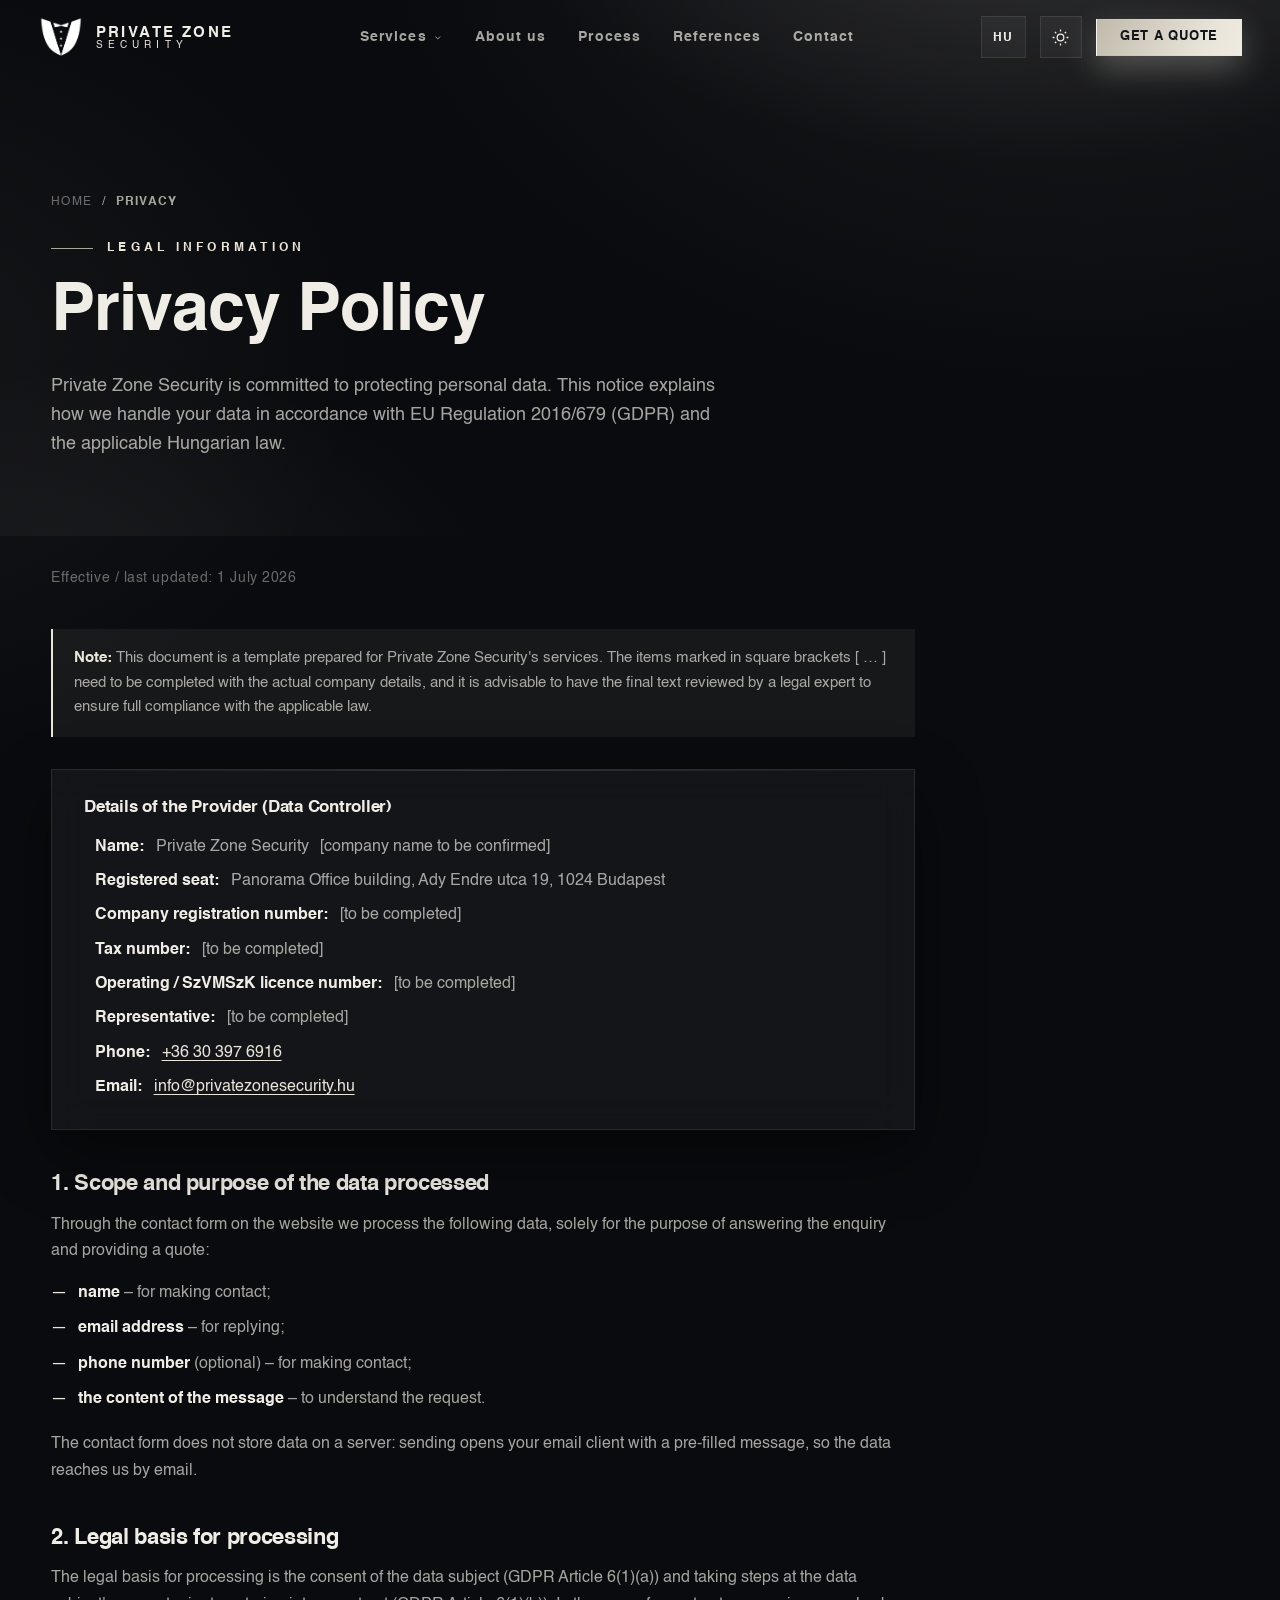
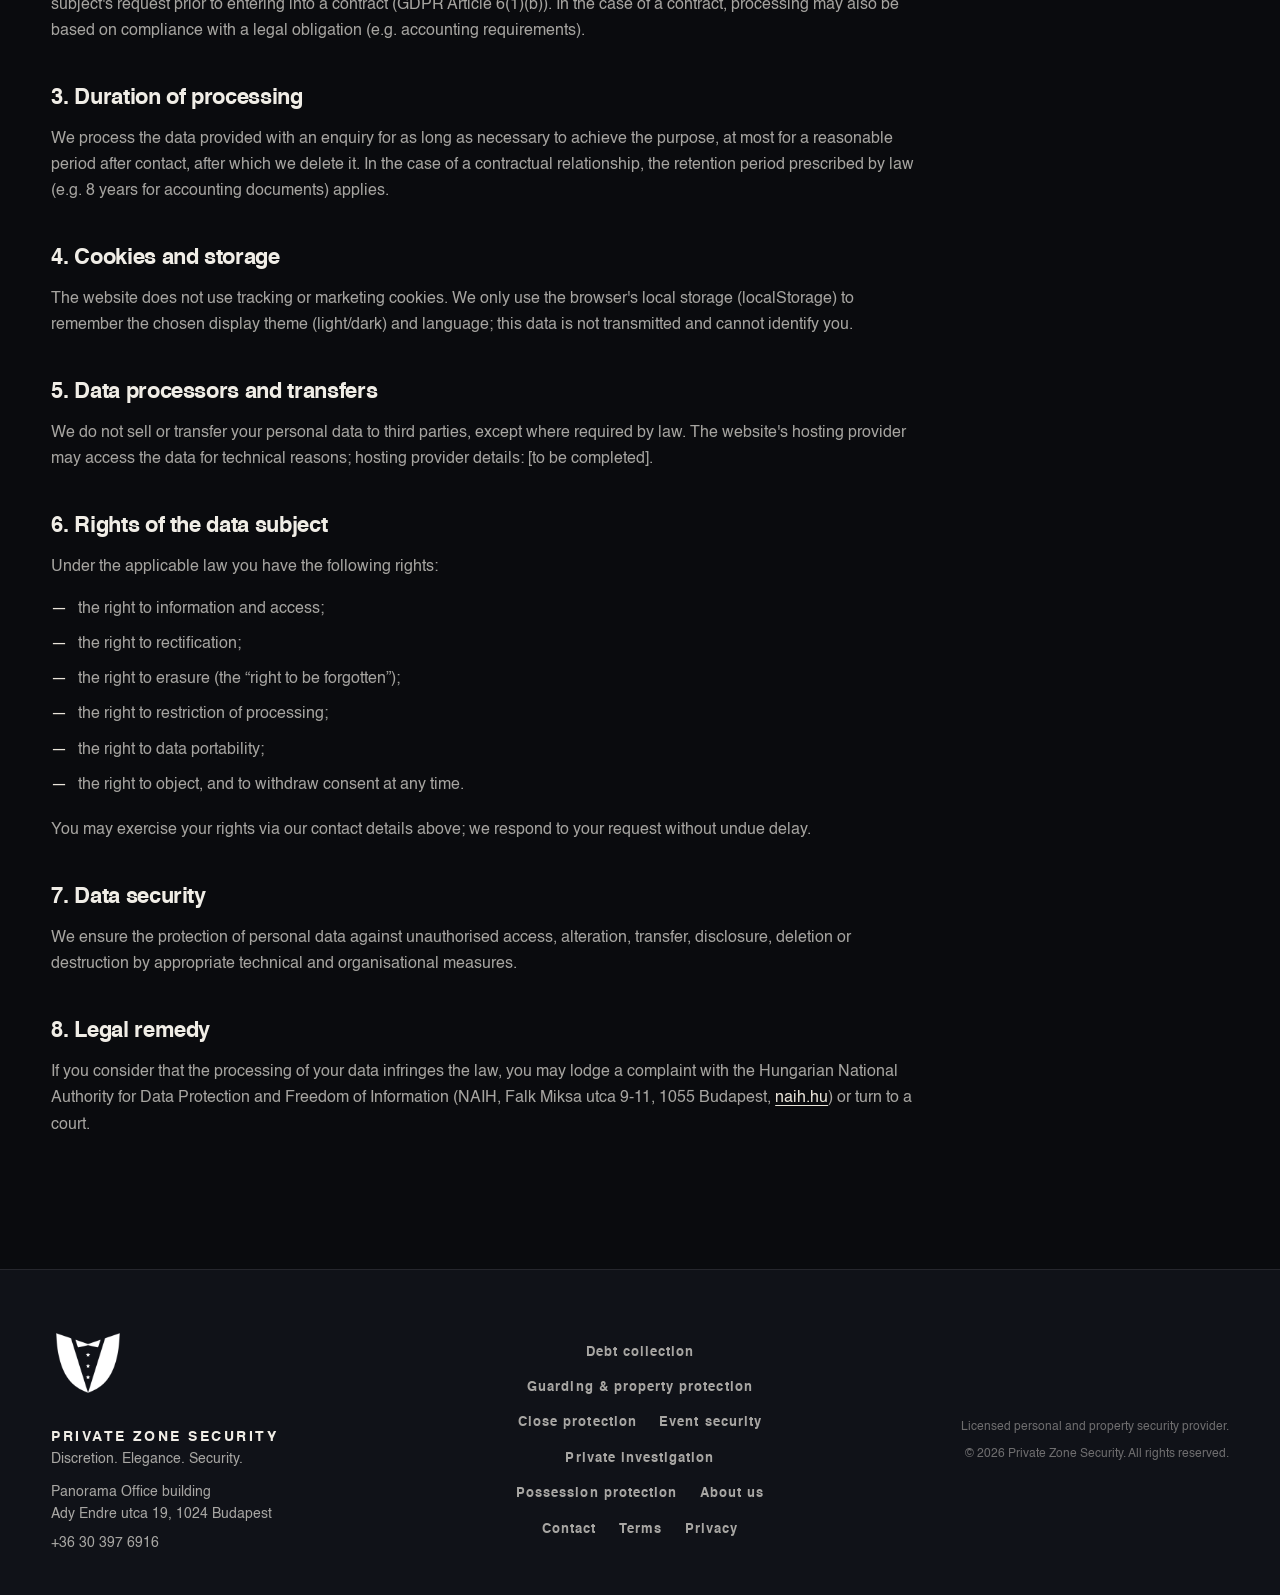
<file: adatvedelem.html>
<!DOCTYPE html>
<html lang="hu" data-theme="dark" data-title-hu="Adatvédelmi Nyilatkozat — Private Zone Security" data-title-en="Privacy Policy — Private Zone Security">
<head>
  <meta charset="UTF-8">
  <meta name="viewport" content="width=device-width, initial-scale=1.0">
  <script>document.documentElement.setAttribute('data-lang',(function(){try{var s=localStorage.getItem('pzs-lang');if(s==='hu'||s==='en')return s;var l=navigator.languages||[navigator.language||''];return [].some.call(l,function(x){return /^hu/i.test(x)})?'hu':'en'}catch(e){return 'hu'}})());</script>
  <title>Adatvédelmi Nyilatkozat — Private Zone Security</title>
  <meta name="description" content="A Private Zone Security adatkezelési tájékoztatója a GDPR és a hatályos adatvédelmi jogszabályok szerint.">
  <link rel="icon" type="image/png" sizes="32x32" href="assets/favicon-32.png">
  <link rel="icon" type="image/png" sizes="256x256" href="assets/favicon.png">
  <link rel="apple-touch-icon" href="assets/favicon.png">
  <link rel="stylesheet" href="css/style.css">
</head>
<body>

  <header class="nav" id="nav">
    <div class="nav-inner">
      <a href="index.html" class="brand" aria-label="Private Zone Security — kezdőlap">
        <span class="brand-mark"><img src="assets/logo-light.png" alt="" class="logo-on-dark">
          <img src="assets/logo-dark.png" alt="" class="logo-on-light"></span>
        <span class="brand-text">
          <strong>PRIVATE ZONE</strong>
          <em>SECURITY</em>
        </span>
      </a>

      <nav class="nav-links" id="navLinks" aria-label="Fő navigáció">
        <div class="has-dropdown">
          <button class="dropdown-toggle" aria-haspopup="true" aria-expanded="false">
            <span data-i18n="nav.services">Szolgáltatások</span>
            <svg class="caret" viewBox="0 0 24 24" aria-hidden="true"><path d="M6 9l6 6 6-6"/></svg>
          </button>
          <div class="dropdown">
            <div class="dropdown-inner">
              <a href="koveteleskezeles.html" data-i18n="svc.koveteles">Követeléskezelés</a>
              <a href="orzes-vedelem.html" data-i18n="svc.orzes">Őrzés-védelem</a>
              <a href="szemelyvedelem.html" data-i18n="svc.szemely">Személyvédelem</a>
              <a href="rendezvenybiztositas.html" data-i18n="svc.rendezveny">Rendezvénybiztosítás</a>
              <a href="magannyomozas.html" data-i18n="svc.magannyomozas">Magánnyomozás</a>
              <a href="birtokvedelem.html" data-i18n="svc.birtok">Birtokvédelem</a>
            </div>
          </div>
        </div>
        <a href="rolunk.html"  data-i18n="nav.about">Rólunk</a>
        <a href="index.html#folyamat" data-i18n="nav.process">Folyamat</a>
        <a href="index.html#referenciak" data-i18n="nav.references">Referenciák</a>
        <a href="kapcsolat.html"  data-i18n="nav.contact">Kapcsolat</a>
      </nav>

      <div class="nav-actions">
        <button class="lang-toggle" data-lang-toggle aria-label="Language">EN</button>
        <button class="theme-toggle" id="themeToggle" aria-label="Világos / sötét mód váltása">
          <svg class="icon-moon" viewBox="0 0 24 24" fill="none" stroke="currentColor" stroke-width="1.6"><path d="M21 12.8A9 9 0 1 1 11.2 3 7 7 0 0 0 21 12.8Z"/></svg>
          <svg class="icon-sun" viewBox="0 0 24 24" fill="none" stroke="currentColor" stroke-width="1.6"><circle cx="12" cy="12" r="4.2"/><path d="M12 2v2.4M12 19.6V22M2 12h2.4M19.6 12H22M4.9 4.9l1.7 1.7M17.4 17.4l1.7 1.7M19.1 4.9l-1.7 1.7M6.6 17.4l-1.7 1.7"/></svg>
        </button>
        <a href="kapcsolat.html" class="btn btn-gold btn-nav" data-i18n="nav.cta">Ajánlatkérés</a>
        <button class="hamburger" id="hamburger" aria-label="Menü megnyitása" aria-expanded="false">
          <span></span><span></span><span></span>
        </button>
      </div>
    </div>
  </header>

  <main>

    <section class="page-hero">
      <div class="container">

        <nav class="breadcrumb" aria-label="Morzsamenü">
          <a href="index.html"><span data-i18n-html="p124">Főoldal</span></a><span class="sep">/</span>
          <strong><span data-i18n-html="p125">Adatvédelem</span></strong>
        </nav>
        <p class="overline reveal"><span data-i18n-html="p126">Jogi tájékoztató</span></p>
        <h1 class="reveal d1"><span data-i18n-html="p127">Adatvédelmi Nyilatkozat</span></h1>
        <p class="lead reveal d2"><span data-i18n-html="p128">A Private Zone Security elkötelezett a személyes adatok védelme mellett. Jelen tájékoztató bemutatja, hogyan kezeljük az Ön adatait az EU 2016/679 (GDPR) rendelettel és a hatályos magyar jogszabályokkal összhangban.</span></p>
      </div>
    </section>

    <section class="section" style="padding-top:2rem">
      <div class="container">
        <article class="legal reveal">
          <p class="updated"><span data-i18n-html="p129">Hatályos / utolsó frissítés: 2026. július 1.</span></p>
          <div class="legal-note"><span data-i18n-html="p61"><strong>Megjegyzés:</strong> Ez a dokumentum sablon, amely a Private Zone Security szolgáltatásaihoz készült. A szögletes zárójelben [ … ] jelölt adatokat a tényleges cégadatokkal szükséges kitölteni, és a végleges szöveget javasolt jogi szakértővel véleményeztetni a hatályos jogszabályoknak való teljes megfelelés érdekében.</span>
          </div>
          <div class="legal-callout glass">
            <h3><span data-i18n-html="p44">A Szolgáltató (Adatkezelő) adatai</span></h3>
            <ul>
              <li><strong><span data-i18n-html="p45">Név:</span></strong> Private Zone Security <span data-i18n-html="p46">[cégnév pontosítandó]</span></li>
              <li><strong><span data-i18n-html="p47">Székhely:</span></strong> <span data-i18n-html="p48">Panorama Office irodaház, 1024 Budapest, Ady Endre utca 19</span></li>
              <li><strong><span data-i18n-html="p49">Cégjegyzékszám:</span></strong> <span data-i18n-html="p43">[kitöltendő]</span></li>
              <li><strong><span data-i18n-html="p50">Adószám:</span></strong> <span data-i18n-html="p43">[kitöltendő]</span></li>
              <li><strong><span data-i18n-html="p51">Működési / SzVMSzK engedély száma:</span></strong> <span data-i18n-html="p43">[kitöltendő]</span></li>
              <li><strong><span data-i18n-html="p52">Képviselő:</span></strong> <span data-i18n-html="p43">[kitöltendő]</span></li>
              <li><strong><span data-i18n-html="p53">Telefon:</span></strong> <a href="tel:+36303976916">+36 30 397 6916</a></li>
              <li><strong><span data-i18n-html="p54">E-mail:</span></strong> <a href="mailto:info@privatezonesecurity.hu">info@privatezonesecurity.hu</a></li>
            </ul>
          </div>
          <h2><span data-i18n-html="p96">1. A kezelt adatok köre és célja</span></h2>
          <p><span data-i18n-html="p97">A weboldalon a kapcsolatfelvételi űrlapon keresztül az alábbi adatokat kezeljük, kizárólag a megkeresés megválaszolása és az ajánlatadás céljából:</span></p>
          <ul>
            <li><span data-i18n-html="p98"><strong>név</strong> – a kapcsolatfelvételhez;</span></li>
            <li><span data-i18n-html="p99"><strong>e-mail cím</strong> – a válaszadáshoz;</span></li>
            <li><span data-i18n-html="p100"><strong>telefonszám</strong> (opcionális) – a kapcsolatfelvételhez;</span></li>
            <li><span data-i18n-html="p101"><strong>az üzenet tartalma</strong> – az igény megértéséhez.</span></li>
          </ul>
          <p><span data-i18n-html="p102">A kapcsolati űrlap az adatokat nem tárolja szerveren: az elküldés az Ön levelezőprogramját nyitja meg egy előre kitöltött e-maillel, így az adatok e-mailben jutnak el hozzánk.</span></p>
          <h2><span data-i18n-html="p103">2. Az adatkezelés jogalapja</span></h2>
          <p><span data-i18n-html="p104">Az adatkezelés jogalapja az érintett hozzájárulása (GDPR 6. cikk (1) a) pont), illetve a szerződés megkötését megelőző lépések megtétele az érintett kérésére (GDPR 6. cikk (1) b) pont). Szerződéskötés esetén az adatkezelést jogi kötelezettség teljesítése (pl. számviteli előírások) is megalapozhatja.</span></p>
          <h2><span data-i18n-html="p105">3. Az adatkezelés időtartama</span></h2>
          <p><span data-i18n-html="p106">A megkeresés kapcsán megadott adatokat a cél eléréséhez szükséges ideig, legfeljebb a kapcsolatfelvételt követő ésszerű ideig kezeljük, ezt követően töröljük. Szerződéses jogviszony esetén a jogszabályban előírt megőrzési idő (pl. számviteli bizonylatok esetén 8 év) az irányadó.</span></p>
          <h2><span data-i18n-html="p107">4. Sütik (cookies) és tárolás</span></h2>
          <p><span data-i18n-html="p108">A weboldal nem használ nyomkövető vagy marketing sütiket. Kizárólag a böngésző helyi tárolóját (localStorage) alkalmazzuk a választott megjelenési téma (világos/sötét) és nyelv megjegyzésére; ez az adat nem kerül továbbításra, és nem alkalmas személyazonosításra.</span></p>
          <h2><span data-i18n-html="p109">5. Adatfeldolgozók és adattovábbítás</span></h2>
          <p><span data-i18n-html="p110">Személyes adatait harmadik félnek nem adjuk el és nem továbbítjuk, kivéve, ha erre jogszabály kötelez. A weboldal tárhelyszolgáltatója az adatokhoz technikai okból hozzáférhet; a tárhelyszolgáltató adatai: [kitöltendő].</span></p>
          <h2><span data-i18n-html="p111">6. Az érintett jogai</span></h2>
          <p><span data-i18n-html="p112">Az irányadó jogszabályok szerint Önt megilletik az alábbi jogok:</span></p>
          <ul>
            <li><span data-i18n-html="p113">tájékoztatáshoz és hozzáféréshez való jog;</span></li>
            <li><span data-i18n-html="p114">helyesbítéshez való jog;</span></li>
            <li><span data-i18n-html="p115">törléshez való jog („elfeledtetéshez való jog");</span></li>
            <li><span data-i18n-html="p116">az adatkezelés korlátozásához való jog;</span></li>
            <li><span data-i18n-html="p117">adathordozhatósághoz való jog;</span></li>
            <li><span data-i18n-html="p118">tiltakozáshoz való jog, valamint a hozzájárulás bármikori visszavonása.</span></li>
          </ul>
          <p><span data-i18n-html="p119">Jogai gyakorlását a fenti elérhetőségeinken kezdeményezheti; kérelmére indokolatlan késedelem nélkül válaszolunk.</span></p>
          <h2><span data-i18n-html="p120">7. Adatbiztonság</span></h2>
          <p><span data-i18n-html="p121">Megfelelő technikai és szervezési intézkedésekkel gondoskodunk a személyes adatok védelméről a jogosulatlan hozzáférés, megváltoztatás, továbbítás, nyilvánosságra hozatal, törlés vagy megsemmisítés ellen.</span></p>
          <h2><span data-i18n-html="p122">8. Jogorvoslat</span></h2>
          <p><span data-i18n-html="p123">Amennyiben úgy ítéli meg, hogy adatai kezelése jogsértő, panaszt tehet a Nemzeti Adatvédelmi és Információszabadság Hatóságnál (NAIH, 1055 Budapest, Falk Miksa utca 9-11., <a href="https://naih.hu" target="_blank" rel="noopener">naih.hu</a>), illetve bírósághoz fordulhat.</span></p>
        </article>
      </div>
    </section>

  </main>

  <footer class="footer">
    <div class="container footer-grid">
      <div class="footer-brand">
        <img src="assets/logo-light.png" alt="Private Zone Security logó" class="footer-logo logo-on-dark">
        <img src="assets/logo-dark.png" alt="Private Zone Security logó" class="footer-logo logo-on-light">
        <p><strong>PRIVATE ZONE SECURITY</strong><br><span data-i18n="footer.tagline">Diszkréció. Elegancia. Biztonság.</span></p>
        <p style="margin-top:.6rem"><span data-i18n="footer.addr1">Panorama Office irodaház</span><br><span data-i18n="footer.addr2">1024 Budapest, Ady Endre utca 19</span></p>
        <p style="margin-top:.4rem"><a href="tel:+36303976916" style="color:inherit;text-decoration:none">+36 30 397 6916</a></p>
      </div>
      <nav class="footer-nav" aria-label="Lábléc navigáció">
        <a href="koveteleskezeles.html" data-i18n="svc.koveteles">Követeléskezelés</a>
        <a href="orzes-vedelem.html" data-i18n="svc.orzes">Őrzés-védelem</a>
        <a href="szemelyvedelem.html" data-i18n="svc.szemely">Személyvédelem</a>
        <a href="rendezvenybiztositas.html" data-i18n="svc.rendezveny">Rendezvénybiztosítás</a>
        <a href="magannyomozas.html" data-i18n="svc.magannyomozas">Magánnyomozás</a>
        <a href="birtokvedelem.html" data-i18n="svc.birtok">Birtokvédelem</a>
        <a href="rolunk.html" data-i18n="nav.about">Rólunk</a>
        <a href="kapcsolat.html" data-i18n="nav.contact">Kapcsolat</a>
        <a href="aszf.html" data-i18n="footer.aszf">ÁSZF</a>
        <a href="adatvedelem.html" data-i18n="footer.privacy">Adatvédelem</a>
      </nav>
      <div class="footer-meta">
        <p data-i18n="footer.note">Hatósági engedéllyel rendelkező személy- és vagyonvédelmi szolgáltató.</p>
        <p>© <span id="year"></span> Private Zone Security. <span data-i18n="footer.rights">Minden jog fenntartva.</span></p>
      </div>
    </div>
  </footer>

  <script src="js/i18n-dict.js"></script>
  <script src="js/i18n-pages.js"></script>
  <script src="js/i18n.js"></script>
  <script src="js/main.js"></script>
</body>
</html>
</file>
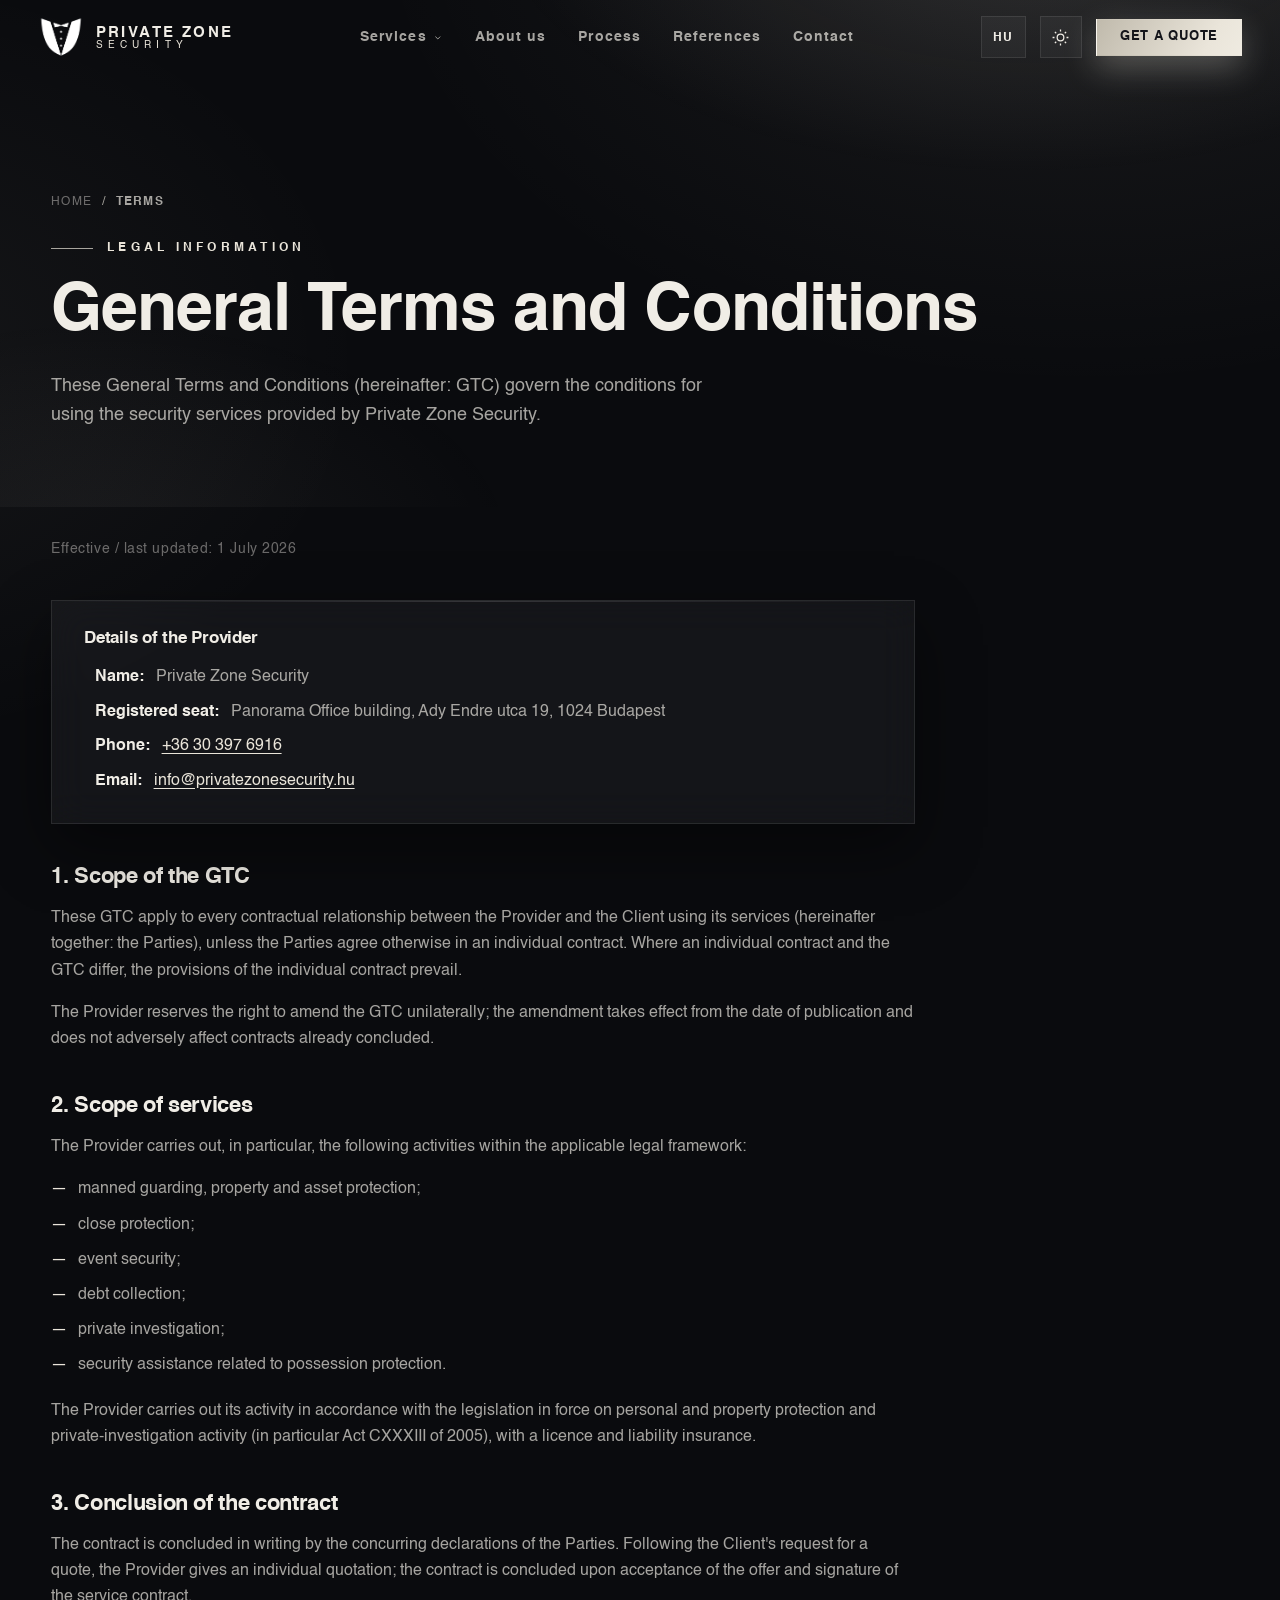
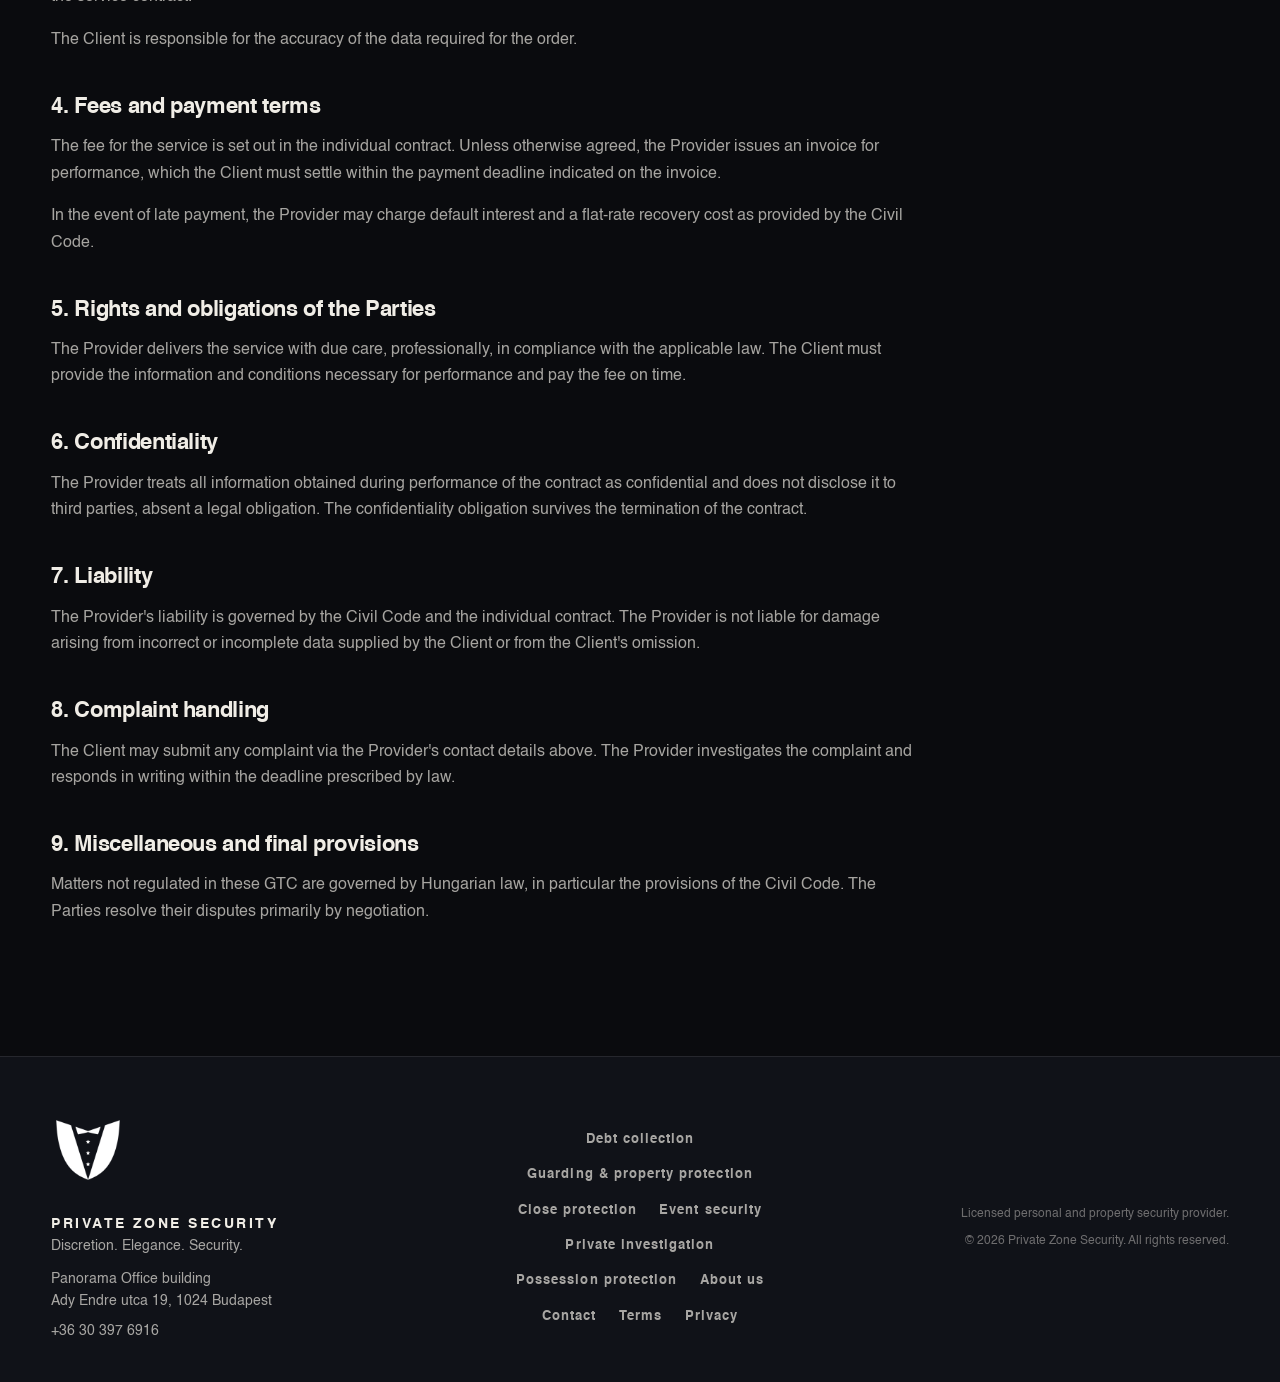
<file: aszf.html>
<!DOCTYPE html>
<html lang="hu" data-theme="dark" data-title-hu="Általános Szerződési Feltételek — Private Zone Security" data-title-en="General Terms and Conditions — Private Zone Security">
<head>
  <meta charset="UTF-8">
  <meta name="viewport" content="width=device-width, initial-scale=1.0">
  <script>document.documentElement.setAttribute('data-lang',(function(){try{var s=localStorage.getItem('pzs-lang');if(s==='hu'||s==='en')return s;var l=navigator.languages||[navigator.language||''];return [].some.call(l,function(x){return /^hu/i.test(x)})?'hu':'en'}catch(e){return 'hu'}})());</script>
  <title>Általános Szerződési Feltételek — Private Zone Security</title>
  <meta name="description" content="A Private Zone Security személy- és vagyonvédelmi szolgáltatásaira vonatkozó Általános Szerződési Feltételek.">
  <link rel="icon" type="image/png" sizes="32x32" href="assets/favicon-32.png">
  <link rel="icon" type="image/png" sizes="256x256" href="assets/favicon.png">
  <link rel="apple-touch-icon" href="assets/favicon.png">
  <link rel="stylesheet" href="css/style.css">
</head>
<body>

  <header class="nav" id="nav">
    <div class="nav-inner">
      <a href="index.html" class="brand" aria-label="Private Zone Security — kezdőlap">
        <span class="brand-mark"><img src="assets/logo-light.png" alt="" class="logo-on-dark">
          <img src="assets/logo-dark.png" alt="" class="logo-on-light"></span>
        <span class="brand-text">
          <strong>PRIVATE ZONE</strong>
          <em>SECURITY</em>
        </span>
      </a>

      <nav class="nav-links" id="navLinks" aria-label="Fő navigáció">
        <div class="has-dropdown">
          <button class="dropdown-toggle" aria-haspopup="true" aria-expanded="false">
            <span data-i18n="nav.services">Szolgáltatások</span>
            <svg class="caret" viewBox="0 0 24 24" aria-hidden="true"><path d="M6 9l6 6 6-6"/></svg>
          </button>
          <div class="dropdown">
            <div class="dropdown-inner">
              <a href="koveteleskezeles.html" data-i18n="svc.koveteles">Követeléskezelés</a>
              <a href="orzes-vedelem.html" data-i18n="svc.orzes">Őrzés-védelem</a>
              <a href="szemelyvedelem.html" data-i18n="svc.szemely">Személyvédelem</a>
              <a href="rendezvenybiztositas.html" data-i18n="svc.rendezveny">Rendezvénybiztosítás</a>
              <a href="magannyomozas.html" data-i18n="svc.magannyomozas">Magánnyomozás</a>
              <a href="birtokvedelem.html" data-i18n="svc.birtok">Birtokvédelem</a>
            </div>
          </div>
        </div>
        <a href="rolunk.html"  data-i18n="nav.about">Rólunk</a>
        <a href="index.html#folyamat" data-i18n="nav.process">Folyamat</a>
        <a href="index.html#referenciak" data-i18n="nav.references">Referenciák</a>
        <a href="kapcsolat.html"  data-i18n="nav.contact">Kapcsolat</a>
      </nav>

      <div class="nav-actions">
        <button class="lang-toggle" data-lang-toggle aria-label="Language">EN</button>
        <button class="theme-toggle" id="themeToggle" aria-label="Világos / sötét mód váltása">
          <svg class="icon-moon" viewBox="0 0 24 24" fill="none" stroke="currentColor" stroke-width="1.6"><path d="M21 12.8A9 9 0 1 1 11.2 3 7 7 0 0 0 21 12.8Z"/></svg>
          <svg class="icon-sun" viewBox="0 0 24 24" fill="none" stroke="currentColor" stroke-width="1.6"><circle cx="12" cy="12" r="4.2"/><path d="M12 2v2.4M12 19.6V22M2 12h2.4M19.6 12H22M4.9 4.9l1.7 1.7M17.4 17.4l1.7 1.7M19.1 4.9l-1.7 1.7M6.6 17.4l-1.7 1.7"/></svg>
        </button>
        <a href="kapcsolat.html" class="btn btn-gold btn-nav" data-i18n="nav.cta">Ajánlatkérés</a>
        <button class="hamburger" id="hamburger" aria-label="Menü megnyitása" aria-expanded="false">
          <span></span><span></span><span></span>
        </button>
      </div>
    </div>
  </header>

  <main>

    <section class="page-hero">
      <div class="container">

        <nav class="breadcrumb" aria-label="Morzsamenü">
          <a href="index.html"><span data-i18n-html="p90">Főoldal</span></a><span class="sep">/</span>
          <strong><span data-i18n-html="p91">ÁSZF</span></strong>
        </nav>
        <p class="overline reveal"><span data-i18n-html="p92">Jogi tájékoztató</span></p>
        <h1 class="reveal d1"><span data-i18n-html="p93">Általános Szerződési Feltételek</span></h1>
        <p class="lead reveal d2"><span data-i18n-html="p94">Jelen Általános Szerződési Feltételek (a továbbiakban: ÁSZF) a Private Zone Security által nyújtott biztonsági szolgáltatások igénybevételének feltételeit szabályozzák.</span></p>
      </div>
    </section>

    <section class="section" style="padding-top:2rem">
      <div class="container">
        <article class="legal reveal">
          <p class="updated"><span data-i18n-html="p95">Hatályos / utolsó frissítés: 2026. július 1.</span></p>
          <div class="legal-callout glass">
            <h3><span data-i18n-html="p55">A Szolgáltató adatai</span></h3>
            <ul>
              <li><strong><span data-i18n-html="p56">Név:</span></strong> Private Zone Security</li>
              <li><strong><span data-i18n-html="p57">Székhely:</span></strong> <span data-i18n-html="p58">Panorama Office irodaház, 1024 Budapest, Ady Endre utca 19</span></li>
              <li><strong><span data-i18n-html="p59">Telefon:</span></strong> <a href="tel:+36303976916">+36 30 397 6916</a></li>
              <li><strong><span data-i18n-html="p60">E-mail:</span></strong> <a href="mailto:info@privatezonesecurity.hu">info@privatezonesecurity.hu</a></li>
            </ul>
          </div>
          <h2><span data-i18n-html="p62">1. Az ÁSZF hatálya</span></h2>
          <p><span data-i18n-html="p63">Jelen ÁSZF a Szolgáltató és a szolgáltatásait igénybe vevő Megrendelő (a továbbiakban együtt: Felek) között létrejövő valamennyi szerződéses jogviszonyra irányadó, kivéve, ha a Felek egyedi szerződésben ettől eltérően állapodnak meg. Egyedi szerződés és az ÁSZF eltérése esetén az egyedi szerződés rendelkezései az irányadók.</span></p>
          <p><span data-i18n-html="p64">A Szolgáltató fenntartja a jogot az ÁSZF egyoldalú módosítására; a módosítás a közzététel napjától hatályos, a már megkötött szerződéseket nem érinti hátrányosan.</span></p>
          <h2><span data-i18n-html="p65">2. A szolgáltatások köre</span></h2>
          <p><span data-i18n-html="p66">A Szolgáltató különösen az alábbi tevékenységeket végzi, a vonatkozó jogszabályi keretek között:</span></p>
          <ul>
            <li><span data-i18n-html="p67">élőerős őrzés-védelem, objektum- és vagyonvédelem;</span></li>
            <li><span data-i18n-html="p68">személyvédelem;</span></li>
            <li><span data-i18n-html="p69">rendezvénybiztosítás;</span></li>
            <li><span data-i18n-html="p70">követeléskezelés;</span></li>
            <li><span data-i18n-html="p71">magánnyomozás;</span></li>
            <li><span data-i18n-html="p72">birtokvédelemmel összefüggő biztonsági közreműködés.</span></li>
          </ul>
          <p><span data-i18n-html="p73">A Szolgáltató tevékenységét a személy- és vagyonvédelmi, valamint a magánnyomozói tevékenység szabályairól szóló hatályos jogszabályok (különösen a 2005. évi CXXXIII. törvény) szerint, engedéllyel és felelősségbiztosítással végzi.</span></p>
          <h2><span data-i18n-html="p74">3. A szerződés létrejötte</span></h2>
          <p><span data-i18n-html="p75">A szerződés a Felek egyező akaratnyilatkozatával, írásban jön létre. A Megrendelő ajánlatkérését követően a Szolgáltató egyedi árajánlatot ad; a szerződés az ajánlat elfogadásával és a szolgáltatási szerződés aláírásával jön létre.</span></p>
          <p><span data-i18n-html="p76">A megrendeléshez szükséges adatok valódiságáért a Megrendelő felel.</span></p>
          <h2><span data-i18n-html="p77">4. Díjazás és fizetési feltételek</span></h2>
          <p><span data-i18n-html="p78">A szolgáltatás díját az egyedi szerződés tartalmazza. Eltérő megállapodás hiányában a Szolgáltató a teljesítésről számlát állít ki, amelyet a Megrendelő a számlán feltüntetett fizetési határidőn belül köteles kiegyenlíteni.</span></p>
          <p><span data-i18n-html="p79">Késedelmes fizetés esetén a Szolgáltató a Ptk. szerinti késedelmi kamatot és behajtási költségátalányt érvényesíthet.</span></p>
          <h2><span data-i18n-html="p80">5. A Felek jogai és kötelezettségei</span></h2>
          <p><span data-i18n-html="p81">A Szolgáltató a szolgáltatást a tőle elvárható gondossággal, szakszerűen, a vonatkozó jogszabályok betartásával nyújtja. A Megrendelő köteles a teljesítéshez szükséges információkat és feltételeket biztosítani, valamint a díjat határidőben megfizetni.</span></p>
          <h2><span data-i18n-html="p82">6. Titoktartás</span></h2>
          <p><span data-i18n-html="p83">A Szolgáltató a szerződés teljesítése során tudomására jutott minden információt bizalmasan kezel, azt harmadik félnek – jogszabályi kötelezettség hiányában – nem adja ki. A titoktartási kötelezettség a szerződés megszűnését követően is fennmarad.</span></p>
          <h2><span data-i18n-html="p84">7. Felelősség</span></h2>
          <p><span data-i18n-html="p85">A Szolgáltató felelősségére a Ptk. és az egyedi szerződés rendelkezései az irányadók. A Szolgáltató nem felel a Megrendelő által szolgáltatott hibás vagy hiányos adatokból, illetve a Megrendelő mulasztásából eredő károkért.</span></p>
          <h2><span data-i18n-html="p86">8. Panaszkezelés</span></h2>
          <p><span data-i18n-html="p87">A Megrendelő az esetleges panaszát a Szolgáltató fenti elérhetőségein jelentheti be. A Szolgáltató a panaszt kivizsgálja, és a jogszabályban meghatározott határidőn belül írásban válaszol.</span></p>
          <h2><span data-i18n-html="p88">9. Vegyes és záró rendelkezések</span></h2>
          <p><span data-i18n-html="p89">A jelen ÁSZF-ben nem szabályozott kérdésekben a magyar jog, különösen a Polgári Törvénykönyv rendelkezései az irányadók. A Felek a jogvitáikat elsősorban egyeztetés útján rendezik.</span></p>
        </article>
      </div>
    </section>

  </main>

  <footer class="footer">
    <div class="container footer-grid">
      <div class="footer-brand">
        <img src="assets/logo-light.png" alt="Private Zone Security logó" class="footer-logo logo-on-dark">
        <img src="assets/logo-dark.png" alt="Private Zone Security logó" class="footer-logo logo-on-light">
        <p><strong>PRIVATE ZONE SECURITY</strong><br><span data-i18n="footer.tagline">Diszkréció. Elegancia. Biztonság.</span></p>
        <p style="margin-top:.6rem"><span data-i18n="footer.addr1">Panorama Office irodaház</span><br><span data-i18n="footer.addr2">1024 Budapest, Ady Endre utca 19</span></p>
        <p style="margin-top:.4rem"><a href="tel:+36303976916" style="color:inherit;text-decoration:none">+36 30 397 6916</a></p>
      </div>
      <nav class="footer-nav" aria-label="Lábléc navigáció">
        <a href="koveteleskezeles.html" data-i18n="svc.koveteles">Követeléskezelés</a>
        <a href="orzes-vedelem.html" data-i18n="svc.orzes">Őrzés-védelem</a>
        <a href="szemelyvedelem.html" data-i18n="svc.szemely">Személyvédelem</a>
        <a href="rendezvenybiztositas.html" data-i18n="svc.rendezveny">Rendezvénybiztosítás</a>
        <a href="magannyomozas.html" data-i18n="svc.magannyomozas">Magánnyomozás</a>
        <a href="birtokvedelem.html" data-i18n="svc.birtok">Birtokvédelem</a>
        <a href="rolunk.html" data-i18n="nav.about">Rólunk</a>
        <a href="kapcsolat.html" data-i18n="nav.contact">Kapcsolat</a>
        <a href="aszf.html" data-i18n="footer.aszf">ÁSZF</a>
        <a href="adatvedelem.html" data-i18n="footer.privacy">Adatvédelem</a>
      </nav>
      <div class="footer-meta">
        <p data-i18n="footer.note">Hatósági engedéllyel rendelkező személy- és vagyonvédelmi szolgáltató.</p>
        <p>© <span id="year"></span> Private Zone Security. <span data-i18n="footer.rights">Minden jog fenntartva.</span></p>
      </div>
    </div>
  </footer>

  <script src="js/i18n-dict.js"></script>
  <script src="js/i18n-pages.js"></script>
  <script src="js/i18n.js"></script>
  <script src="js/main.js"></script>
</body>
</html>
</file>
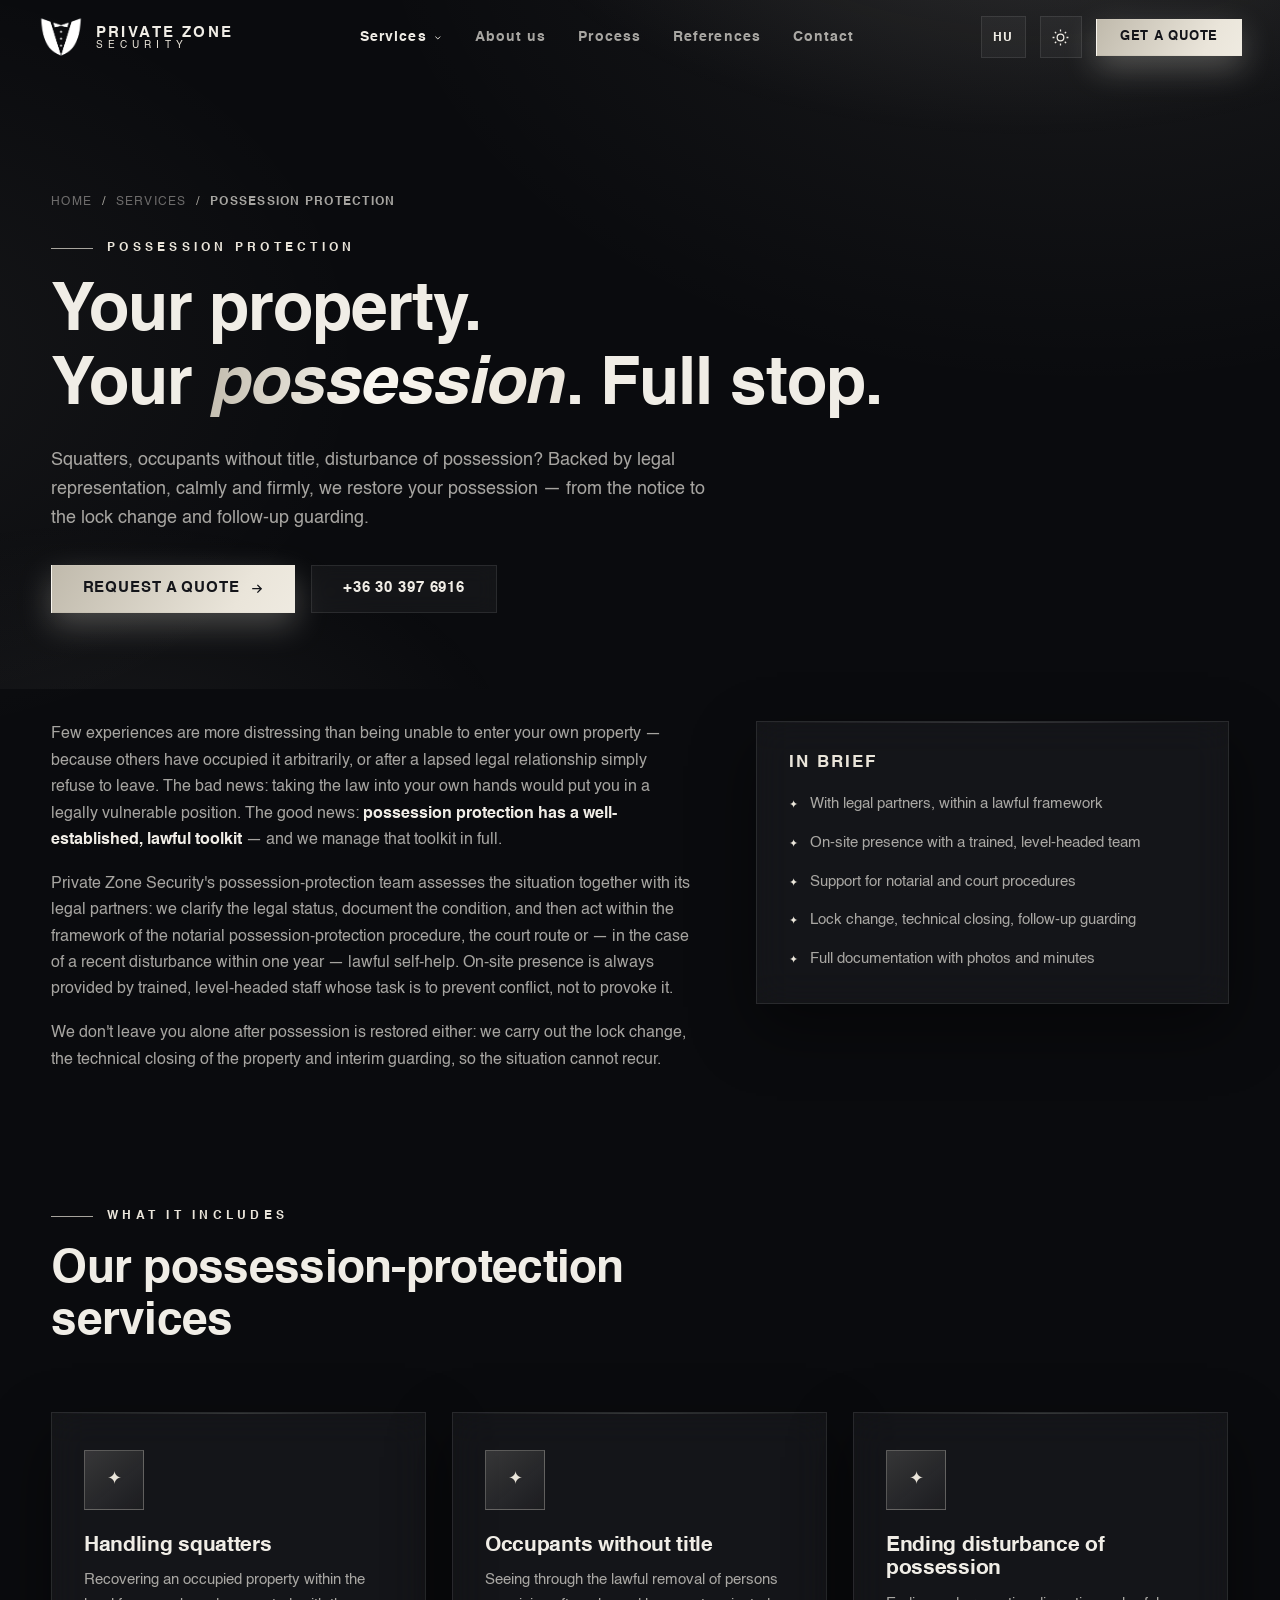
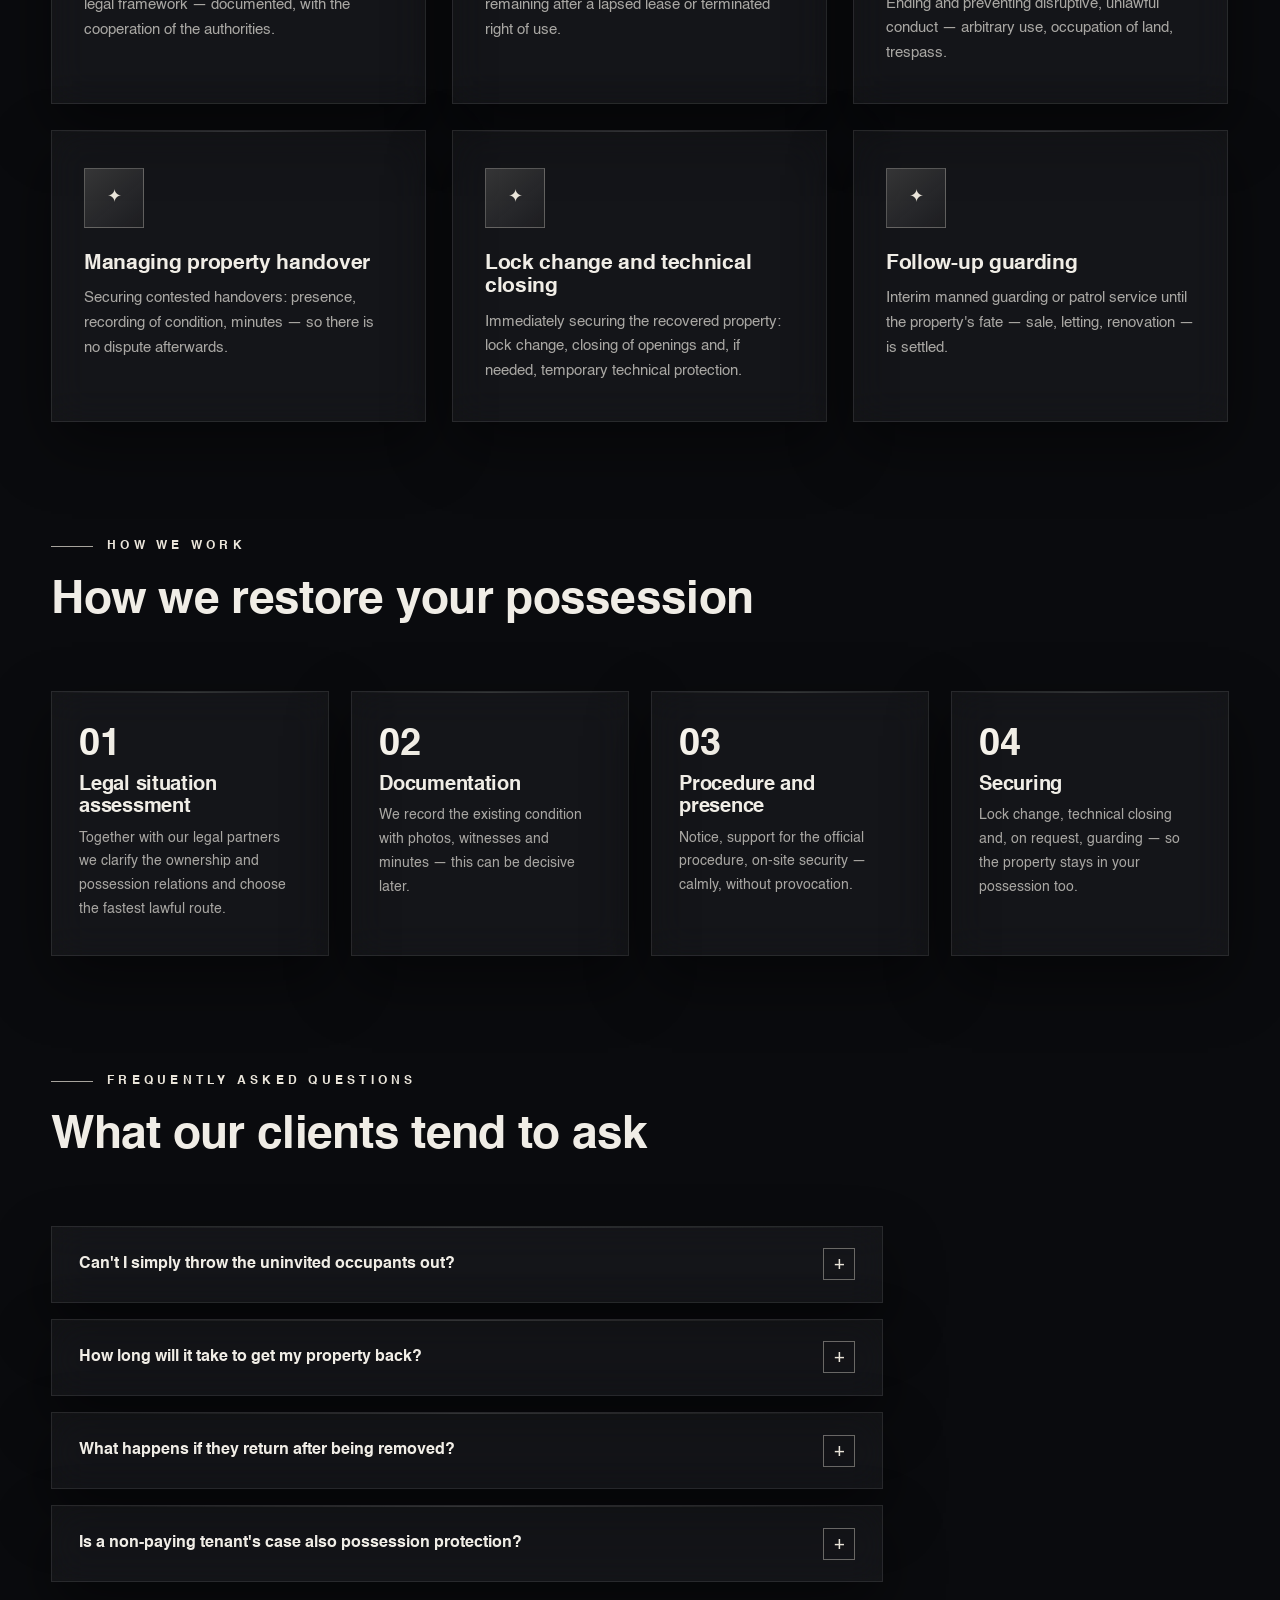
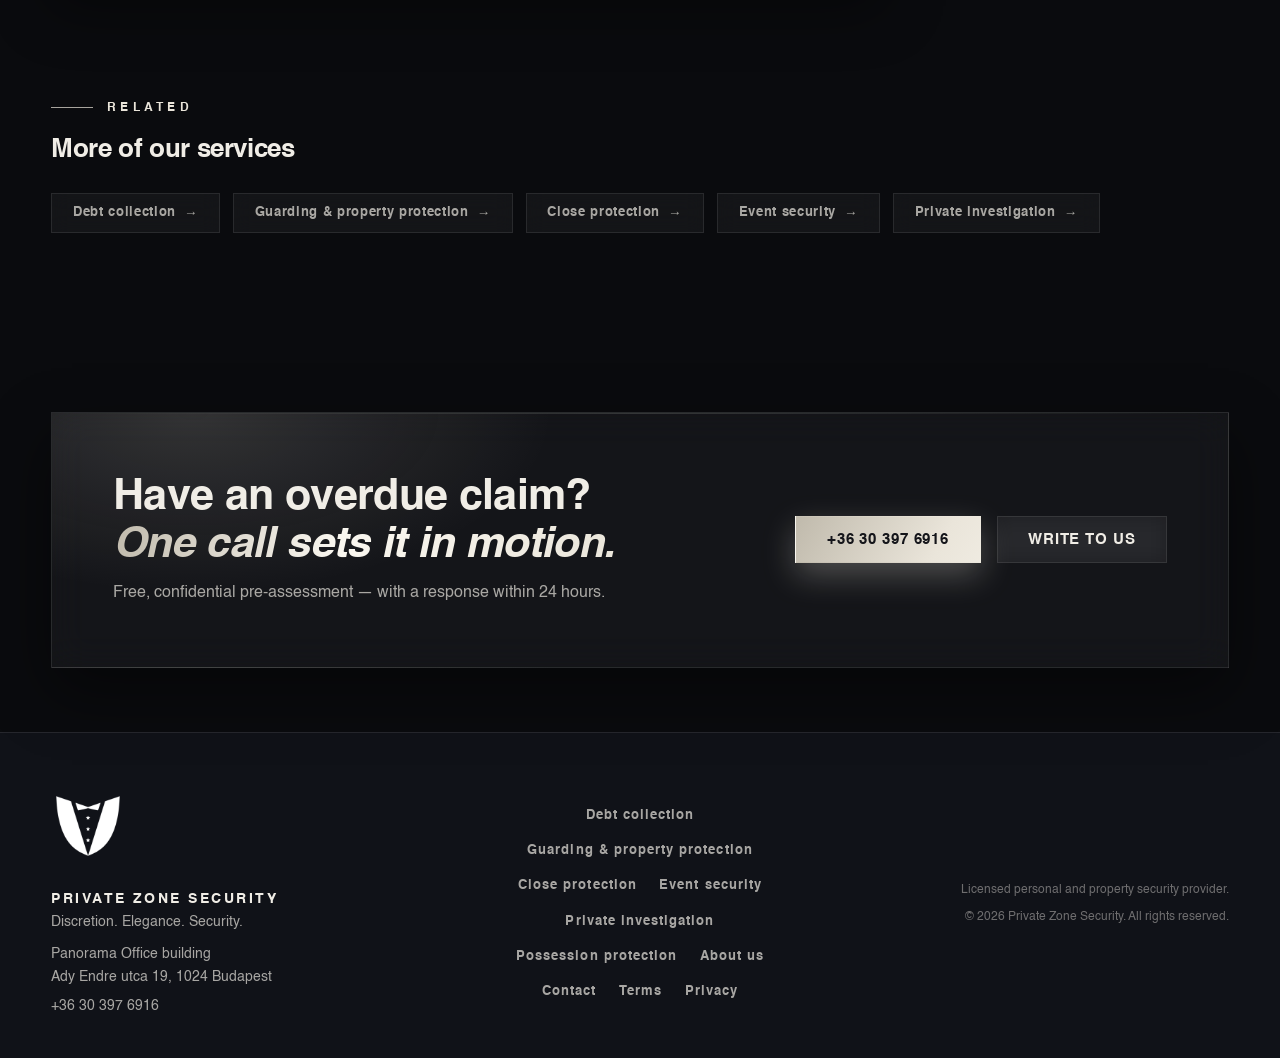
<file: birtokvedelem.html>
<!DOCTYPE html>
<html lang="hu" data-theme="dark" data-title-hu="Birtokvédelem — Private Zone Security" data-title-en="Possession protection — Private Zone Security">
<head>
  <meta charset="UTF-8">
  <meta name="viewport" content="width=device-width, initial-scale=1.0">
  <script>document.documentElement.setAttribute('data-lang',(function(){try{var s=localStorage.getItem('pzs-lang');if(s==='hu'||s==='en')return s;var l=navigator.languages||[navigator.language||''];return [].some.call(l,function(x){return /^hu/i.test(x)})?'hu':'en'}catch(e){return 'hu'}})());</script>
  <title>Birtokvédelem — Private Zone Security</title>
  <meta name="description" content="Birtokvédelem és ingatlan-visszafoglalás jogszerűen: önkényes lakásfoglalók és jogcím nélküli bentlakók kezelése, zárcsere, utólagos őrzés — Private Zone Security.">
  <link rel="icon" type="image/png" sizes="32x32" href="assets/favicon-32.png">
  <link rel="icon" type="image/png" sizes="256x256" href="assets/favicon.png">
  <link rel="apple-touch-icon" href="assets/favicon.png">
  <link rel="stylesheet" href="css/style.css">
</head>
<body>

  <header class="nav" id="nav">
    <div class="nav-inner">
      <a href="index.html" class="brand" aria-label="Private Zone Security — kezdőlap">
        <span class="brand-mark"><img src="assets/logo-light.png" alt="" class="logo-on-dark">
          <img src="assets/logo-dark.png" alt="" class="logo-on-light"></span>
        <span class="brand-text">
          <strong>PRIVATE ZONE</strong>
          <em>SECURITY</em>
        </span>
      </a>

      <nav class="nav-links" id="navLinks" aria-label="Fő navigáció">
        <div class="has-dropdown">
          <button class="dropdown-toggle active" aria-haspopup="true" aria-expanded="false">
            <span data-i18n="nav.services">Szolgáltatások</span>
            <svg class="caret" viewBox="0 0 24 24" aria-hidden="true"><path d="M6 9l6 6 6-6"/></svg>
          </button>
          <div class="dropdown">
            <div class="dropdown-inner">
              <a href="koveteleskezeles.html" data-i18n="svc.koveteles">Követeléskezelés</a>
              <a href="orzes-vedelem.html" data-i18n="svc.orzes">Őrzés-védelem</a>
              <a href="szemelyvedelem.html" data-i18n="svc.szemely">Személyvédelem</a>
              <a href="rendezvenybiztositas.html" data-i18n="svc.rendezveny">Rendezvénybiztosítás</a>
              <a href="magannyomozas.html" data-i18n="svc.magannyomozas">Magánnyomozás</a>
              <a href="birtokvedelem.html" class="active" data-i18n="svc.birtok">Birtokvédelem</a>
            </div>
          </div>
        </div>
        <a href="rolunk.html"  data-i18n="nav.about">Rólunk</a>
        <a href="index.html#folyamat" data-i18n="nav.process">Folyamat</a>
        <a href="index.html#referenciak" data-i18n="nav.references">Referenciák</a>
        <a href="kapcsolat.html"  data-i18n="nav.contact">Kapcsolat</a>
      </nav>

      <div class="nav-actions">
        <button class="lang-toggle" data-lang-toggle aria-label="Language">EN</button>
        <button class="theme-toggle" id="themeToggle" aria-label="Világos / sötét mód váltása">
          <svg class="icon-moon" viewBox="0 0 24 24" fill="none" stroke="currentColor" stroke-width="1.6"><path d="M21 12.8A9 9 0 1 1 11.2 3 7 7 0 0 0 21 12.8Z"/></svg>
          <svg class="icon-sun" viewBox="0 0 24 24" fill="none" stroke="currentColor" stroke-width="1.6"><circle cx="12" cy="12" r="4.2"/><path d="M12 2v2.4M12 19.6V22M2 12h2.4M19.6 12H22M4.9 4.9l1.7 1.7M17.4 17.4l1.7 1.7M19.1 4.9l-1.7 1.7M6.6 17.4l-1.7 1.7"/></svg>
        </button>
        <a href="kapcsolat.html" class="btn btn-gold btn-nav" data-i18n="nav.cta">Ajánlatkérés</a>
        <button class="hamburger" id="hamburger" aria-label="Menü megnyitása" aria-expanded="false">
          <span></span><span></span><span></span>
        </button>
      </div>
    </div>
  </header>

  <main>

    <section class="page-hero">
      <div class="container">
        <div class="page-hero-inner">
          <div class="page-hero-copy">

        <nav class="breadcrumb" aria-label="Morzsamenü">
          <a href="index.html"><span data-i18n-html="p390">Főoldal</span></a><span class="sep">/</span>
          <a href="index.html#szolgaltatasok"><span data-i18n-html="p391">Szolgáltatások</span></a><span class="sep">/</span>
          <strong><span data-i18n-html="p392">Birtokvédelem</span></strong>
        </nav>
            <p class="overline reveal"><span data-i18n-html="p393">Birtokvédelem</span></p>
            <h1 class="reveal d1"><span data-i18n-html="p394">Az Ön ingatlana.<br>Az Ön <span class="gold-text">birtoka</span>. Pont.</span></h1>
            <p class="lead reveal d2"><span data-i18n-html="p395">Önkényes beköltözők, jogcím nélküli bentlakók, birtokháborítás? Jogi képviselettel megtámogatva, higgadtan és határozottan állítjuk helyre az Ön birtokát — a felszólítástól a zárcseréig és az utólagos őrzésig.</span></p>
            <div class="hero-cta reveal d3">
              <a href="kapcsolat.html" class="btn btn-gold"><span data-i18n-html="p396">Ajánlatot kérek</span>
                <svg viewBox="0 0 24 24" fill="none" stroke="currentColor" stroke-width="2"><path d="M5 12h14M13 6l6 6-6 6"/></svg>
              </a>
              <a href="tel:+36303976916" class="btn btn-ghost">+36 30 397 6916</a>
            </div>
          </div>

        </div>
      </div>
    </section>

    <section class="section" style="padding-top:2rem">
      <div class="container intro-grid">
        <div class="intro-copy reveal">
          <p><span data-i18n-html="p397">Kevés felkavaróbb élmény van, mint amikor a saját ingatlanába nem tud belépni — mert azt mások önkényesen elfoglalták, vagy egy lejárt jogviszony után egyszerűen nem hajlandók elhagyni. A rossz hír: az önbíráskodás Önt hozná jogilag támadható helyzetbe. A jó hír: <strong>a birtokvédelemnek kiforrott, jogszerű eszköztára van</strong> — és mi ezt az eszköztárat teljes egészében kezeljük.</span></p>
          <p><span data-i18n-html="p398">A Private Zone Security birtokvédelmi csapata ügyvédi partnereivel közösen méri fel a helyzetet: tisztázzuk a jogi státuszt, dokumentáljuk az állapotot, majd a jegyzői birtokvédelmi eljárás, a bírósági út vagy — friss, egy éven belüli birtokháborítás esetén — a jogos önhatalom keretei között járunk el. A helyszíni jelenlétet minden esetben képzett, higgadt munkatársak biztosítják, akiknek a feladata a konfliktus megelőzése, nem a gerjesztése.</span></p>
          <p><span data-i18n-html="p399">A birtok helyreállítása után sem hagyjuk magára: a zárcserét, az ingatlan műszaki zárását és az átmeneti őrzést is elvégezzük, hogy a helyzet ne ismétlődhessen meg.</span></p>
        </div>
        <aside class="glass facts reveal d1">
          <h3><span data-i18n-html="p400">Röviden</span></h3>
          <ul>
            <li><span data-i18n-html="p401">Ügyvédi partnerekkel, jogszerű keretek között</span></li>
            <li><span data-i18n-html="p402">Helyszíni jelenlét képzett, higgadt csapattal</span></li>
            <li><span data-i18n-html="p403">Jegyzői és bírósági eljárások támogatása</span></li>
            <li><span data-i18n-html="p404">Zárcsere, műszaki zárás, utólagos őrzés</span></li>
            <li><span data-i18n-html="p405">Teljes dokumentálás fotóval és jegyzőkönyvvel</span></li>
          </ul>
        </aside>
      </div>
    </section>

    <section class="section" style="padding-top:0">
      <div class="container">
        <header class="section-head reveal">
          <p class="overline"><span data-i18n-html="p406">Mit tartalmaz</span></p>
          <h2><span data-i18n-html="p407">Birtokvédelmi szolgáltatásaink</span></h2>
        </header>
        <div class="cards">
          <article class="glass card tilt reveal">
            <div class="card-icon"><span style="font-size:1.1rem;color:var(--gold)">✦</span></div>
            <h3><span data-i18n-html="p408">Önkényes beköltözők kezelése</span></h3>
            <p><span data-i18n-html="p409">Elfoglalt ingatlan visszavétele a jogszabályi keretek között — dokumentáltan, hatósági együttműködéssel.</span></p>
          </article>
          <article class="glass card tilt reveal d1">
            <div class="card-icon"><span style="font-size:1.1rem;color:var(--gold)">✦</span></div>
            <h3><span data-i18n-html="p410">Jogcím nélküli bentlakók</span></h3>
            <p><span data-i18n-html="p411">Lejárt bérleti szerződés vagy megszűnt használati jog után bent maradt személyek jogszerű kiléptetésének végigvitele.</span></p>
          </article>
          <article class="glass card tilt reveal d2">
            <div class="card-icon"><span style="font-size:1.1rem;color:var(--gold)">✦</span></div>
            <h3><span data-i18n-html="p412">Birtokháborítás megszüntetése</span></h3>
            <p><span data-i18n-html="p413">Zavaró, jogsértő magatartás — önkényes használat, területfoglalás, bejárás — megszüntetése és megelőzése.</span></p>
          </article>
          <article class="glass card tilt reveal">
            <div class="card-icon"><span style="font-size:1.1rem;color:var(--gold)">✦</span></div>
            <h3><span data-i18n-html="p414">Ingatlan-átvétel lebonyolítása</span></h3>
            <p><span data-i18n-html="p415">Vitás átadás-átvételek biztosítása: jelenlét, állapotrögzítés, jegyzőkönyv — hogy utóbb ne legyen vita.</span></p>
          </article>
          <article class="glass card tilt reveal d1">
            <div class="card-icon"><span style="font-size:1.1rem;color:var(--gold)">✦</span></div>
            <h3><span data-i18n-html="p416">Zárcsere és műszaki zárás</span></h3>
            <p><span data-i18n-html="p417">A visszavett ingatlan azonnali biztonságba helyezése: zárcsere, nyílászárók zárása, szükség esetén ideiglenes technikai védelem.</span></p>
          </article>
          <article class="glass card tilt reveal d2">
            <div class="card-icon"><span style="font-size:1.1rem;color:var(--gold)">✦</span></div>
            <h3><span data-i18n-html="p418">Utólagos őrzés</span></h3>
            <p><span data-i18n-html="p419">Átmeneti élőerős őrzés vagy járőrszolgálat, amíg az ingatlan sorsa — eladás, kiadás, felújítás — rendeződik.</span></p>
          </article>
        </div>
      </div>
    </section>

    <section class="section" style="padding-top:0">
      <div class="container">
        <header class="section-head reveal">
          <p class="overline"><span data-i18n-html="p420">Hogyan dolgozunk</span></p>
          <h2><span data-i18n-html="p421">Így állítjuk helyre a birtokát</span></h2>
        </header>
        <div class="steps">
          <div class="glass step reveal">
            <span class="step-num">01</span>
            <h3><span data-i18n-html="p422">Jogi helyzetfelmérés</span></h3>
            <p><span data-i18n-html="p423">Ügyvédi partnereinkkel tisztázzuk a tulajdoni és birtokviszonyokat, és kiválasztjuk a leggyorsabb jogszerű utat.</span></p>
          </div>
          <div class="glass step reveal d1">
            <span class="step-num">02</span>
            <h3><span data-i18n-html="p424">Dokumentálás</span></h3>
            <p><span data-i18n-html="p425">Fotókkal, tanúkkal, jegyzőkönyvvel rögzítjük a fennálló állapotot — ez később perdöntő lehet.</span></p>
          </div>
          <div class="glass step reveal d2">
            <span class="step-num">03</span>
            <h3><span data-i18n-html="p426">Eljárás és jelenlét</span></h3>
            <p><span data-i18n-html="p427">Felszólítás, hatósági eljárás támogatása, helyszíni biztosítás — higgadtan, provokáció nélkül.</span></p>
          </div>
          <div class="glass step reveal d3">
            <span class="step-num">04</span>
            <h3><span data-i18n-html="p428">Biztonságba helyezés</span></h3>
            <p><span data-i18n-html="p429">Zárcsere, műszaki zárás, igény szerint őrzés — hogy az ingatlan az Ön birtokában is maradjon.</span></p>
          </div>
        </div>
      </div>
    </section>

    <section class="section" style="padding-top:0">
      <div class="container">
        <header class="section-head reveal">
          <p class="overline"><span data-i18n-html="p430">Gyakori kérdések</span></p>
          <h2><span data-i18n-html="p431">Amit ügyfeleink kérdezni szoktak</span></h2>
        </header>
        <div class="faq">
          <details class="glass reveal">
            <summary><span data-i18n-html="p432">Nem tehetem ki egyszerűen a hívatlan lakókat?</span></summary>
            <p><span data-i18n-html="p433">Sajnos nem: az önbíráskodás — például a holmik kirakása vagy a zár lecserélése, amíg bent tartózkodnak — Önt teheti jogsértővé, akár büntetőjogi következménnyel. Éppen ezért kell a folyamatot jogi útra terelni, és ebben vagyunk gyorsak.</span></p>
          </details>
          <details class="glass reveal">
            <summary><span data-i18n-html="p434">Mennyi idő alatt szerezhetem vissza az ingatlanomat?</span></summary>
            <p><span data-i18n-html="p435">Ez a jogi helyzettől függ: friss, egy éven belüli birtokháborításnál a jegyzői birtokvédelmi eljárás viszonylag gyors lehet, elhúzódó eseteknél bírósági útra lehet szükség. Az első konzultáción reális időtávot mondunk — nem ígérgetünk.</span></p>
          </details>
          <details class="glass reveal">
            <summary><span data-i18n-html="p436">Mi történik, ha a kiköltöztetés után visszatérnek?</span></summary>
            <p><span data-i18n-html="p437">Erre készülünk: a birtok helyreállítása után azonnali zárcserét és műszaki zárást végzünk, igény szerint átmeneti őrzést vagy járőrszolgálatot adunk. Visszatérési kísérlet esetén dokumentálunk és azonnal intézkedünk.</span></p>
          </details>
          <details class="glass reveal">
            <summary><span data-i18n-html="p438">A nem fizető bérlő ügye is birtokvédelem?</span></summary>
            <p><span data-i18n-html="p439">Részben: a nem fizető, de szerződéssel rendelkező bérlő ügye elsősorban jogi út (felmondás, kiürítési per), amelyben ügyvédi partnereink járnak el — mi a folyamat biztonsági oldalát adjuk: állapotrögzítés, átadás-átvétel biztosítása, majd az ingatlan védelme.</span></p>
          </details>
        </div>
      </div>
    </section>

    <section class="section" style="padding-top:0">
      <div class="container">
        <header class="section-head reveal" style="margin-bottom:1.8rem">
          <p class="overline"><span data-i18n-html="p440">Kapcsolódó</span></p>
          <h2 style="font-size:1.6rem"><span data-i18n-html="p441">További szolgáltatásaink</span></h2>
        </header>
        <div class="others reveal">
          <a href="koveteleskezeles.html"><span data-i18n="svc.koveteles">Követeléskezelés</span> →</a>
          <a href="orzes-vedelem.html"><span data-i18n="svc.orzes">Őrzés-védelem</span> →</a>
          <a href="szemelyvedelem.html"><span data-i18n="svc.szemely">Személyvédelem</span> →</a>
          <a href="rendezvenybiztositas.html"><span data-i18n="svc.rendezveny">Rendezvénybiztosítás</span> →</a>
          <a href="magannyomozas.html"><span data-i18n="svc.magannyomozas">Magánnyomozás</span> →</a>
        </div>
      </div>
    </section>

    <section class="cta-band">
      <div class="container">
        <div class="glass cta-panel reveal">
          <div>
            <h2 data-i18n-html="cta.h">Az Ön privát zónája<br><span class="gold-text">egy hívásra van.</span></h2>
            <p data-i18n="cta.sub">Bizalmas konzultáció, 24 órán belüli visszajelzés.</p>
          </div>
          <div class="cta-actions">
            <a href="tel:+36303976916" class="btn btn-gold">+36 30 397 6916</a>
            <a href="kapcsolat.html" class="btn btn-ghost" data-i18n="cta.write">Írjon nekünk</a>
          </div>
        </div>
      </div>
    </section>
  </main>

  <footer class="footer">
    <div class="container footer-grid">
      <div class="footer-brand">
        <img src="assets/logo-light.png" alt="Private Zone Security logó" class="footer-logo logo-on-dark">
        <img src="assets/logo-dark.png" alt="Private Zone Security logó" class="footer-logo logo-on-light">
        <p><strong>PRIVATE ZONE SECURITY</strong><br><span data-i18n="footer.tagline">Diszkréció. Elegancia. Biztonság.</span></p>
        <p style="margin-top:.6rem"><span data-i18n="footer.addr1">Panorama Office irodaház</span><br><span data-i18n="footer.addr2">1024 Budapest, Ady Endre utca 19</span></p>
        <p style="margin-top:.4rem"><a href="tel:+36303976916" style="color:inherit;text-decoration:none">+36 30 397 6916</a></p>
      </div>
      <nav class="footer-nav" aria-label="Lábléc navigáció">
        <a href="koveteleskezeles.html" data-i18n="svc.koveteles">Követeléskezelés</a>
        <a href="orzes-vedelem.html" data-i18n="svc.orzes">Őrzés-védelem</a>
        <a href="szemelyvedelem.html" data-i18n="svc.szemely">Személyvédelem</a>
        <a href="rendezvenybiztositas.html" data-i18n="svc.rendezveny">Rendezvénybiztosítás</a>
        <a href="magannyomozas.html" data-i18n="svc.magannyomozas">Magánnyomozás</a>
        <a href="birtokvedelem.html" data-i18n="svc.birtok">Birtokvédelem</a>
        <a href="rolunk.html" data-i18n="nav.about">Rólunk</a>
        <a href="kapcsolat.html" data-i18n="nav.contact">Kapcsolat</a>
        <a href="aszf.html" data-i18n="footer.aszf">ÁSZF</a>
        <a href="adatvedelem.html" data-i18n="footer.privacy">Adatvédelem</a>
      </nav>
      <div class="footer-meta">
        <p data-i18n="footer.note">Hatósági engedéllyel rendelkező személy- és vagyonvédelmi szolgáltató.</p>
        <p>© <span id="year"></span> Private Zone Security. <span data-i18n="footer.rights">Minden jog fenntartva.</span></p>
      </div>
    </div>
  </footer>

  <script src="js/i18n-dict.js"></script>
  <script src="js/i18n-pages.js"></script>
  <script src="js/i18n.js"></script>
  <script src="js/main.js"></script>
</body>
</html>
</file>
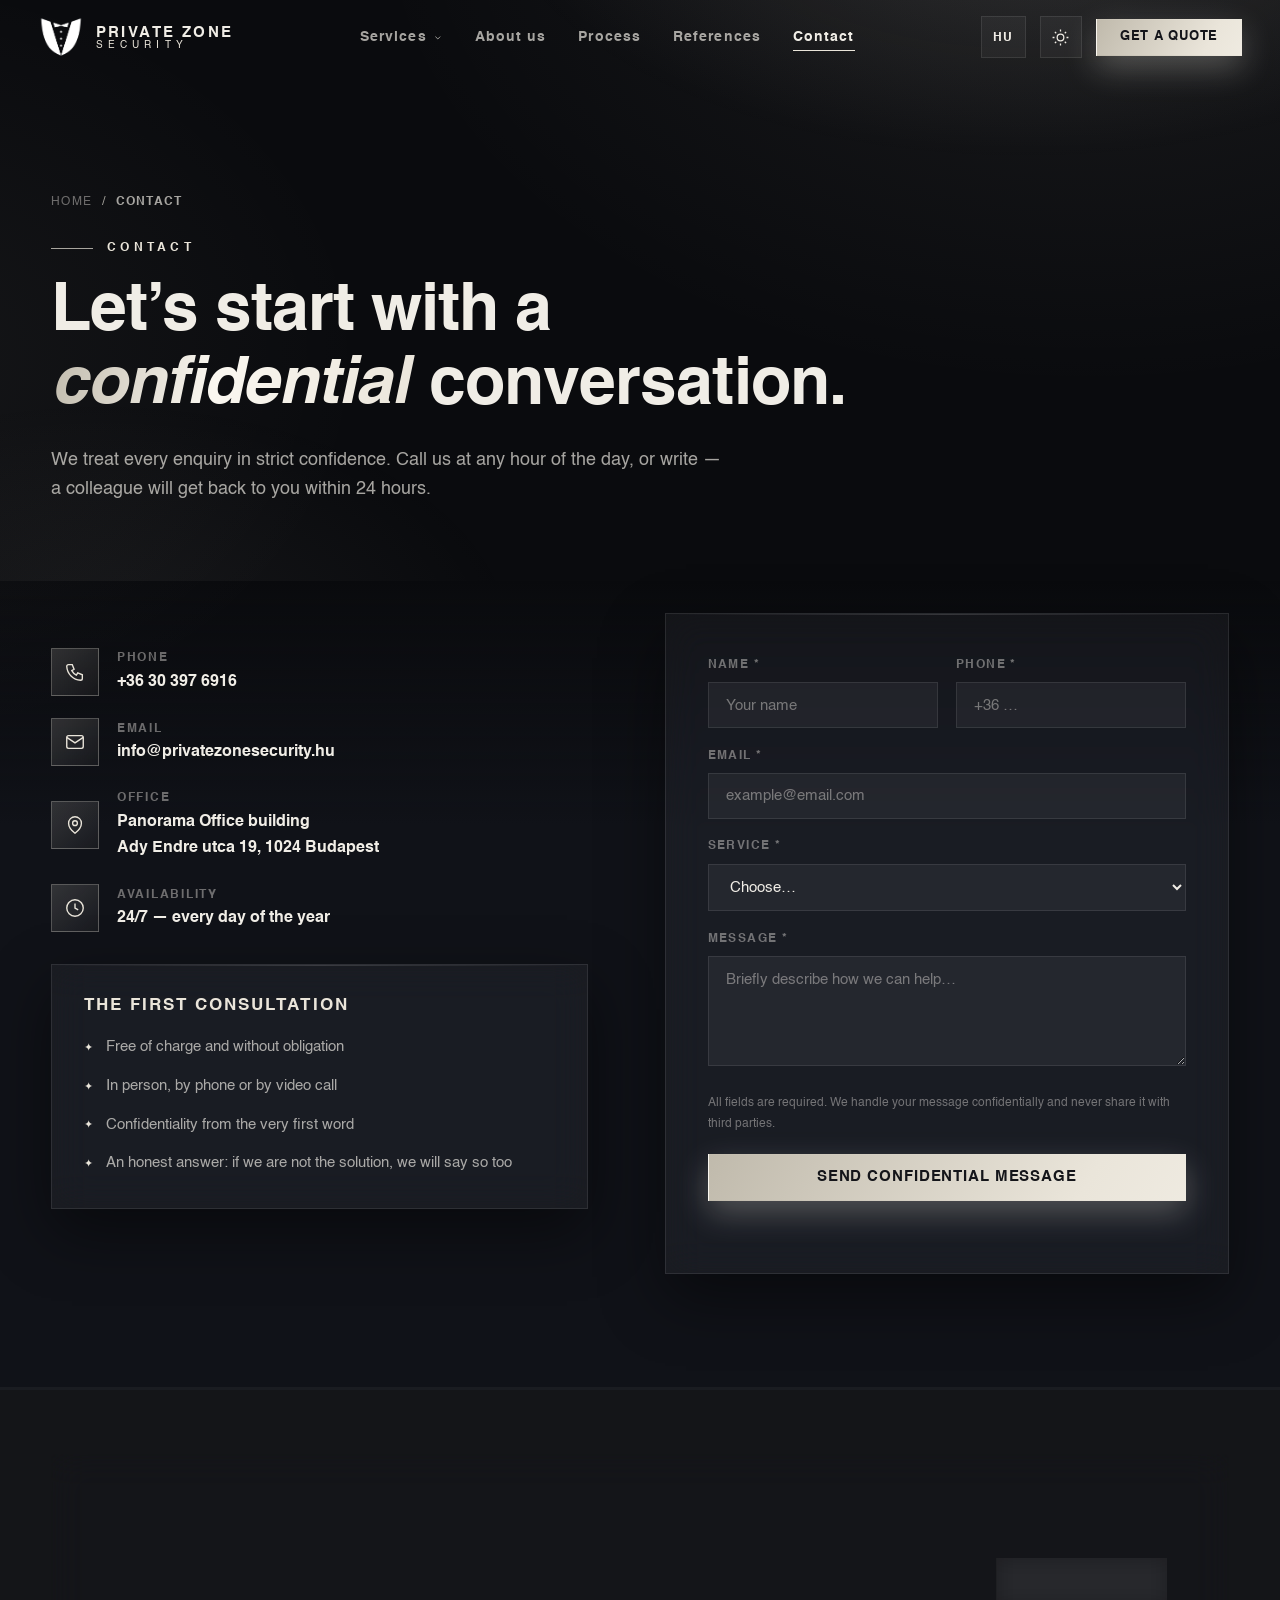
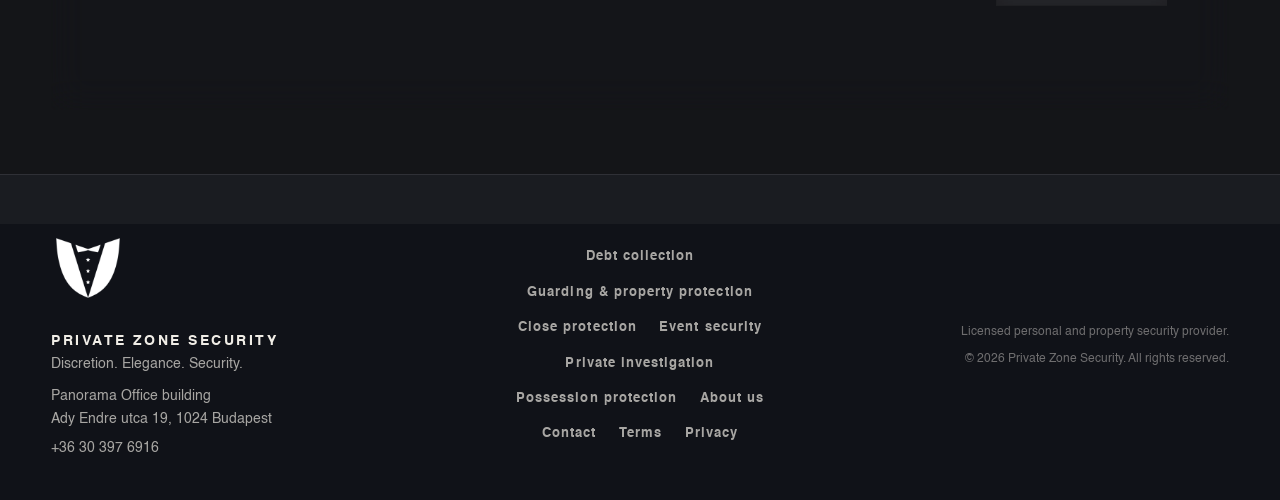
<file: kapcsolat.html>
<!DOCTYPE html>
<html lang="hu" data-theme="dark" data-title-hu="Kapcsolat — Private Zone Security" data-title-en="Contact — Private Zone Security">
<head>
  <meta charset="UTF-8">
  <meta name="viewport" content="width=device-width, initial-scale=1.0">
  <script>document.documentElement.setAttribute('data-lang',(function(){try{var s=localStorage.getItem('pzs-lang');if(s==='hu'||s==='en')return s;var l=navigator.languages||[navigator.language||''];return [].some.call(l,function(x){return /^hu/i.test(x)})?'hu':'en'}catch(e){return 'hu'}})());</script>
  <title>Kapcsolat — Private Zone Security</title>
  <meta name="description" content="Lépjen kapcsolatba a Private Zone Security csapatával: telefon, e-mail és bizalmas üzenetküldés. 24/7 elérhetőség, 24 órán belüli visszajelzés.">
  <link rel="icon" type="image/png" sizes="32x32" href="assets/favicon-32.png">
  <link rel="icon" type="image/png" sizes="256x256" href="assets/favicon.png">
  <link rel="apple-touch-icon" href="assets/favicon.png">
  <link rel="stylesheet" href="css/style.css">
</head>
<body>

  <header class="nav" id="nav">
    <div class="nav-inner">
      <a href="index.html" class="brand" aria-label="Private Zone Security — kezdőlap">
        <span class="brand-mark"><img src="assets/logo-light.png" alt="" class="logo-on-dark">
          <img src="assets/logo-dark.png" alt="" class="logo-on-light"></span>
        <span class="brand-text">
          <strong>PRIVATE ZONE</strong>
          <em>SECURITY</em>
        </span>
      </a>

      <nav class="nav-links" id="navLinks" aria-label="Fő navigáció">
        <div class="has-dropdown">
          <button class="dropdown-toggle" aria-haspopup="true" aria-expanded="false">
            <span data-i18n="nav.services">Szolgáltatások</span>
            <svg class="caret" viewBox="0 0 24 24" aria-hidden="true"><path d="M6 9l6 6 6-6"/></svg>
          </button>
          <div class="dropdown">
            <div class="dropdown-inner">
              <a href="koveteleskezeles.html" data-i18n="svc.koveteles">Követeléskezelés</a>
              <a href="orzes-vedelem.html" data-i18n="svc.orzes">Őrzés-védelem</a>
              <a href="szemelyvedelem.html" data-i18n="svc.szemely">Személyvédelem</a>
              <a href="rendezvenybiztositas.html" data-i18n="svc.rendezveny">Rendezvénybiztosítás</a>
              <a href="magannyomozas.html" data-i18n="svc.magannyomozas">Magánnyomozás</a>
              <a href="birtokvedelem.html" data-i18n="svc.birtok">Birtokvédelem</a>
            </div>
          </div>
        </div>
        <a href="rolunk.html"  data-i18n="nav.about">Rólunk</a>
        <a href="index.html#folyamat" data-i18n="nav.process">Folyamat</a>
        <a href="index.html#referenciak" data-i18n="nav.references">Referenciák</a>
        <a href="kapcsolat.html" class="active" data-i18n="nav.contact">Kapcsolat</a>
      </nav>

      <div class="nav-actions">
        <button class="lang-toggle" data-lang-toggle aria-label="Language">EN</button>
        <button class="theme-toggle" id="themeToggle" aria-label="Világos / sötét mód váltása">
          <svg class="icon-moon" viewBox="0 0 24 24" fill="none" stroke="currentColor" stroke-width="1.6"><path d="M21 12.8A9 9 0 1 1 11.2 3 7 7 0 0 0 21 12.8Z"/></svg>
          <svg class="icon-sun" viewBox="0 0 24 24" fill="none" stroke="currentColor" stroke-width="1.6"><circle cx="12" cy="12" r="4.2"/><path d="M12 2v2.4M12 19.6V22M2 12h2.4M19.6 12H22M4.9 4.9l1.7 1.7M17.4 17.4l1.7 1.7M19.1 4.9l-1.7 1.7M6.6 17.4l-1.7 1.7"/></svg>
        </button>
        <a href="kapcsolat.html" class="btn btn-gold btn-nav" data-i18n="nav.cta">Ajánlatkérés</a>
        <button class="hamburger" id="hamburger" aria-label="Menü megnyitása" aria-expanded="false">
          <span></span><span></span><span></span>
        </button>
      </div>
    </div>
  </header>

  <main>

    <section class="page-hero">
      <div class="container">

        <nav class="breadcrumb" aria-label="Morzsamenü">
          <a href="index.html"><span data-i18n-html="p34">Főoldal</span></a><span class="sep">/</span>
          <strong><span data-i18n-html="p35">Kapcsolat</span></strong>
        </nav>
        <p class="overline reveal" data-i18n="contact.overline">Kapcsolat</p>
        <h1 class="reveal d1"><span data-i18n-html="p36">Kezdjük egy<br><span class="gold-text">bizalmas</span> beszélgetéssel.</span></h1>
        <p class="lead reveal d2"><span data-i18n-html="p37">Minden megkeresést szigorúan bizalmasan kezelünk. Hívjon minket a nap bármely órájában, vagy írjon — munkatársunk 24 órán belül jelentkezik.</span></p>
      </div>
    </section>

    <section class="section contact" style="padding-top:2rem">
      <div class="container contact-grid">
        <div class="contact-info">
          <ul class="contact-list reveal">
            <li>
              <span class="ci"><svg viewBox="0 0 24 24" fill="none" stroke="currentColor" stroke-width="1.5"><path d="M5 4h4l2 5-2.5 1.5a12 12 0 0 0 5 5L15 13l5 2v4a2 2 0 0 1-2 2A16 16 0 0 1 3 6a2 2 0 0 1 2-2Z"/></svg></span>
              <div><strong data-i18n="contact.phone">Telefon</strong><a href="tel:+36303976916">+36 30 397 6916</a></div>
            </li>
            <li>
              <span class="ci"><svg viewBox="0 0 24 24" fill="none" stroke="currentColor" stroke-width="1.5"><rect x="3" y="5" width="18" height="14" rx="2"/><path d="m3 7 9 6 9-6"/></svg></span>
              <div><strong data-i18n="contact.email">E-mail</strong><a href="mailto:info@privatezonesecurity.hu">info@privatezonesecurity.hu</a></div>
            </li>
            <li>
              <span class="ci"><svg viewBox="0 0 24 24" fill="none" stroke="currentColor" stroke-width="1.5"><path d="M12 21s7-5.5 7-11a7 7 0 1 0-14 0c0 5.5 7 11 7 11Z"/><circle cx="12" cy="10" r="2.6"/></svg></span>
              <div><strong data-i18n="contact.office">Iroda</strong><span data-i18n-html="contact.office_addr">Panorama Office irodaház<br>1024 Budapest, Ady Endre utca 19</span></div>
            </li>
            <li>
              <span class="ci"><svg viewBox="0 0 24 24" fill="none" stroke="currentColor" stroke-width="1.5"><circle cx="12" cy="12" r="9"/><path d="M12 7v5l3.5 2"/></svg></span>
              <div><strong data-i18n="contact.avail_label">Elérhetőség</strong><span data-i18n="contact.avail">24/7 — az év minden napján</span></div>
            </li>
          </ul>

          <div class="glass facts reveal d1" style="margin-top:2rem;position:static">
            <h3><span data-i18n-html="p38">Az első konzultáció</span></h3>
            <ul>
              <li><span data-i18n-html="p39">Díjmentes és kötelezettség nélküli</span></li>
              <li><span data-i18n-html="p40">Személyesen, telefonon vagy videóhívásban</span></li>
              <li><span data-i18n-html="p41">Titoktartás már az első szótól</span></li>
              <li><span data-i18n-html="p42">Őszinte válasz: ha nem mi vagyunk a megoldás, azt is megmondjuk</span></li>
            </ul>
          </div>
        </div>

        <form class="glass contact-form reveal d2" id="contactForm" novalidate>
          <div class="form-row">
            <div class="field">
              <label for="fName" data-i18n="form.name">Név *</label>
              <input id="fName" name="name" type="text" required minlength="2" maxlength="80" autocomplete="name" placeholder="Az Ön neve" data-i18n="form.name_ph" data-i18n-attr="placeholder">
            </div>
            <div class="field">
              <label for="fPhone" data-i18n="form.phone">Telefon *</label>
              <input id="fPhone" name="phone" type="tel" required inputmode="tel" pattern="[0-9+()/ .\-]{6,20}" minlength="6" maxlength="30" autocomplete="tel" placeholder="+36 …">
            </div>
          </div>
          <div class="field">
            <label for="fEmail" data-i18n="form.email">E-mail *</label>
            <input id="fEmail" name="email" type="email" required maxlength="120" autocomplete="email" placeholder="pelda@email.hu" data-i18n="form.email_ph" data-i18n-attr="placeholder">
          </div>
          <div class="field">
            <label for="fService" data-i18n="form.service">Szolgáltatás *</label>
            <select id="fService" name="service" required>
              <option value="" data-i18n="form.choose">Válasszon…</option>
              <option data-i18n="svc.koveteles">Követeléskezelés</option>
              <option data-i18n="svc.orzes">Őrzés-védelem</option>
              <option data-i18n="svc.szemely">Személyvédelem</option>
              <option data-i18n="svc.rendezveny">Rendezvénybiztosítás</option>
              <option data-i18n="svc.magannyomozas">Magánnyomozás</option>
              <option data-i18n="svc.birtok">Birtokvédelem</option>
              <option data-i18n="form.other">Egyéb / összetett megbízás</option>
            </select>
          </div>
          <div class="field">
            <label for="fMsg" data-i18n="form.message">Üzenet *</label>
            <textarea id="fMsg" name="message" rows="4" required minlength="5" maxlength="2000" placeholder="Írja le röviden, miben segíthetünk…" data-i18n="form.message_ph" data-i18n-attr="placeholder"></textarea>
          </div>
          <!-- Spam-csapda: valódi látogató nem látja és nem tölti ki (rejtett) -->
          <div class="hp-field" aria-hidden="true">
            <label for="fWebsite">Weboldal (ne töltse ki)</label>
            <input id="fWebsite" name="website" type="text" tabindex="-1" autocomplete="off">
          </div>
          <p class="form-note" data-i18n="form.note">Üzenetét bizalmasan kezeljük, harmadik félnek nem adjuk ki.</p>
          <button type="submit" class="btn btn-gold btn-block" data-i18n="form.submit">Bizalmas üzenet küldése</button>
          <p class="form-status" id="formStatus" role="status"></p>
        </form>
      </div>
    </section>

    <section class="cta-band">
      <div class="container">
        <div class="glass cta-panel reveal">
          <div>
            <h2 data-i18n-html="cta.h">Az Ön privát zónája<br><span class="gold-text">egy hívásra van.</span></h2>
            <p data-i18n="cta.sub">Bizalmas konzultáció, 24 órán belüli visszajelzés.</p>
          </div>
          <div class="cta-actions">
            <a href="tel:+36303976916" class="btn btn-gold">+36 30 397 6916</a>
            <a href="kapcsolat.html" class="btn btn-ghost" data-i18n="cta.write">Írjon nekünk</a>
          </div>
        </div>
      </div>
    </section>
  </main>

  <footer class="footer">
    <div class="container footer-grid">
      <div class="footer-brand">
        <img src="assets/logo-light.png" alt="Private Zone Security logó" class="footer-logo logo-on-dark">
        <img src="assets/logo-dark.png" alt="Private Zone Security logó" class="footer-logo logo-on-light">
        <p><strong>PRIVATE ZONE SECURITY</strong><br><span data-i18n="footer.tagline">Diszkréció. Elegancia. Biztonság.</span></p>
        <p style="margin-top:.6rem"><span data-i18n="footer.addr1">Panorama Office irodaház</span><br><span data-i18n="footer.addr2">1024 Budapest, Ady Endre utca 19</span></p>
        <p style="margin-top:.4rem"><a href="tel:+36303976916" style="color:inherit;text-decoration:none">+36 30 397 6916</a></p>
      </div>
      <nav class="footer-nav" aria-label="Lábléc navigáció">
        <a href="koveteleskezeles.html" data-i18n="svc.koveteles">Követeléskezelés</a>
        <a href="orzes-vedelem.html" data-i18n="svc.orzes">Őrzés-védelem</a>
        <a href="szemelyvedelem.html" data-i18n="svc.szemely">Személyvédelem</a>
        <a href="rendezvenybiztositas.html" data-i18n="svc.rendezveny">Rendezvénybiztosítás</a>
        <a href="magannyomozas.html" data-i18n="svc.magannyomozas">Magánnyomozás</a>
        <a href="birtokvedelem.html" data-i18n="svc.birtok">Birtokvédelem</a>
        <a href="rolunk.html" data-i18n="nav.about">Rólunk</a>
        <a href="kapcsolat.html" data-i18n="nav.contact">Kapcsolat</a>
        <a href="aszf.html" data-i18n="footer.aszf">ÁSZF</a>
        <a href="adatvedelem.html" data-i18n="footer.privacy">Adatvédelem</a>
      </nav>
      <div class="footer-meta">
        <p data-i18n="footer.note">Hatósági engedéllyel rendelkező személy- és vagyonvédelmi szolgáltató.</p>
        <p>© <span id="year"></span> Private Zone Security. <span data-i18n="footer.rights">Minden jog fenntartva.</span></p>
      </div>
    </div>
  </footer>

  <script src="js/i18n-dict.js"></script>
  <script src="js/i18n-pages.js"></script>
  <script src="js/i18n.js"></script>
  <script src="js/main.js"></script>
</body>
</html>
</file>
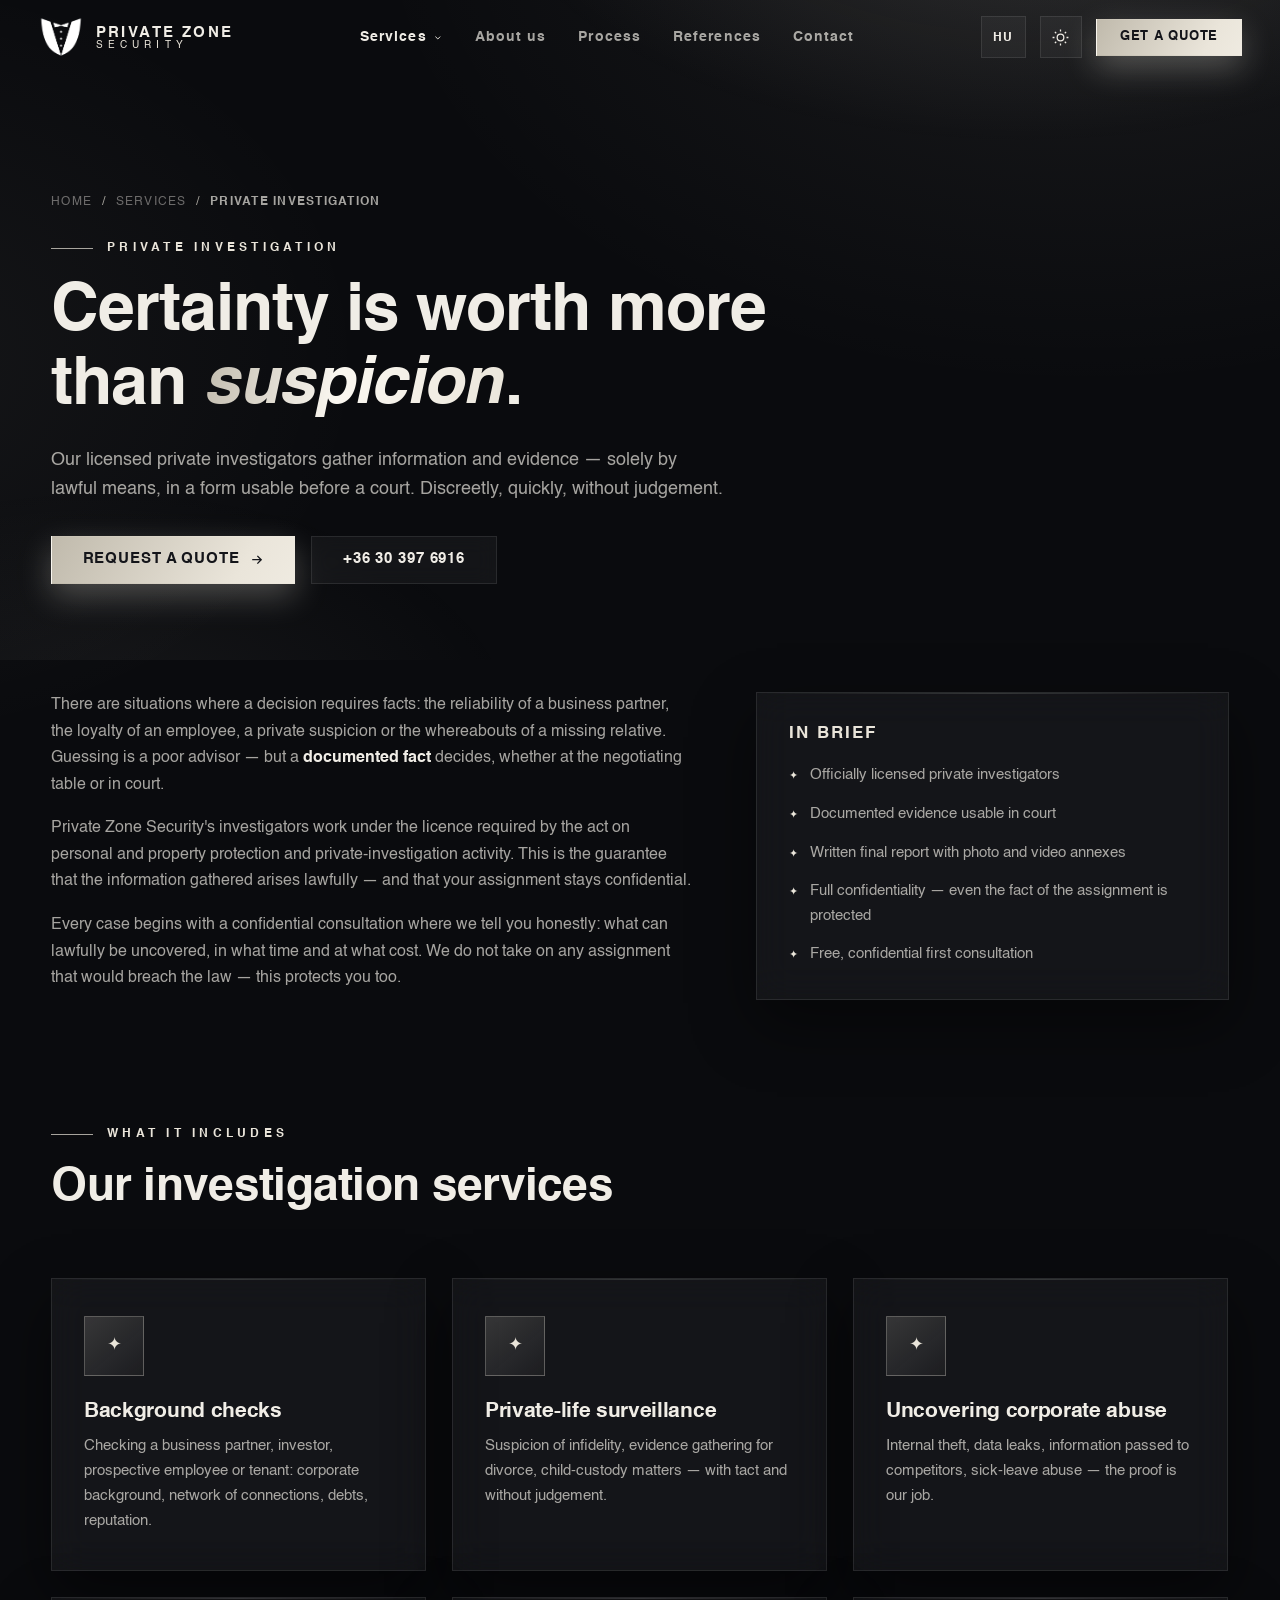
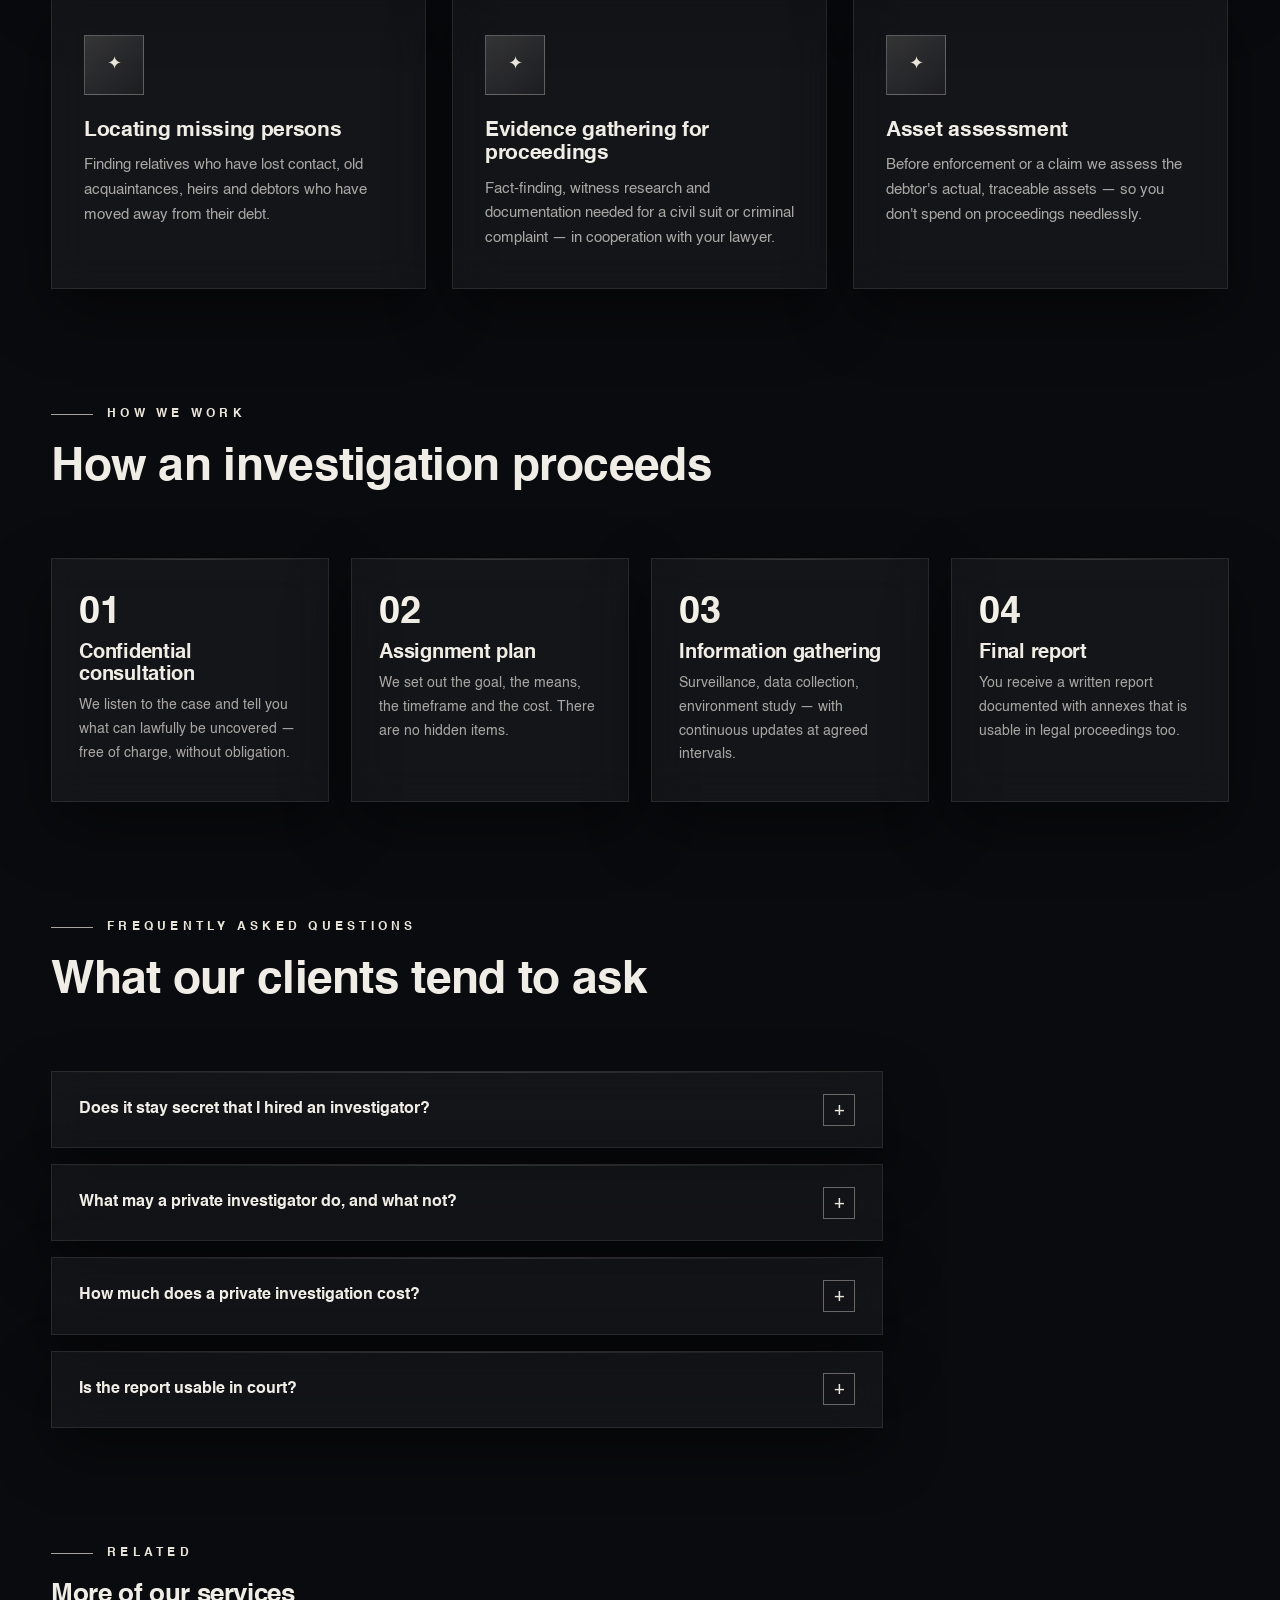
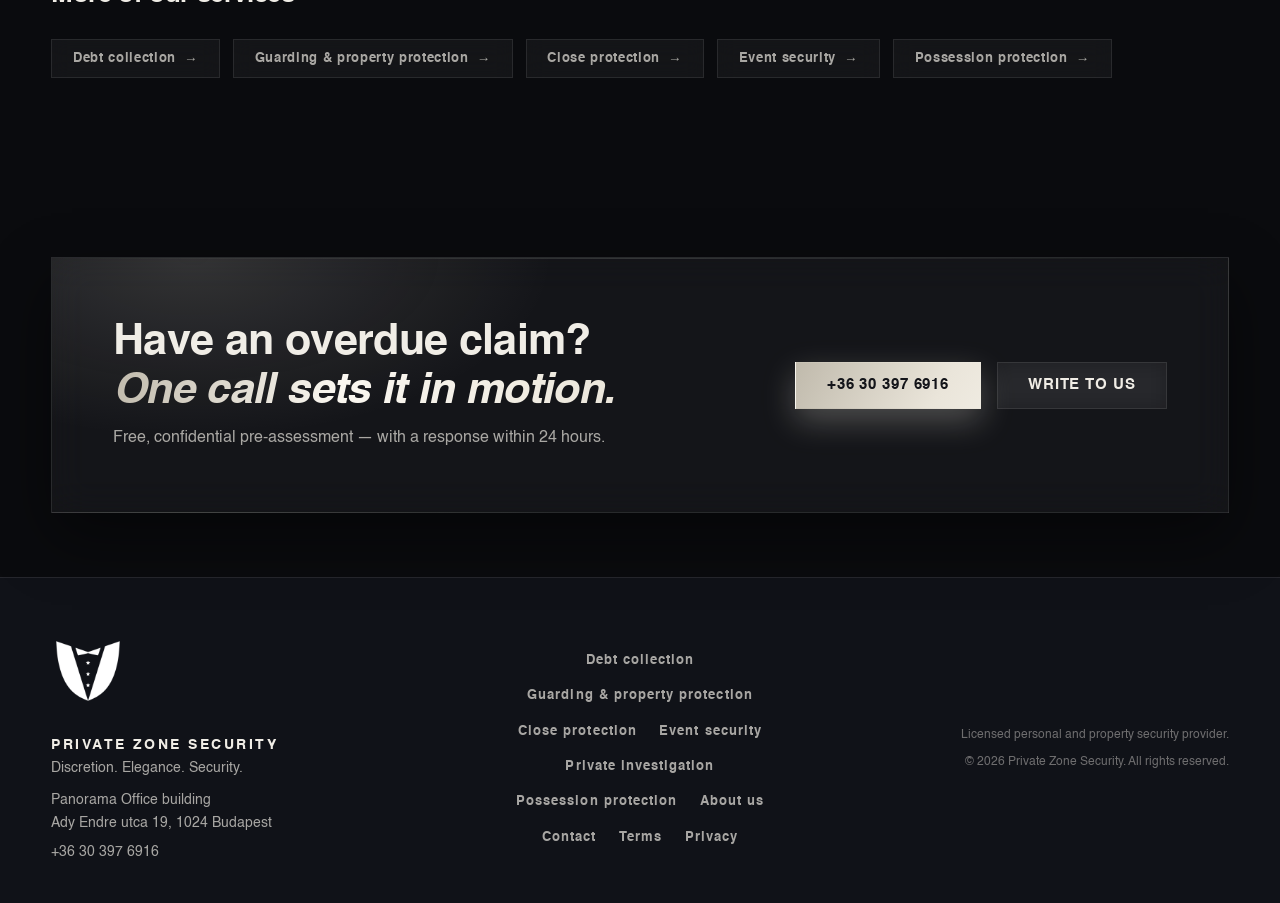
<file: magannyomozas.html>
<!DOCTYPE html>
<html lang="hu" data-theme="dark" data-title-hu="Magánnyomozás — Private Zone Security" data-title-en="Private investigation — Private Zone Security">
<head>
  <meta charset="UTF-8">
  <meta name="viewport" content="width=device-width, initial-scale=1.0">
  <script>document.documentElement.setAttribute('data-lang',(function(){try{var s=localStorage.getItem('pzs-lang');if(s==='hu'||s==='en')return s;var l=navigator.languages||[navigator.language||''];return [].some.call(l,function(x){return /^hu/i.test(x)})?'hu':'en'}catch(e){return 'hu'}})());</script>
  <title>Magánnyomozás — Private Zone Security</title>
  <meta name="description" content="Engedéllyel rendelkező magánnyomozás: háttérellenőrzés, bizonyítékgyűjtés, céges visszaélések feltárása, eltűnt személyek felkutatása — diszkréten, jogszerűen. Private Zone Security.">
  <link rel="icon" type="image/png" sizes="32x32" href="assets/favicon-32.png">
  <link rel="icon" type="image/png" sizes="256x256" href="assets/favicon.png">
  <link rel="apple-touch-icon" href="assets/favicon.png">
  <link rel="stylesheet" href="css/style.css">
</head>
<body>

  <header class="nav" id="nav">
    <div class="nav-inner">
      <a href="index.html" class="brand" aria-label="Private Zone Security — kezdőlap">
        <span class="brand-mark"><img src="assets/logo-light.png" alt="" class="logo-on-dark">
          <img src="assets/logo-dark.png" alt="" class="logo-on-light"></span>
        <span class="brand-text">
          <strong>PRIVATE ZONE</strong>
          <em>SECURITY</em>
        </span>
      </a>

      <nav class="nav-links" id="navLinks" aria-label="Fő navigáció">
        <div class="has-dropdown">
          <button class="dropdown-toggle active" aria-haspopup="true" aria-expanded="false">
            <span data-i18n="nav.services">Szolgáltatások</span>
            <svg class="caret" viewBox="0 0 24 24" aria-hidden="true"><path d="M6 9l6 6 6-6"/></svg>
          </button>
          <div class="dropdown">
            <div class="dropdown-inner">
              <a href="koveteleskezeles.html" data-i18n="svc.koveteles">Követeléskezelés</a>
              <a href="orzes-vedelem.html" data-i18n="svc.orzes">Őrzés-védelem</a>
              <a href="szemelyvedelem.html" data-i18n="svc.szemely">Személyvédelem</a>
              <a href="rendezvenybiztositas.html" data-i18n="svc.rendezveny">Rendezvénybiztosítás</a>
              <a href="magannyomozas.html" class="active" data-i18n="svc.magannyomozas">Magánnyomozás</a>
              <a href="birtokvedelem.html" data-i18n="svc.birtok">Birtokvédelem</a>
            </div>
          </div>
        </div>
        <a href="rolunk.html"  data-i18n="nav.about">Rólunk</a>
        <a href="index.html#folyamat" data-i18n="nav.process">Folyamat</a>
        <a href="index.html#referenciak" data-i18n="nav.references">Referenciák</a>
        <a href="kapcsolat.html"  data-i18n="nav.contact">Kapcsolat</a>
      </nav>

      <div class="nav-actions">
        <button class="lang-toggle" data-lang-toggle aria-label="Language">EN</button>
        <button class="theme-toggle" id="themeToggle" aria-label="Világos / sötét mód váltása">
          <svg class="icon-moon" viewBox="0 0 24 24" fill="none" stroke="currentColor" stroke-width="1.6"><path d="M21 12.8A9 9 0 1 1 11.2 3 7 7 0 0 0 21 12.8Z"/></svg>
          <svg class="icon-sun" viewBox="0 0 24 24" fill="none" stroke="currentColor" stroke-width="1.6"><circle cx="12" cy="12" r="4.2"/><path d="M12 2v2.4M12 19.6V22M2 12h2.4M19.6 12H22M4.9 4.9l1.7 1.7M17.4 17.4l1.7 1.7M19.1 4.9l-1.7 1.7M6.6 17.4l-1.7 1.7"/></svg>
        </button>
        <a href="kapcsolat.html" class="btn btn-gold btn-nav" data-i18n="nav.cta">Ajánlatkérés</a>
        <button class="hamburger" id="hamburger" aria-label="Menü megnyitása" aria-expanded="false">
          <span></span><span></span><span></span>
        </button>
      </div>
    </div>
  </header>

  <main>

    <section class="page-hero">
      <div class="container">
        <div class="page-hero-inner">
          <div class="page-hero-copy">

        <nav class="breadcrumb" aria-label="Morzsamenü">
          <a href="index.html"><span data-i18n-html="p338">Főoldal</span></a><span class="sep">/</span>
          <a href="index.html#szolgaltatasok"><span data-i18n-html="p339">Szolgáltatások</span></a><span class="sep">/</span>
          <strong><span data-i18n-html="p340">Magánnyomozás</span></strong>
        </nav>
            <p class="overline reveal"><span data-i18n-html="p341">Magánnyomozás</span></p>
            <h1 class="reveal d1"><span data-i18n-html="p342">A bizonyosság többet ér<br>a <span class="gold-text">gyanúnál</span>.</span></h1>
            <p class="lead reveal d2"><span data-i18n-html="p343">Engedéllyel rendelkező magánnyomozóink információt és bizonyítékot gyűjtenek — kizárólag törvényes eszközökkel, bíróság előtt is felhasználható formában. Diszkréten, gyorsan, ítélkezés nélkül.</span></p>
            <div class="hero-cta reveal d3">
              <a href="kapcsolat.html" class="btn btn-gold"><span data-i18n-html="p344">Ajánlatot kérek</span>
                <svg viewBox="0 0 24 24" fill="none" stroke="currentColor" stroke-width="2"><path d="M5 12h14M13 6l6 6-6 6"/></svg>
              </a>
              <a href="tel:+36303976916" class="btn btn-ghost">+36 30 397 6916</a>
            </div>
          </div>

        </div>
      </div>
    </section>

    <section class="section" style="padding-top:2rem">
      <div class="container intro-grid">
        <div class="intro-copy reveal">
          <p><span data-i18n-html="p345">Vannak helyzetek, amikor a döntéshez tények kellenek: egy üzleti partner megbízhatósága, egy munkavállaló lojalitása, egy magánéleti gyanú vagy egy eltűnt hozzátartozó holléte. A találgatás rossz tanácsadó — a <strong>dokumentált tény</strong> viszont dönt, akár tárgyalóasztalnál, akár bíróságon.</span></p>
          <p><span data-i18n-html="p346">A Private Zone Security magánnyomozói a személy- és vagyonvédelmi, valamint a magánnyomozói tevékenységről szóló törvény szerinti engedéllyel dolgoznak. Ez a garancia arra, hogy az összegyűjtött információ jogszerűen keletkezik — és arra is, hogy az Ön megbízása titokban marad.</span></p>
          <p><span data-i18n-html="p347">Minden ügy bizalmas konzultációval indul, ahol őszintén megmondjuk: mit lehet jogszerűen kideríteni, mennyi idő alatt és milyen költséggel. Nem vállalunk olyan megbízást, amely törvénybe ütközne — ez az Ön védelme is.</span></p>
        </div>
        <aside class="glass facts reveal d1">
          <h3><span data-i18n-html="p348">Röviden</span></h3>
          <ul>
            <li><span data-i18n-html="p349">Hatósági engedéllyel rendelkező magánnyomozók</span></li>
            <li><span data-i18n-html="p350">Bíróságon felhasználható, dokumentált bizonyítékok</span></li>
            <li><span data-i18n-html="p351">Írásos zárójelentés fotó- és videómelléklettel</span></li>
            <li><span data-i18n-html="p352">Teljes titoktartás — a megbízás ténye is védett</span></li>
            <li><span data-i18n-html="p353">Ingyenes, bizalmas első konzultáció</span></li>
          </ul>
        </aside>
      </div>
    </section>

    <section class="section" style="padding-top:0">
      <div class="container">
        <header class="section-head reveal">
          <p class="overline"><span data-i18n-html="p354">Mit tartalmaz</span></p>
          <h2><span data-i18n-html="p355">Nyomozati szolgáltatásaink</span></h2>
        </header>
        <div class="cards">
          <article class="glass card tilt reveal">
            <div class="card-icon"><span style="font-size:1.1rem;color:var(--gold)">✦</span></div>
            <h3><span data-i18n-html="p356">Háttérellenőrzés</span></h3>
            <p><span data-i18n-html="p357">Üzleti partner, befektető, leendő munkavállaló vagy bérlő ellenőrzése: cégháttér, kapcsolatrendszer, adósságok, reputáció.</span></p>
          </article>
          <article class="glass card tilt reveal d1">
            <div class="card-icon"><span style="font-size:1.1rem;color:var(--gold)">✦</span></div>
            <h3><span data-i18n-html="p358">Magánéleti megfigyelés</span></h3>
            <p><span data-i18n-html="p359">Hűtlenség gyanúja, válóperes bizonyítékgyűjtés, gyermekelhelyezési ügyek — tapintattal és ítélkezés nélkül.</span></p>
          </article>
          <article class="glass card tilt reveal d2">
            <div class="card-icon"><span style="font-size:1.1rem;color:var(--gold)">✦</span></div>
            <h3><span data-i18n-html="p360">Céges visszaélések feltárása</span></h3>
            <p><span data-i18n-html="p361">Belső lopás, adatszivárgás, versenytárshoz átjátszott információ, betegállomány-visszaélés — a bizonyítás a mi dolgunk.</span></p>
          </article>
          <article class="glass card tilt reveal">
            <div class="card-icon"><span style="font-size:1.1rem;color:var(--gold)">✦</span></div>
            <h3><span data-i18n-html="p362">Eltűnt személyek felkutatása</span></h3>
            <p><span data-i18n-html="p363">Kapcsolatot vesztett hozzátartozók, régi ismerősök, örökösök és tartozásuk elől elköltözött adósok felkutatása.</span></p>
          </article>
          <article class="glass card tilt reveal d1">
            <div class="card-icon"><span style="font-size:1.1rem;color:var(--gold)">✦</span></div>
            <h3><span data-i18n-html="p364">Bizonyítékgyűjtés eljáráshoz</span></h3>
            <p><span data-i18n-html="p365">Polgári perhez vagy feljelentéshez szükséges tényfeltárás, tanúkutatás, dokumentálás — ügyvédjével együttműködve.</span></p>
          </article>
          <article class="glass card tilt reveal d2">
            <div class="card-icon"><span style="font-size:1.1rem;color:var(--gold)">✦</span></div>
            <h3><span data-i18n-html="p366">Vagyonfelmérés</span></h3>
            <p><span data-i18n-html="p367">Végrehajtás vagy követelés előtt felmérjük az adós tényleges, fellelhető vagyonát — hogy ne költsön eljárásra feleslegesen.</span></p>
          </article>
        </div>
      </div>
    </section>

    <section class="section" style="padding-top:0">
      <div class="container">
        <header class="section-head reveal">
          <p class="overline"><span data-i18n-html="p368">Hogyan dolgozunk</span></p>
          <h2><span data-i18n-html="p369">Így zajlik egy nyomozás</span></h2>
        </header>
        <div class="steps">
          <div class="glass step reveal">
            <span class="step-num">01</span>
            <h3><span data-i18n-html="p370">Bizalmas konzultáció</span></h3>
            <p><span data-i18n-html="p371">Meghallgatjuk az ügyet, és megmondjuk, mi deríthető ki jogszerűen — díjmentesen, kötelezettség nélkül.</span></p>
          </div>
          <div class="glass step reveal d1">
            <span class="step-num">02</span>
            <h3><span data-i18n-html="p372">Megbízási terv</span></h3>
            <p><span data-i18n-html="p373">Rögzítjük a célt, az eszközöket, az időkeretet és a költséget. Nincsenek rejtett tételek.</span></p>
          </div>
          <div class="glass step reveal d2">
            <span class="step-num">03</span>
            <h3><span data-i18n-html="p374">Információgyűjtés</span></h3>
            <p><span data-i18n-html="p375">Megfigyelés, adatgyűjtés, környezettanulmány — folyamatos, egyeztetett időközönkénti tájékoztatással.</span></p>
          </div>
          <div class="glass step reveal d3">
            <span class="step-num">04</span>
            <h3><span data-i18n-html="p376">Zárójelentés</span></h3>
            <p><span data-i18n-html="p377">Írásos, mellékletekkel dokumentált jelentést kap, amely jogi eljárásban is felhasználható.</span></p>
          </div>
        </div>
      </div>
    </section>

    <section class="section" style="padding-top:0">
      <div class="container">
        <header class="section-head reveal">
          <p class="overline"><span data-i18n-html="p378">Gyakori kérdések</span></p>
          <h2><span data-i18n-html="p379">Amit ügyfeleink kérdezni szoktak</span></h2>
        </header>
        <div class="faq">
          <details class="glass reveal">
            <summary><span data-i18n-html="p380">Titokban marad, hogy nyomozót bíztam meg?</span></summary>
            <p><span data-i18n-html="p381">Igen. A megbízás ténye, tartalma és eredménye is szigorú titoktartás alá esik — ez törvényi kötelezettségünk és szakmai alapelvünk is. Az érintett nem szerez tudomást a megfigyelésről.</span></p>
          </details>
          <details class="glass reveal">
            <summary><span data-i18n-html="p382">Mit szabad egy magánnyomozónak, és mit nem?</span></summary>
            <p><span data-i18n-html="p383">Nyomozóink megfigyelhetnek közterületen, gyűjthetnek nyilvános és jogszerűen hozzáférhető adatokat, készíthetnek fotót és videót a törvényi keretek között. Nem hallgathatnak le telefont, nem törhetnek fel fiókokat és nem hatolhatnak be magánlakásba — az ilyen „bizonyíték” jogellenes, és Önt is bajba sodorná.</span></p>
          </details>
          <details class="glass reveal">
            <summary><span data-i18n-html="p384">Mennyibe kerül egy magánnyomozás?</span></summary>
            <p><span data-i18n-html="p385">Az ár az ügy összetettségétől és a ráfordított időtől függ; óradíjas és fix csomagáras konstrukcióval is dolgozunk. Az első konzultáción pontos kalkulációt adunk — meglepetések nélkül.</span></p>
          </details>
          <details class="glass reveal">
            <summary><span data-i18n-html="p386">Felhasználható a jelentés a bíróságon?</span></summary>
            <p><span data-i18n-html="p387">Igen — épp ezért dolgozunk kizárólag jogszerű eszközökkel. A zárójelentés tényeket, időpontokat és dokumentált mellékleteket tartalmaz, ügyvédje polgári perben bizonyítékként hivatkozhat rá.</span></p>
          </details>
        </div>
      </div>
    </section>

    <section class="section" style="padding-top:0">
      <div class="container">
        <header class="section-head reveal" style="margin-bottom:1.8rem">
          <p class="overline"><span data-i18n-html="p388">Kapcsolódó</span></p>
          <h2 style="font-size:1.6rem"><span data-i18n-html="p389">További szolgáltatásaink</span></h2>
        </header>
        <div class="others reveal">
          <a href="koveteleskezeles.html"><span data-i18n="svc.koveteles">Követeléskezelés</span> →</a>
          <a href="orzes-vedelem.html"><span data-i18n="svc.orzes">Őrzés-védelem</span> →</a>
          <a href="szemelyvedelem.html"><span data-i18n="svc.szemely">Személyvédelem</span> →</a>
          <a href="rendezvenybiztositas.html"><span data-i18n="svc.rendezveny">Rendezvénybiztosítás</span> →</a>
          <a href="birtokvedelem.html"><span data-i18n="svc.birtok">Birtokvédelem</span> →</a>
        </div>
      </div>
    </section>

    <section class="cta-band">
      <div class="container">
        <div class="glass cta-panel reveal">
          <div>
            <h2 data-i18n-html="cta.h">Az Ön privát zónája<br><span class="gold-text">egy hívásra van.</span></h2>
            <p data-i18n="cta.sub">Bizalmas konzultáció, 24 órán belüli visszajelzés.</p>
          </div>
          <div class="cta-actions">
            <a href="tel:+36303976916" class="btn btn-gold">+36 30 397 6916</a>
            <a href="kapcsolat.html" class="btn btn-ghost" data-i18n="cta.write">Írjon nekünk</a>
          </div>
        </div>
      </div>
    </section>
  </main>

  <footer class="footer">
    <div class="container footer-grid">
      <div class="footer-brand">
        <img src="assets/logo-light.png" alt="Private Zone Security logó" class="footer-logo logo-on-dark">
        <img src="assets/logo-dark.png" alt="Private Zone Security logó" class="footer-logo logo-on-light">
        <p><strong>PRIVATE ZONE SECURITY</strong><br><span data-i18n="footer.tagline">Diszkréció. Elegancia. Biztonság.</span></p>
        <p style="margin-top:.6rem"><span data-i18n="footer.addr1">Panorama Office irodaház</span><br><span data-i18n="footer.addr2">1024 Budapest, Ady Endre utca 19</span></p>
        <p style="margin-top:.4rem"><a href="tel:+36303976916" style="color:inherit;text-decoration:none">+36 30 397 6916</a></p>
      </div>
      <nav class="footer-nav" aria-label="Lábléc navigáció">
        <a href="koveteleskezeles.html" data-i18n="svc.koveteles">Követeléskezelés</a>
        <a href="orzes-vedelem.html" data-i18n="svc.orzes">Őrzés-védelem</a>
        <a href="szemelyvedelem.html" data-i18n="svc.szemely">Személyvédelem</a>
        <a href="rendezvenybiztositas.html" data-i18n="svc.rendezveny">Rendezvénybiztosítás</a>
        <a href="magannyomozas.html" data-i18n="svc.magannyomozas">Magánnyomozás</a>
        <a href="birtokvedelem.html" data-i18n="svc.birtok">Birtokvédelem</a>
        <a href="rolunk.html" data-i18n="nav.about">Rólunk</a>
        <a href="kapcsolat.html" data-i18n="nav.contact">Kapcsolat</a>
        <a href="aszf.html" data-i18n="footer.aszf">ÁSZF</a>
        <a href="adatvedelem.html" data-i18n="footer.privacy">Adatvédelem</a>
      </nav>
      <div class="footer-meta">
        <p data-i18n="footer.note">Hatósági engedéllyel rendelkező személy- és vagyonvédelmi szolgáltató.</p>
        <p>© <span id="year"></span> Private Zone Security. <span data-i18n="footer.rights">Minden jog fenntartva.</span></p>
      </div>
    </div>
  </footer>

  <script src="js/i18n-dict.js"></script>
  <script src="js/i18n-pages.js"></script>
  <script src="js/i18n.js"></script>
  <script src="js/main.js"></script>
</body>
</html>
</file>
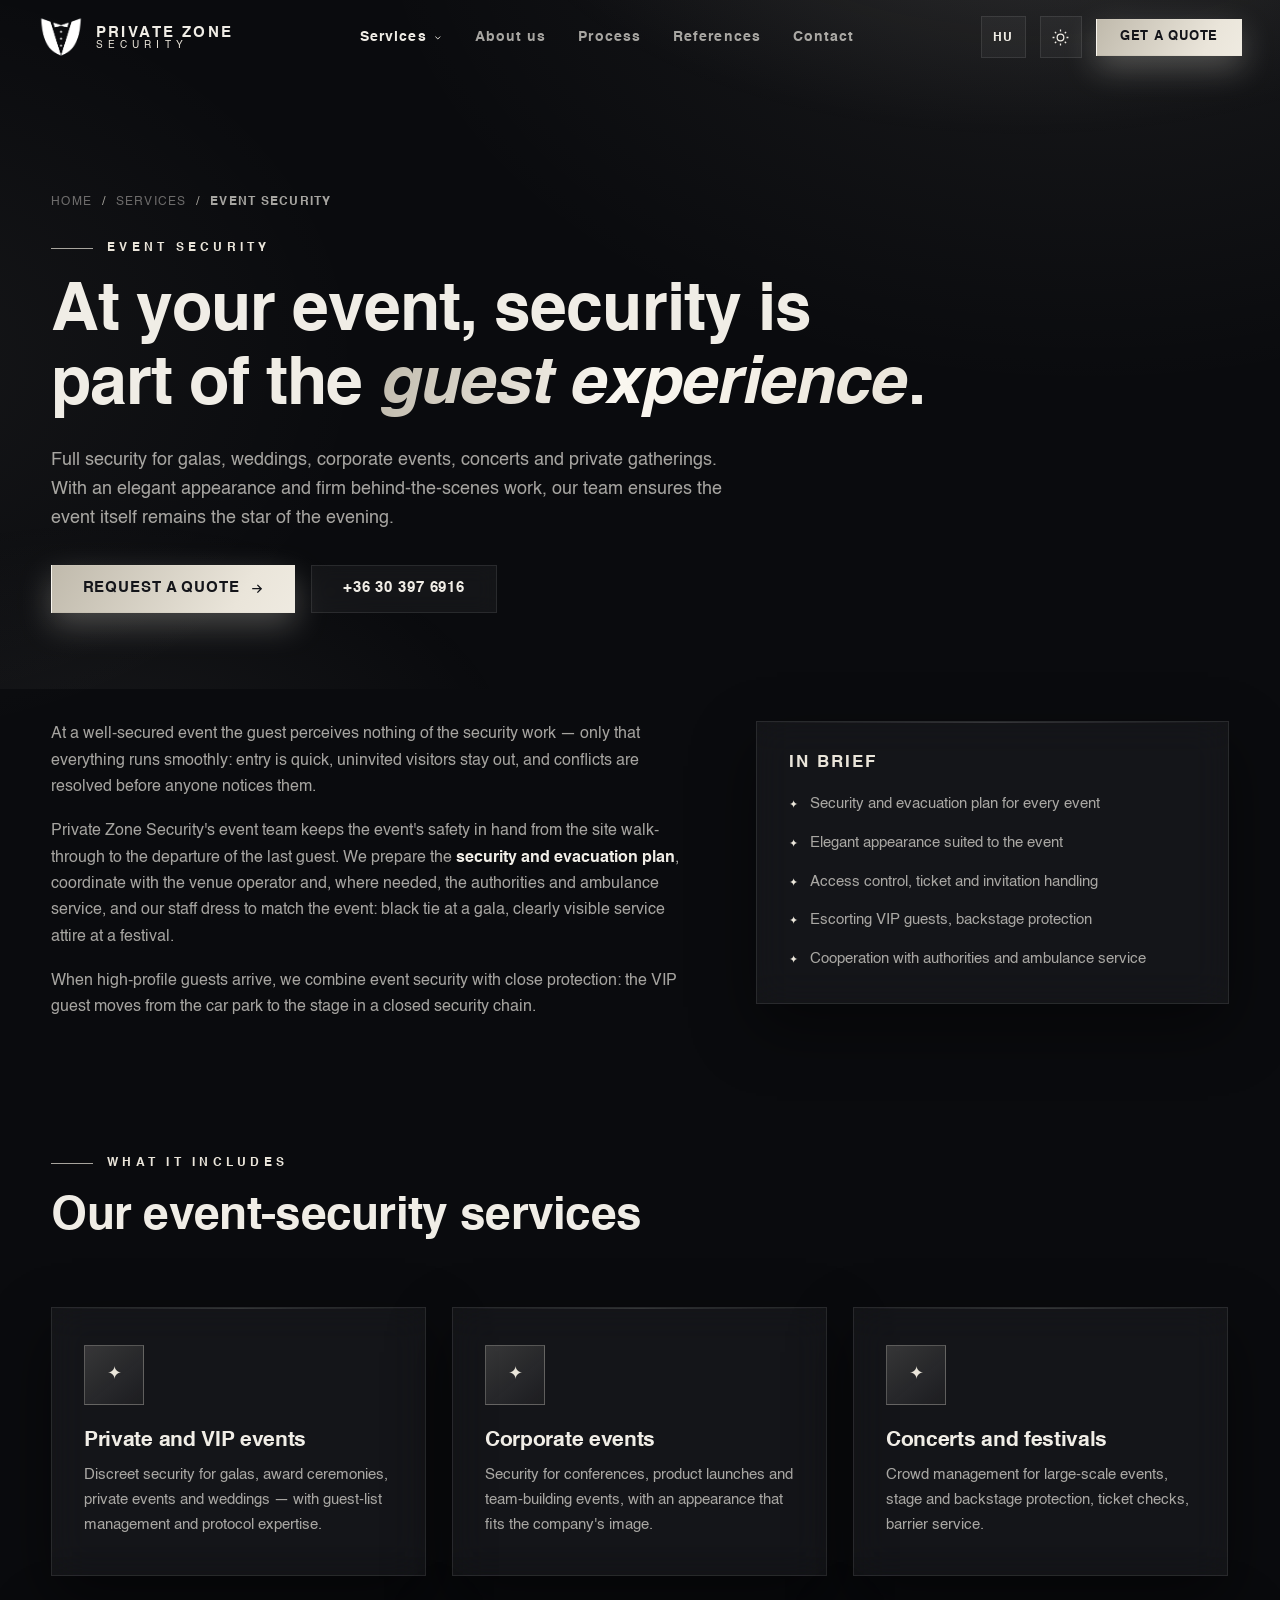
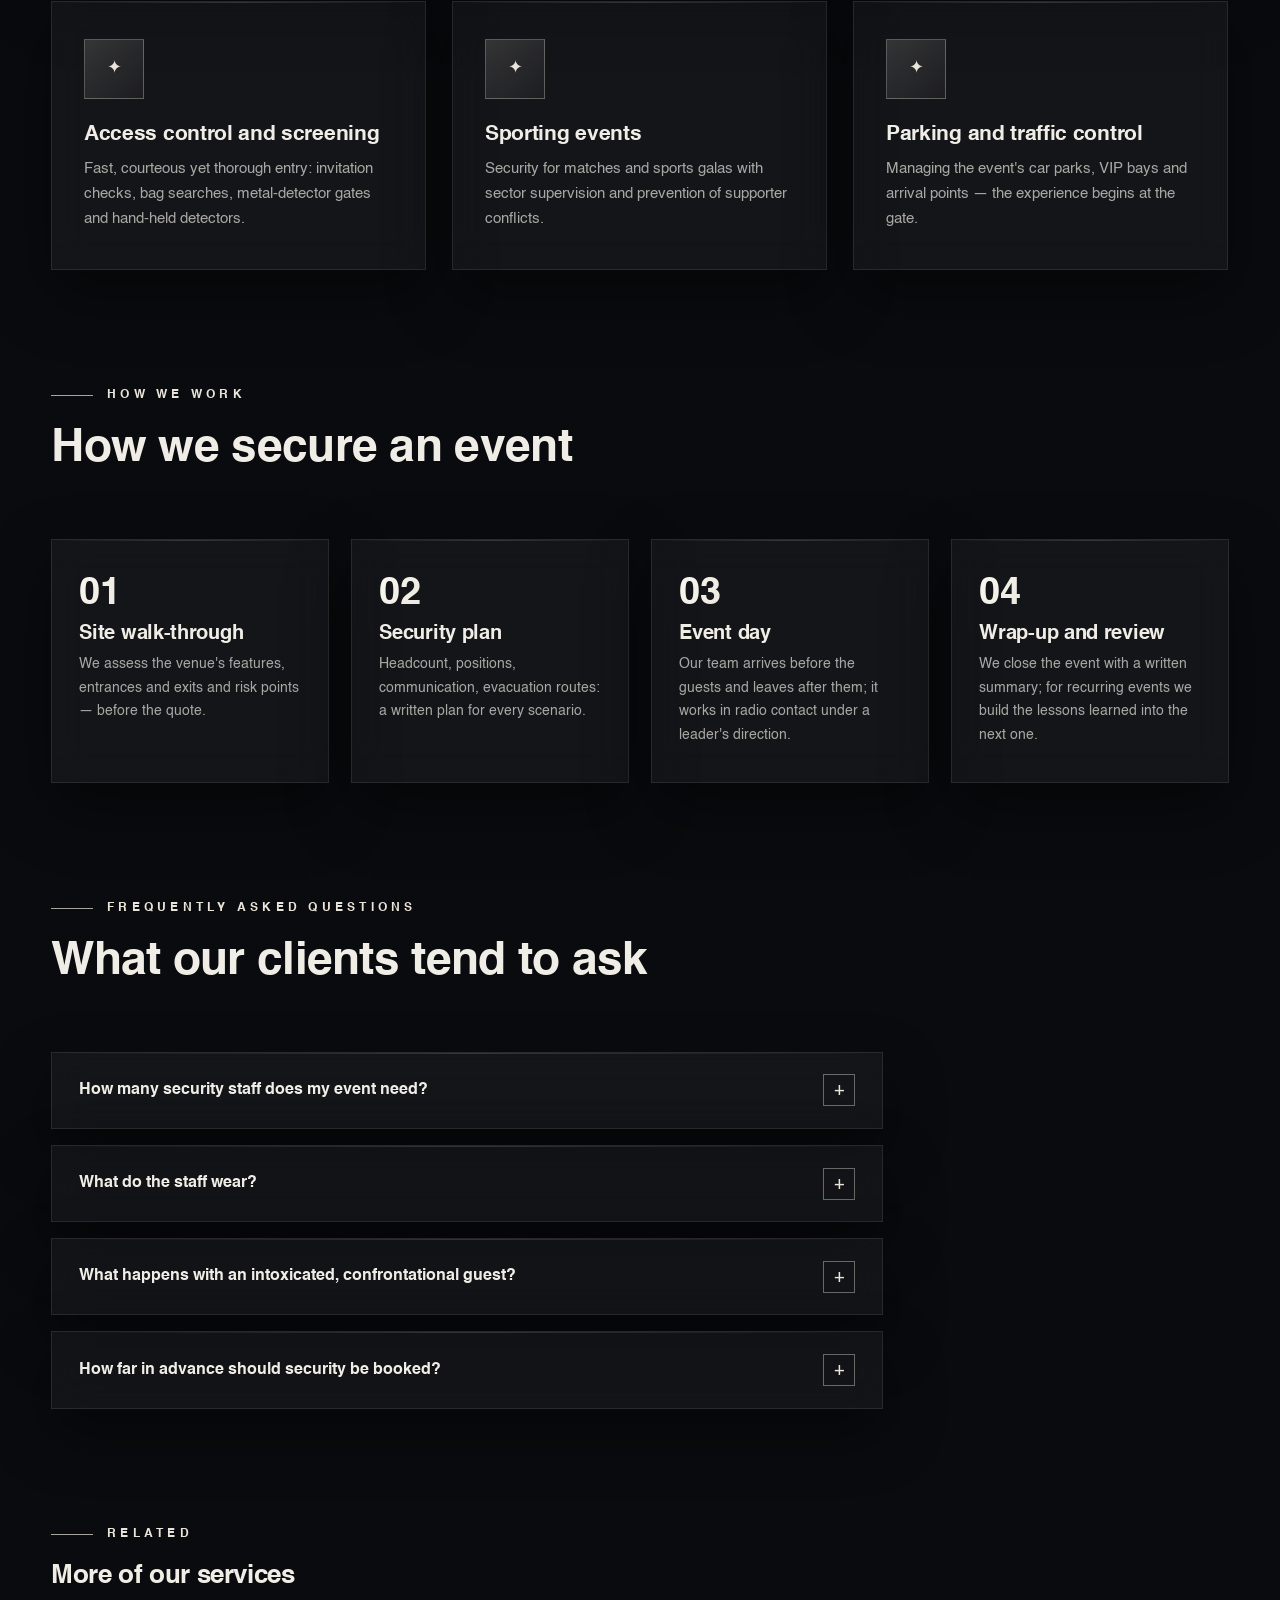
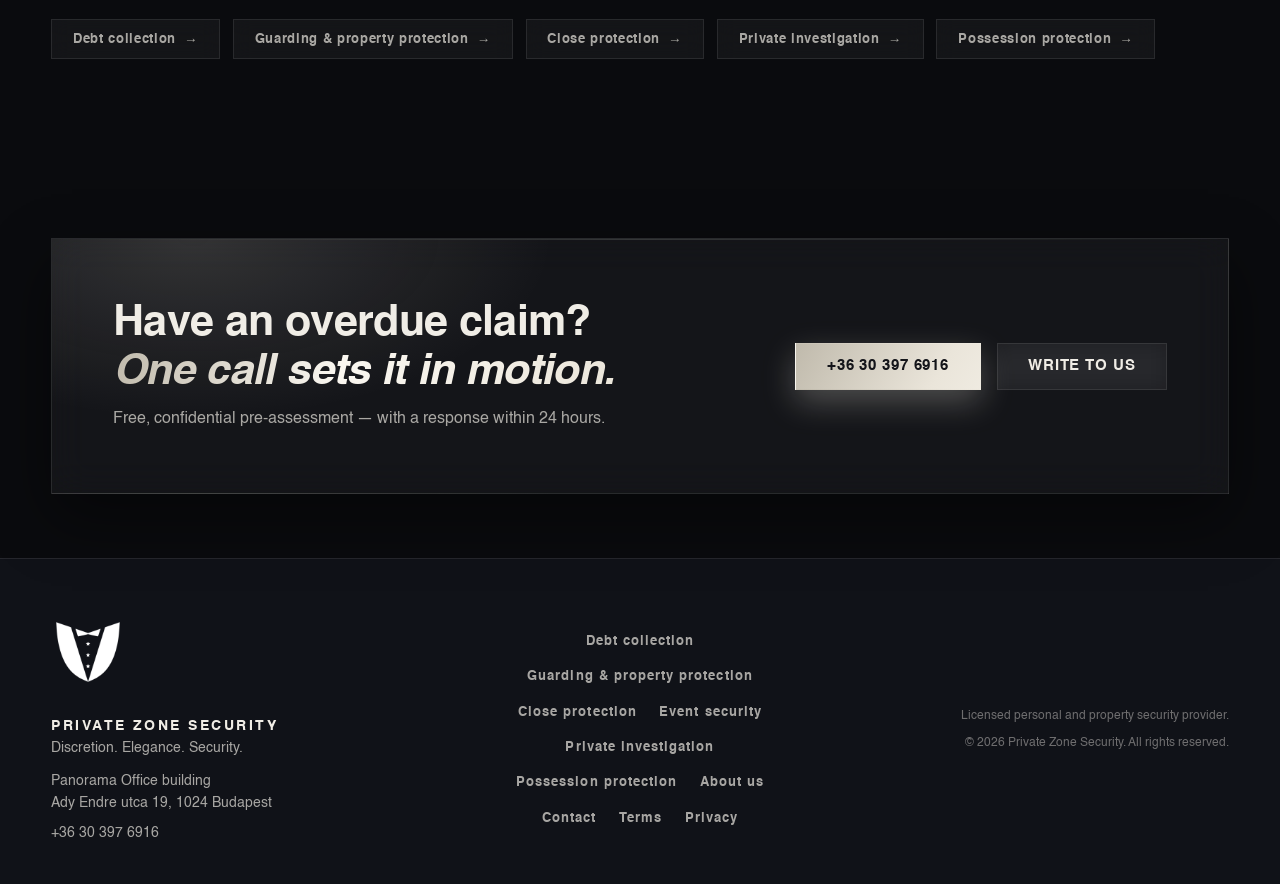
<file: rendezvenybiztositas.html>
<!DOCTYPE html>
<html lang="hu" data-theme="dark" data-title-hu="Rendezvénybiztosítás — Private Zone Security" data-title-en="Event security — Private Zone Security">
<head>
  <meta charset="UTF-8">
  <meta name="viewport" content="width=device-width, initial-scale=1.0">
  <script>document.documentElement.setAttribute('data-lang',(function(){try{var s=localStorage.getItem('pzs-lang');if(s==='hu'||s==='en')return s;var l=navigator.languages||[navigator.language||''];return [].some.call(l,function(x){return /^hu/i.test(x)})?'hu':'en'}catch(e){return 'hu'}})());</script>
  <title>Rendezvénybiztosítás — Private Zone Security</title>
  <meta name="description" content="Rendezvénybiztosítás elegáns kivitelben: gálák, esküvők, céges események, koncertek biztosítása — beléptetés, tömegirányítás, VIP-védelem a Private Zone Security-től.">
  <link rel="icon" type="image/png" sizes="32x32" href="assets/favicon-32.png">
  <link rel="icon" type="image/png" sizes="256x256" href="assets/favicon.png">
  <link rel="apple-touch-icon" href="assets/favicon.png">
  <link rel="stylesheet" href="css/style.css">
</head>
<body>

  <header class="nav" id="nav">
    <div class="nav-inner">
      <a href="index.html" class="brand" aria-label="Private Zone Security — kezdőlap">
        <span class="brand-mark"><img src="assets/logo-light.png" alt="" class="logo-on-dark">
          <img src="assets/logo-dark.png" alt="" class="logo-on-light"></span>
        <span class="brand-text">
          <strong>PRIVATE ZONE</strong>
          <em>SECURITY</em>
        </span>
      </a>

      <nav class="nav-links" id="navLinks" aria-label="Fő navigáció">
        <div class="has-dropdown">
          <button class="dropdown-toggle active" aria-haspopup="true" aria-expanded="false">
            <span data-i18n="nav.services">Szolgáltatások</span>
            <svg class="caret" viewBox="0 0 24 24" aria-hidden="true"><path d="M6 9l6 6 6-6"/></svg>
          </button>
          <div class="dropdown">
            <div class="dropdown-inner">
              <a href="koveteleskezeles.html" data-i18n="svc.koveteles">Követeléskezelés</a>
              <a href="orzes-vedelem.html" data-i18n="svc.orzes">Őrzés-védelem</a>
              <a href="szemelyvedelem.html" data-i18n="svc.szemely">Személyvédelem</a>
              <a href="rendezvenybiztositas.html" class="active" data-i18n="svc.rendezveny">Rendezvénybiztosítás</a>
              <a href="magannyomozas.html" data-i18n="svc.magannyomozas">Magánnyomozás</a>
              <a href="birtokvedelem.html" data-i18n="svc.birtok">Birtokvédelem</a>
            </div>
          </div>
        </div>
        <a href="rolunk.html"  data-i18n="nav.about">Rólunk</a>
        <a href="index.html#folyamat" data-i18n="nav.process">Folyamat</a>
        <a href="index.html#referenciak" data-i18n="nav.references">Referenciák</a>
        <a href="kapcsolat.html"  data-i18n="nav.contact">Kapcsolat</a>
      </nav>

      <div class="nav-actions">
        <button class="lang-toggle" data-lang-toggle aria-label="Language">EN</button>
        <button class="theme-toggle" id="themeToggle" aria-label="Világos / sötét mód váltása">
          <svg class="icon-moon" viewBox="0 0 24 24" fill="none" stroke="currentColor" stroke-width="1.6"><path d="M21 12.8A9 9 0 1 1 11.2 3 7 7 0 0 0 21 12.8Z"/></svg>
          <svg class="icon-sun" viewBox="0 0 24 24" fill="none" stroke="currentColor" stroke-width="1.6"><circle cx="12" cy="12" r="4.2"/><path d="M12 2v2.4M12 19.6V22M2 12h2.4M19.6 12H22M4.9 4.9l1.7 1.7M17.4 17.4l1.7 1.7M19.1 4.9l-1.7 1.7M6.6 17.4l-1.7 1.7"/></svg>
        </button>
        <a href="kapcsolat.html" class="btn btn-gold btn-nav" data-i18n="nav.cta">Ajánlatkérés</a>
        <button class="hamburger" id="hamburger" aria-label="Menü megnyitása" aria-expanded="false">
          <span></span><span></span><span></span>
        </button>
      </div>
    </div>
  </header>

  <main>

    <section class="page-hero">
      <div class="container">
        <div class="page-hero-inner">
          <div class="page-hero-copy">

        <nav class="breadcrumb" aria-label="Morzsamenü">
          <a href="index.html"><span data-i18n-html="p234">Főoldal</span></a><span class="sep">/</span>
          <a href="index.html#szolgaltatasok"><span data-i18n-html="p235">Szolgáltatások</span></a><span class="sep">/</span>
          <strong><span data-i18n-html="p236">Rendezvénybiztosítás</span></strong>
        </nav>
            <p class="overline reveal"><span data-i18n-html="p237">Rendezvénybiztosítás</span></p>
            <h1 class="reveal d1"><span data-i18n-html="p238">Az Ön rendezvényén a biztonság<br>a <span class="gold-text">vendégélmény</span> része.</span></h1>
            <p class="lead reveal d2"><span data-i18n-html="p239">Gálák, esküvők, céges események, koncertek és zártkörű összejövetelek teljes körű biztosítása. Csapatunk elegáns megjelenéssel, határozott háttérmunkával garantálja, hogy az est főszereplője az esemény maradjon.</span></p>
            <div class="hero-cta reveal d3">
              <a href="kapcsolat.html" class="btn btn-gold"><span data-i18n-html="p240">Ajánlatot kérek</span>
                <svg viewBox="0 0 24 24" fill="none" stroke="currentColor" stroke-width="2"><path d="M5 12h14M13 6l6 6-6 6"/></svg>
              </a>
              <a href="tel:+36303976916" class="btn btn-ghost">+36 30 397 6916</a>
            </div>
          </div>

        </div>
      </div>
    </section>

    <section class="section" style="padding-top:2rem">
      <div class="container intro-grid">
        <div class="intro-copy reveal">
          <p><span data-i18n-html="p241">Egy jól biztosított rendezvényen a vendég semmit sem érzékel a biztonsági munkából — csak azt, hogy minden gördülékeny: a beléptetés gyors, a hívatlan látogatók kint maradnak, a konfliktusok pedig azelőtt oldódnak meg, hogy bárki észrevenné őket.</span></p>
          <p><span data-i18n-html="p242">A Private Zone Security rendezvénybiztosítási csapata a helyszínbejárástól az utolsó vendég távozásáig kézben tartja az esemény biztonságát. Elkészítjük a <strong>biztonsági és kiürítési tervet</strong>, egyeztetünk a helyszín üzemeltetőjével, szükség esetén a hatóságokkal és a mentőszolgálattal, kollégáink pedig az esemény jellegéhez öltöznek: gálán szmokingban, fesztiválon jól látható szolgálati öltözetben.</span></p>
          <p><span data-i18n-html="p243">Kiemelt vendégek érkezése esetén a rendezvénybiztosítást személyvédelemmel kombináljuk: a VIP-vendég a parkolótól a színpadig zárt biztonsági láncban mozog.</span></p>
        </div>
        <aside class="glass facts reveal d1">
          <h3><span data-i18n-html="p244">Röviden</span></h3>
          <ul>
            <li><span data-i18n-html="p245">Biztonsági és kiürítési terv minden eseményhez</span></li>
            <li><span data-i18n-html="p246">Elegáns, az eseményhez illő megjelenés</span></li>
            <li><span data-i18n-html="p247">Beléptetés, jegy- és meghívókezelés</span></li>
            <li><span data-i18n-html="p248">VIP-vendégek kísérése, backstage-védelem</span></li>
            <li><span data-i18n-html="p249">Együttműködés hatóságokkal és mentőszolgálattal</span></li>
          </ul>
        </aside>
      </div>
    </section>

    <section class="section" style="padding-top:0">
      <div class="container">
        <header class="section-head reveal">
          <p class="overline"><span data-i18n-html="p250">Mit tartalmaz</span></p>
          <h2><span data-i18n-html="p251">Rendezvénybiztosítási szolgáltatásaink</span></h2>
        </header>
        <div class="cards">
          <article class="glass card tilt reveal">
            <div class="card-icon"><span style="font-size:1.1rem;color:var(--gold)">✦</span></div>
            <h3><span data-i18n-html="p252">Zártkörű és VIP események</span></h3>
            <p><span data-i18n-html="p253">Gálák, díjátadók, magánrendezvények és esküvők diszkrét biztosítása — vendéglistakezeléssel és protokoll-ismerettel.</span></p>
          </article>
          <article class="glass card tilt reveal d1">
            <div class="card-icon"><span style="font-size:1.1rem;color:var(--gold)">✦</span></div>
            <h3><span data-i18n-html="p254">Céges rendezvények</span></h3>
            <p><span data-i18n-html="p255">Konferenciák, termékbemutatók és csapatépítők biztosítása, a cég arculatához illeszkedő megjelenéssel.</span></p>
          </article>
          <article class="glass card tilt reveal d2">
            <div class="card-icon"><span style="font-size:1.1rem;color:var(--gold)">✦</span></div>
            <h3><span data-i18n-html="p256">Koncertek és fesztiválok</span></h3>
            <p><span data-i18n-html="p257">Nagy létszámú események tömegirányítása, színpad- és backstage-védelem, jegyellenőrzés, kordonszolgálat.</span></p>
          </article>
          <article class="glass card tilt reveal">
            <div class="card-icon"><span style="font-size:1.1rem;color:var(--gold)">✦</span></div>
            <h3><span data-i18n-html="p258">Beléptetés és szűrés</span></h3>
            <p><span data-i18n-html="p259">Gyors, udvarias, mégis alapos beléptetés: meghívó-ellenőrzés, csomagátvizsgálás, fémkereső kapuk és kézi detektorok.</span></p>
          </article>
          <article class="glass card tilt reveal d1">
            <div class="card-icon"><span style="font-size:1.1rem;color:var(--gold)">✦</span></div>
            <h3><span data-i18n-html="p260">Sportesemények</span></h3>
            <p><span data-i18n-html="p261">Mérkőzések és sportgálák biztosítása szektorfelügyelettel, szurkolói konfliktusok megelőzésével.</span></p>
          </article>
          <article class="glass card tilt reveal d2">
            <div class="card-icon"><span style="font-size:1.1rem;color:var(--gold)">✦</span></div>
            <h3><span data-i18n-html="p262">Parkolás és forgalomirányítás</span></h3>
            <p><span data-i18n-html="p263">A rendezvényhez tartozó parkolók, VIP-beállók és érkeztetési pontok irányítása — az élmény már a kapunál kezdődik.</span></p>
          </article>
        </div>
      </div>
    </section>

    <section class="section" style="padding-top:0">
      <div class="container">
        <header class="section-head reveal">
          <p class="overline"><span data-i18n-html="p264">Hogyan dolgozunk</span></p>
          <h2><span data-i18n-html="p265">Így biztosítunk egy rendezvényt</span></h2>
        </header>
        <div class="steps">
          <div class="glass step reveal">
            <span class="step-num">01</span>
            <h3><span data-i18n-html="p266">Helyszínbejárás</span></h3>
            <p><span data-i18n-html="p267">Felmérjük a helyszín adottságait, be- és kijáratait, kockázati pontjait — még az ajánlat előtt.</span></p>
          </div>
          <div class="glass step reveal d1">
            <span class="step-num">02</span>
            <h3><span data-i18n-html="p268">Biztonsági terv</span></h3>
            <p><span data-i18n-html="p269">Létszám, pozíciók, kommunikáció, kiürítési útvonalak: minden forgatókönyvre írásos terv készül.</span></p>
          </div>
          <div class="glass step reveal d2">
            <span class="step-num">03</span>
            <h3><span data-i18n-html="p270">Esemény napja</span></h3>
            <p><span data-i18n-html="p271">Csapatunk a vendégek előtt érkezik és utánuk távozik; rádiós kapcsolatban, vezető irányításával dolgozik.</span></p>
          </div>
          <div class="glass step reveal d3">
            <span class="step-num">04</span>
            <h3><span data-i18n-html="p272">Zárás és értékelés</span></h3>
            <p><span data-i18n-html="p273">Az eseményt írásos összefoglalóval zárjuk; visszatérő rendezvényeknél a tapasztalatokat beépítjük.</span></p>
          </div>
        </div>
      </div>
    </section>

    <section class="section" style="padding-top:0">
      <div class="container">
        <header class="section-head reveal">
          <p class="overline"><span data-i18n-html="p274">Gyakori kérdések</span></p>
          <h2><span data-i18n-html="p275">Amit ügyfeleink kérdezni szoktak</span></h2>
        </header>
        <div class="faq">
          <details class="glass reveal">
            <summary><span data-i18n-html="p276">Hány biztonsági munkatársra van szükség a rendezvényemen?</span></summary>
            <p><span data-i18n-html="p277">A létszám a vendégszámtól, a helyszíntől és az esemény jellegétől függ — egy 150 fős esküvő és egy 150 fős céges parti sem egyforma. A helyszínbejárás után pontos létszám- és pozíciójavaslatot adunk.</span></p>
          </details>
          <details class="glass reveal">
            <summary><span data-i18n-html="p278">Milyen öltözetben jelennek meg a kollégák?</span></summary>
            <p><span data-i18n-html="p279">Az eseményhez illően: gálán öltönyben vagy szmokingban, kitűző nélkül is felismerhetően a szervezők számára; fesztiválon, sporteseményen jól látható szolgálati öltözetben.</span></p>
          </details>
          <details class="glass reveal">
            <summary><span data-i18n-html="p280">Alkoholt fogyasztó, konfliktusos vendéggel mi történik?</span></summary>
            <p><span data-i18n-html="p281">Kollégáink konfliktuskezelési képzést kaptak: a cél mindig a csendes, feltűnésmentes megoldás — a vendég udvarias leválasztása, szükség esetén hazajutásának megszervezése. Az erő alkalmazása mindig a legutolsó, jogszerű eszköz.</span></p>
          </details>
          <details class="glass reveal">
            <summary><span data-i18n-html="p282">Mennyivel előbb kell megrendelni a biztosítást?</span></summary>
            <p><span data-i18n-html="p283">Ideálisan 2–3 héttel az esemény előtt, hogy legyen idő a bejárásra és a tervezésre. Kisebb, zártkörű eseményt rövidebb határidővel is vállalunk — hívjon minket bizalommal.</span></p>
          </details>
        </div>
      </div>
    </section>

    <section class="section" style="padding-top:0">
      <div class="container">
        <header class="section-head reveal" style="margin-bottom:1.8rem">
          <p class="overline"><span data-i18n-html="p284">Kapcsolódó</span></p>
          <h2 style="font-size:1.6rem"><span data-i18n-html="p285">További szolgáltatásaink</span></h2>
        </header>
        <div class="others reveal">
          <a href="koveteleskezeles.html"><span data-i18n="svc.koveteles">Követeléskezelés</span> →</a>
          <a href="orzes-vedelem.html"><span data-i18n="svc.orzes">Őrzés-védelem</span> →</a>
          <a href="szemelyvedelem.html"><span data-i18n="svc.szemely">Személyvédelem</span> →</a>
          <a href="magannyomozas.html"><span data-i18n="svc.magannyomozas">Magánnyomozás</span> →</a>
          <a href="birtokvedelem.html"><span data-i18n="svc.birtok">Birtokvédelem</span> →</a>
        </div>
      </div>
    </section>

    <section class="cta-band">
      <div class="container">
        <div class="glass cta-panel reveal">
          <div>
            <h2 data-i18n-html="cta.h">Az Ön privát zónája<br><span class="gold-text">egy hívásra van.</span></h2>
            <p data-i18n="cta.sub">Bizalmas konzultáció, 24 órán belüli visszajelzés.</p>
          </div>
          <div class="cta-actions">
            <a href="tel:+36303976916" class="btn btn-gold">+36 30 397 6916</a>
            <a href="kapcsolat.html" class="btn btn-ghost" data-i18n="cta.write">Írjon nekünk</a>
          </div>
        </div>
      </div>
    </section>
  </main>

  <footer class="footer">
    <div class="container footer-grid">
      <div class="footer-brand">
        <img src="assets/logo-light.png" alt="Private Zone Security logó" class="footer-logo logo-on-dark">
        <img src="assets/logo-dark.png" alt="Private Zone Security logó" class="footer-logo logo-on-light">
        <p><strong>PRIVATE ZONE SECURITY</strong><br><span data-i18n="footer.tagline">Diszkréció. Elegancia. Biztonság.</span></p>
        <p style="margin-top:.6rem"><span data-i18n="footer.addr1">Panorama Office irodaház</span><br><span data-i18n="footer.addr2">1024 Budapest, Ady Endre utca 19</span></p>
        <p style="margin-top:.4rem"><a href="tel:+36303976916" style="color:inherit;text-decoration:none">+36 30 397 6916</a></p>
      </div>
      <nav class="footer-nav" aria-label="Lábléc navigáció">
        <a href="koveteleskezeles.html" data-i18n="svc.koveteles">Követeléskezelés</a>
        <a href="orzes-vedelem.html" data-i18n="svc.orzes">Őrzés-védelem</a>
        <a href="szemelyvedelem.html" data-i18n="svc.szemely">Személyvédelem</a>
        <a href="rendezvenybiztositas.html" data-i18n="svc.rendezveny">Rendezvénybiztosítás</a>
        <a href="magannyomozas.html" data-i18n="svc.magannyomozas">Magánnyomozás</a>
        <a href="birtokvedelem.html" data-i18n="svc.birtok">Birtokvédelem</a>
        <a href="rolunk.html" data-i18n="nav.about">Rólunk</a>
        <a href="kapcsolat.html" data-i18n="nav.contact">Kapcsolat</a>
        <a href="aszf.html" data-i18n="footer.aszf">ÁSZF</a>
        <a href="adatvedelem.html" data-i18n="footer.privacy">Adatvédelem</a>
      </nav>
      <div class="footer-meta">
        <p data-i18n="footer.note">Hatósági engedéllyel rendelkező személy- és vagyonvédelmi szolgáltató.</p>
        <p>© <span id="year"></span> Private Zone Security. <span data-i18n="footer.rights">Minden jog fenntartva.</span></p>
      </div>
    </div>
  </footer>

  <script src="js/i18n-dict.js"></script>
  <script src="js/i18n-pages.js"></script>
  <script src="js/i18n.js"></script>
  <script src="js/main.js"></script>
</body>
</html>
</file>
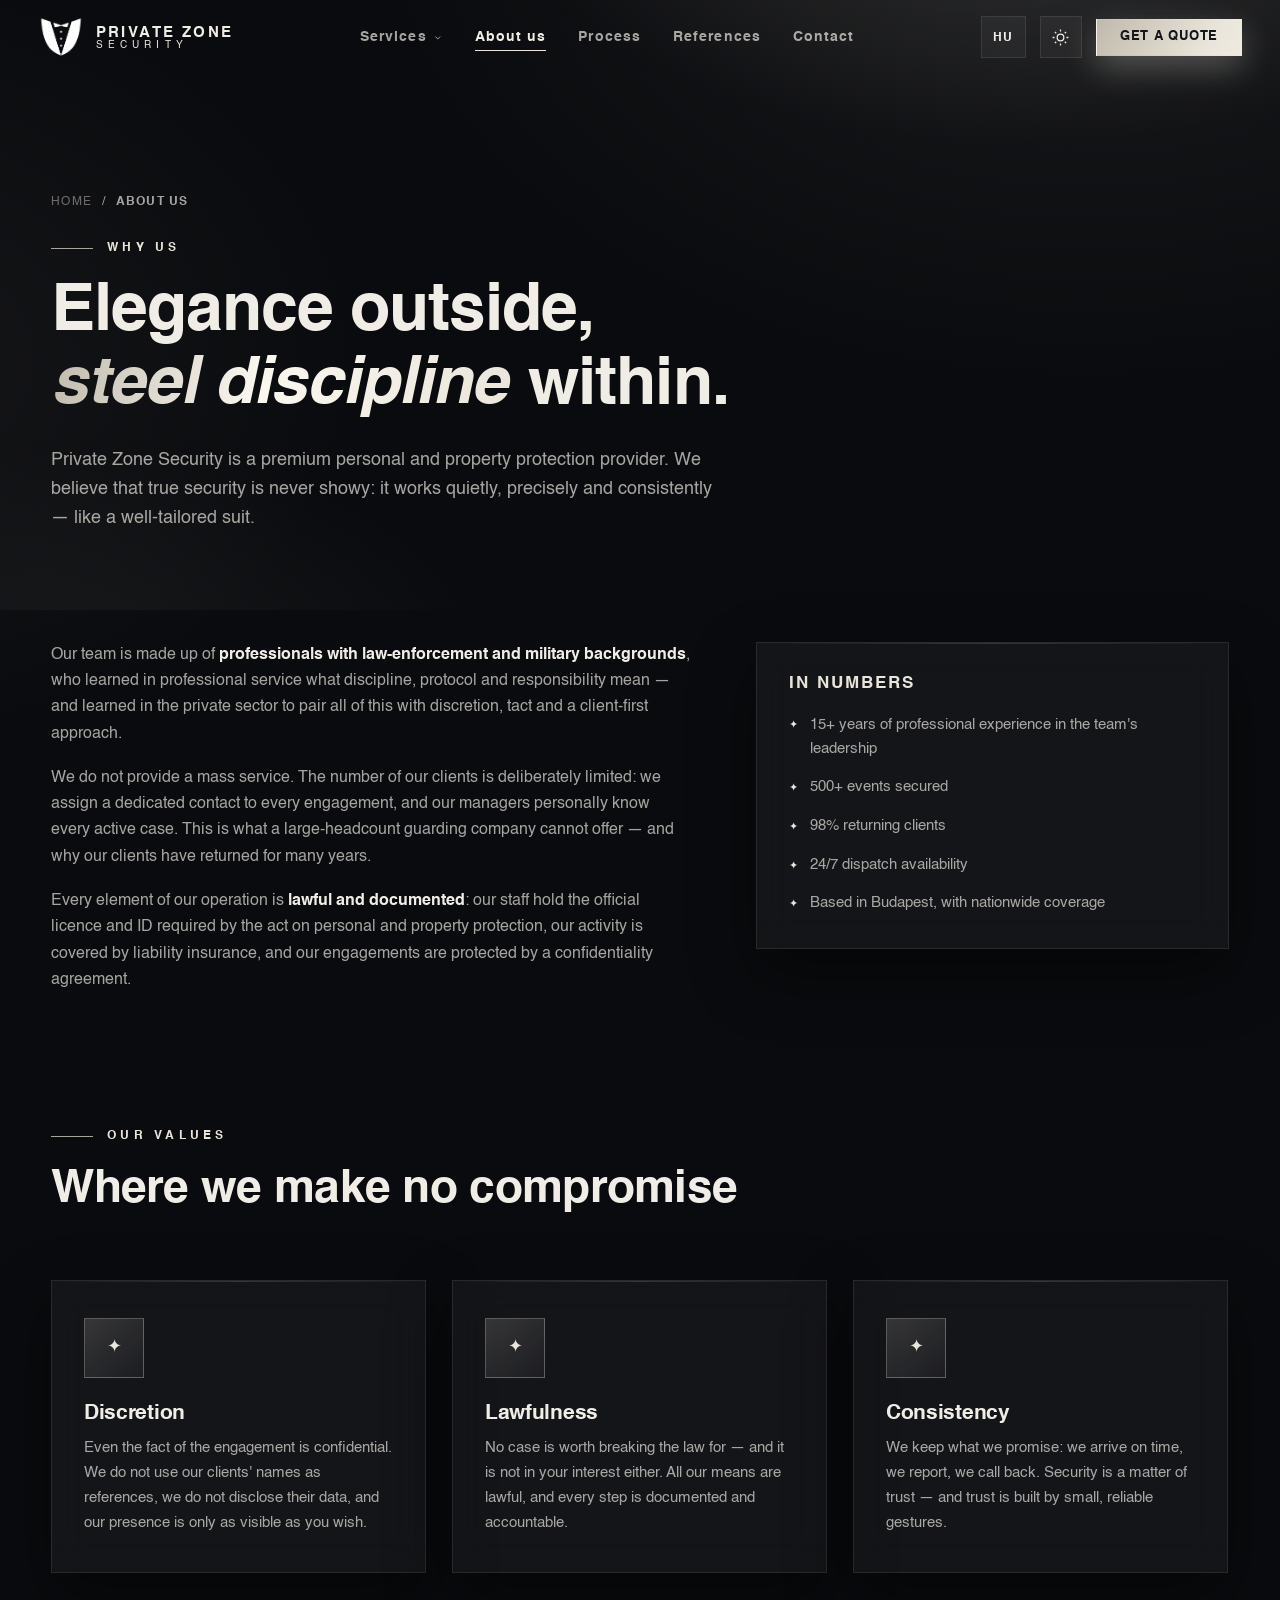
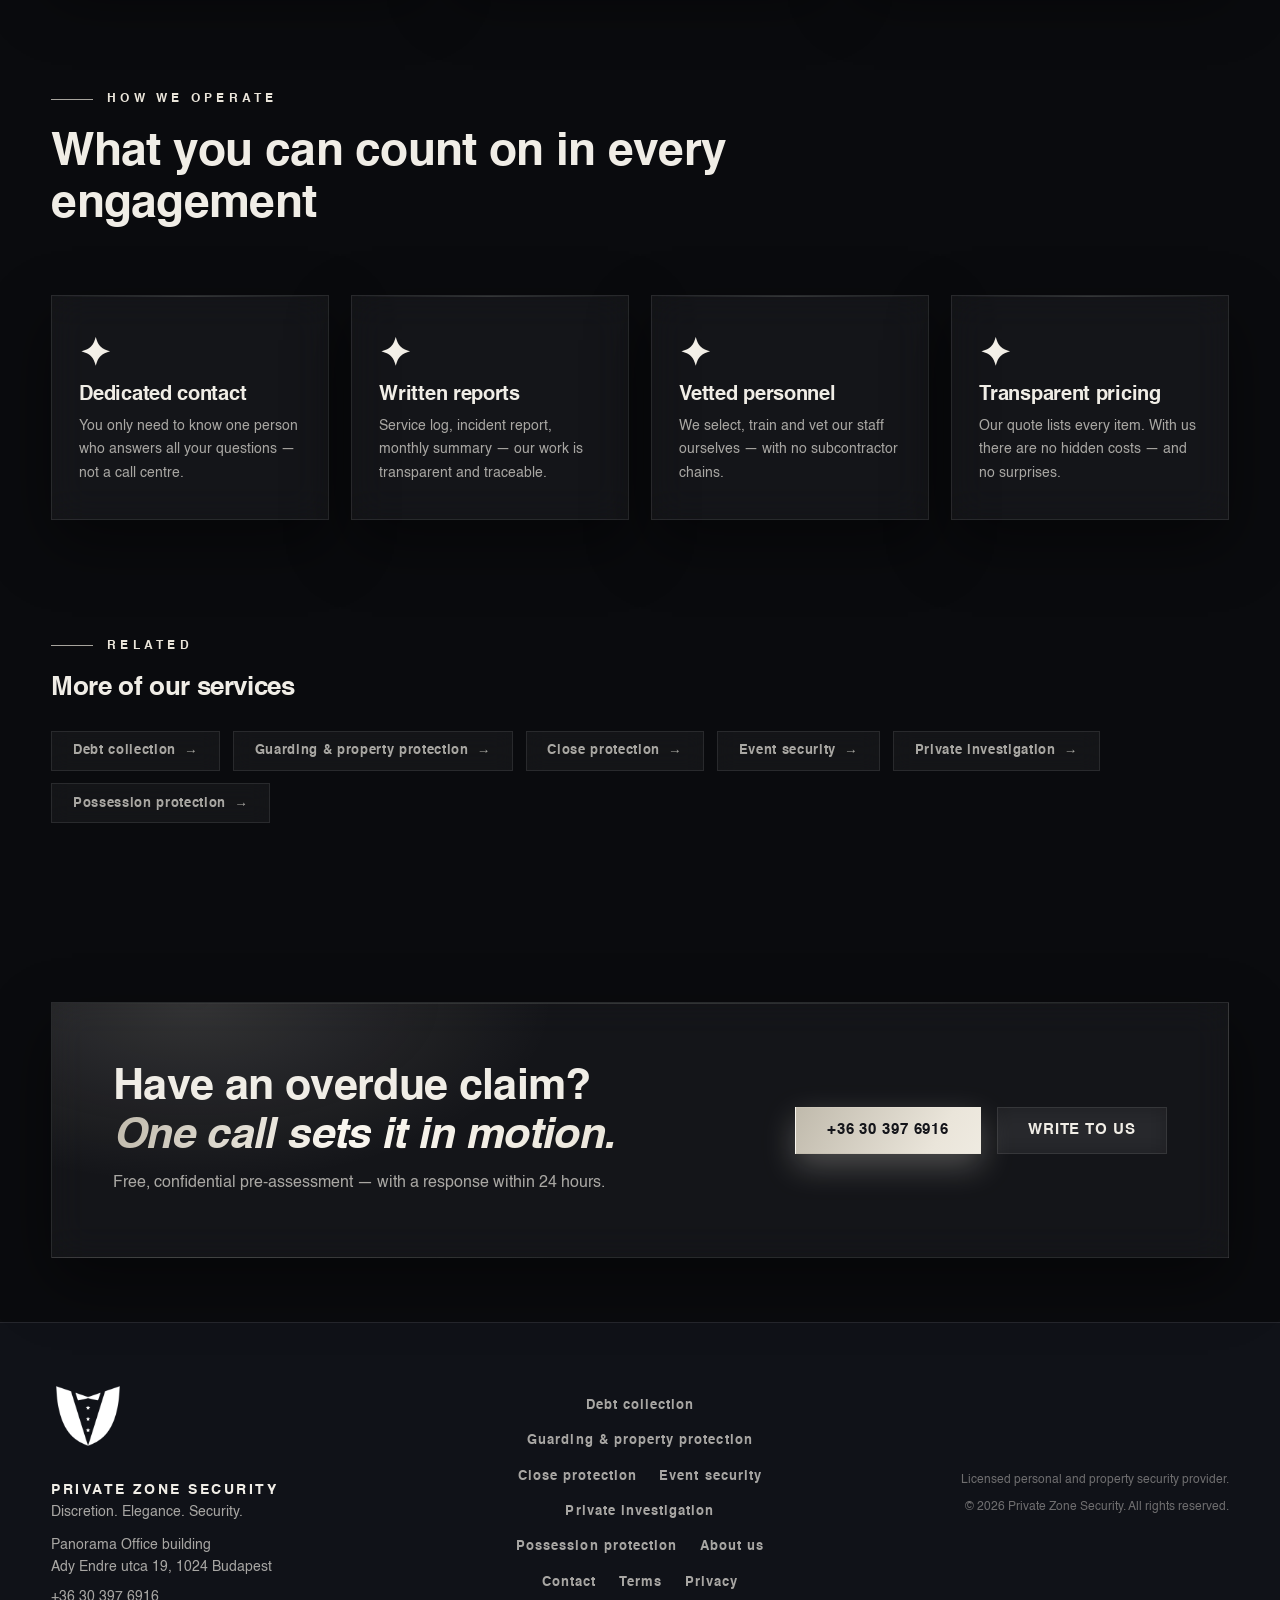
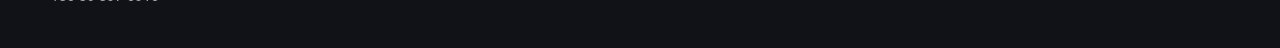
<file: rolunk.html>
<!DOCTYPE html>
<html lang="hu" data-theme="dark" data-title-hu="Rólunk — Private Zone Security" data-title-en="About us — Private Zone Security">
<head>
  <meta charset="UTF-8">
  <meta name="viewport" content="width=device-width, initial-scale=1.0">
  <script>document.documentElement.setAttribute('data-lang',(function(){try{var s=localStorage.getItem('pzs-lang');if(s==='hu'||s==='en')return s;var l=navigator.languages||[navigator.language||''];return [].some.call(l,function(x){return /^hu/i.test(x)})?'hu':'en'}catch(e){return 'hu'}})());</script>
  <title>Rólunk — Private Zone Security</title>
  <meta name="description" content="A Private Zone Security csapata rendvédelmi és katonai múlttal rendelkező, hatósági engedéllyel bíró biztonsági szakemberekből áll. Ismerje meg értékeinket és működésünket.">
  <link rel="icon" type="image/png" sizes="32x32" href="assets/favicon-32.png">
  <link rel="icon" type="image/png" sizes="256x256" href="assets/favicon.png">
  <link rel="apple-touch-icon" href="assets/favicon.png">
  <link rel="stylesheet" href="css/style.css">
</head>
<body>

  <header class="nav" id="nav">
    <div class="nav-inner">
      <a href="index.html" class="brand" aria-label="Private Zone Security — kezdőlap">
        <span class="brand-mark"><img src="assets/logo-light.png" alt="" class="logo-on-dark">
          <img src="assets/logo-dark.png" alt="" class="logo-on-light"></span>
        <span class="brand-text">
          <strong>PRIVATE ZONE</strong>
          <em>SECURITY</em>
        </span>
      </a>

      <nav class="nav-links" id="navLinks" aria-label="Fő navigáció">
        <div class="has-dropdown">
          <button class="dropdown-toggle" aria-haspopup="true" aria-expanded="false">
            <span data-i18n="nav.services">Szolgáltatások</span>
            <svg class="caret" viewBox="0 0 24 24" aria-hidden="true"><path d="M6 9l6 6 6-6"/></svg>
          </button>
          <div class="dropdown">
            <div class="dropdown-inner">
              <a href="koveteleskezeles.html" data-i18n="svc.koveteles">Követeléskezelés</a>
              <a href="orzes-vedelem.html" data-i18n="svc.orzes">Őrzés-védelem</a>
              <a href="szemelyvedelem.html" data-i18n="svc.szemely">Személyvédelem</a>
              <a href="rendezvenybiztositas.html" data-i18n="svc.rendezveny">Rendezvénybiztosítás</a>
              <a href="magannyomozas.html" data-i18n="svc.magannyomozas">Magánnyomozás</a>
              <a href="birtokvedelem.html" data-i18n="svc.birtok">Birtokvédelem</a>
            </div>
          </div>
        </div>
        <a href="rolunk.html" class="active" data-i18n="nav.about">Rólunk</a>
        <a href="index.html#folyamat" data-i18n="nav.process">Folyamat</a>
        <a href="index.html#referenciak" data-i18n="nav.references">Referenciák</a>
        <a href="kapcsolat.html"  data-i18n="nav.contact">Kapcsolat</a>
      </nav>

      <div class="nav-actions">
        <button class="lang-toggle" data-lang-toggle aria-label="Language">EN</button>
        <button class="theme-toggle" id="themeToggle" aria-label="Világos / sötét mód váltása">
          <svg class="icon-moon" viewBox="0 0 24 24" fill="none" stroke="currentColor" stroke-width="1.6"><path d="M21 12.8A9 9 0 1 1 11.2 3 7 7 0 0 0 21 12.8Z"/></svg>
          <svg class="icon-sun" viewBox="0 0 24 24" fill="none" stroke="currentColor" stroke-width="1.6"><circle cx="12" cy="12" r="4.2"/><path d="M12 2v2.4M12 19.6V22M2 12h2.4M19.6 12H22M4.9 4.9l1.7 1.7M17.4 17.4l1.7 1.7M19.1 4.9l-1.7 1.7M6.6 17.4l-1.7 1.7"/></svg>
        </button>
        <a href="kapcsolat.html" class="btn btn-gold btn-nav" data-i18n="nav.cta">Ajánlatkérés</a>
        <button class="hamburger" id="hamburger" aria-label="Menü megnyitása" aria-expanded="false">
          <span></span><span></span><span></span>
        </button>
      </div>
    </div>
  </header>

  <main>

    <section class="page-hero">
      <div class="container">

        <nav class="breadcrumb" aria-label="Morzsamenü">
          <a href="index.html"><span data-i18n-html="p1">Főoldal</span></a><span class="sep">/</span>
          <strong><span data-i18n-html="p2">Rólunk</span></strong>
        </nav>
        <p class="overline reveal" data-i18n="about.overline">Miért mi</p>
        <h1 class="reveal d1"><span data-i18n-html="p3">Elegancia kívül,<br><span class="gold-text">acél fegyelem</span> belül.</span></h1>
        <p class="lead reveal d2"><span data-i18n-html="p4">A Private Zone Security prémium személy- és vagyonvédelmi szolgáltató. Abban hiszünk, hogy a valódi biztonság nem hivalkodó: csendben, pontosan és következetesen működik — mint egy jól szabott öltöny.</span></p>
      </div>
    </section>

    <section class="section" style="padding-top:2rem">
      <div class="container intro-grid">
        <div class="intro-copy reveal">
          <p><span data-i18n-html="p5">Csapatunkat <strong>rendvédelmi és katonai múlttal rendelkező szakemberek</strong> alkotják, akik a hivatásos szolgálatban tanulták meg, mit jelent a fegyelem, a protokoll és a felelősség — és a magánszférában tanulták meg mindezt diszkrécióval, tapintattal és ügyfélközpontúsággal párosítani.</span></p>
          <p><span data-i18n-html="p6">Nem tömegszolgáltatást nyújtunk. Ügyfeleink száma szándékosan korlátozott: minden megbízáshoz dedikált kapcsolattartót rendelünk, és a vezetőink személyesen ismernek minden futó ügyet. Ez az, amit egy nagy létszámú őrző-védő cég nem tud megadni — és amiért ügyfeleink hosszú évek óta visszatérnek.</span></p>
          <p><span data-i18n-html="p7">Működésünk minden eleme <strong>jogszerű és dokumentált</strong>: munkatársaink a személy- és vagyonvédelmi tevékenységről szóló törvény szerinti hatósági engedéllyel és igazolvánnyal rendelkeznek, tevékenységünket felelősségbiztosítás fedezi, megbízásainkat pedig titoktartási megállapodás védi.</span></p>
        </div>
        <aside class="glass facts reveal d1">
          <h3><span data-i18n-html="p8">Számokban</span></h3>
          <ul>
            <li><span data-i18n-html="p9">15+ év szakmai tapasztalat a csapat vezetésében</span></li>
            <li><span data-i18n-html="p10">500+ biztosított rendezvény</span></li>
            <li><span data-i18n-html="p11">98% visszatérő ügyfél</span></li>
            <li><span data-i18n-html="p12">24/7 diszpécser-elérhetőség</span></li>
            <li><span data-i18n-html="p13">Budapest központtal, országos lefedettséggel</span></li>
          </ul>
        </aside>
      </div>
    </section>

    <section class="section" style="padding-top:0">
      <div class="container">
        <header class="section-head reveal">
          <p class="overline"><span data-i18n-html="p14">Értékeink</span></p>
          <h2><span data-i18n-html="p15">Amiben nem ismerünk kompromisszumot</span></h2>
        </header>
        <div class="values-grid">
          <article class="glass card tilt reveal">
            <div class="card-icon"><span style="font-size:1.1rem;color:var(--gold)">✦</span></div>
            <h3><span data-i18n-html="p16">Diszkréció</span></h3>
            <p><span data-i18n-html="p17">A megbízás ténye is titok. Ügyfeleink nevét nem használjuk referenciaként, adataikat nem adjuk ki, jelenlétünk pedig csak annyira látható, amennyire Ön szeretné.</span></p>
          </article>
          <article class="glass card tilt reveal d1">
            <div class="card-icon"><span style="font-size:1.1rem;color:var(--gold)">✦</span></div>
            <h3><span data-i18n-html="p18">Jogszerűség</span></h3>
            <p><span data-i18n-html="p19">Egyetlen ügy sem ér annyit, hogy törvényt sértsünk érte — és Önnek sem érdeke. Minden eszközünk jogszerű, minden lépésünk dokumentált és számonkérhető.</span></p>
          </article>
          <article class="glass card tilt reveal d2">
            <div class="card-icon"><span style="font-size:1.1rem;color:var(--gold)">✦</span></div>
            <h3><span data-i18n-html="p20">Következetesség</span></h3>
            <p><span data-i18n-html="p21">Amit vállalunk, azt tartjuk: időben érkezünk, riportot adunk, visszahívjuk. A biztonság bizalmi műfaj — a bizalmat pedig apró, megbízható gesztusok építik.</span></p>
          </article>
        </div>
      </div>
    </section>

    <section class="section" style="padding-top:0">
      <div class="container">
        <header class="section-head reveal">
          <p class="overline"><span data-i18n-html="p22">Működésünk</span></p>
          <h2><span data-i18n-html="p23">Amire minden megbízásnál számíthat</span></h2>
        </header>
        <div class="steps">
          <div class="glass step reveal">
            <span class="step-num">✦</span>
            <h3><span data-i18n-html="p24">Dedikált kapcsolattartó</span></h3>
            <p><span data-i18n-html="p25">Egyetlen embert kell ismernie, aki minden kérdésére válaszol — nem egy call centert.</span></p>
          </div>
          <div class="glass step reveal d1">
            <span class="step-num">✦</span>
            <h3><span data-i18n-html="p26">Írásos riportok</span></h3>
            <p><span data-i18n-html="p27">Szolgálati napló, eseményjelentés, havi összefoglaló — a munkánk átlátható és visszakereshető.</span></p>
          </div>
          <div class="glass step reveal d2">
            <span class="step-num">✦</span>
            <h3><span data-i18n-html="p28">Ellenőrzött állomány</span></h3>
            <p><span data-i18n-html="p29">Munkatársainkat magunk válogatjuk, képezzük és ellenőrizzük — alvállalkozói láncok nélkül.</span></p>
          </div>
          <div class="glass step reveal d3">
            <span class="step-num">✦</span>
            <h3><span data-i18n-html="p30">Átlátható díjazás</span></h3>
            <p><span data-i18n-html="p31">Az ajánlatunkban minden tétel szerepel. Rejtett költség nálunk nincs — meglepetés sem.</span></p>
          </div>
        </div>
      </div>
    </section>

    <section class="section" style="padding-top:0">
      <div class="container">
        <header class="section-head reveal" style="margin-bottom:1.8rem">
          <p class="overline"><span data-i18n-html="p32">Kapcsolódó</span></p>
          <h2 style="font-size:1.6rem"><span data-i18n-html="p33">További szolgáltatásaink</span></h2>
        </header>
        <div class="others reveal">
          <a href="koveteleskezeles.html"><span data-i18n="svc.koveteles">Követeléskezelés</span> →</a>
          <a href="orzes-vedelem.html"><span data-i18n="svc.orzes">Őrzés-védelem</span> →</a>
          <a href="szemelyvedelem.html"><span data-i18n="svc.szemely">Személyvédelem</span> →</a>
          <a href="rendezvenybiztositas.html"><span data-i18n="svc.rendezveny">Rendezvénybiztosítás</span> →</a>
          <a href="magannyomozas.html"><span data-i18n="svc.magannyomozas">Magánnyomozás</span> →</a>
          <a href="birtokvedelem.html"><span data-i18n="svc.birtok">Birtokvédelem</span> →</a>
        </div>
      </div>
    </section>

    <section class="cta-band">
      <div class="container">
        <div class="glass cta-panel reveal">
          <div>
            <h2 data-i18n-html="cta.h">Az Ön privát zónája<br><span class="gold-text">egy hívásra van.</span></h2>
            <p data-i18n="cta.sub">Bizalmas konzultáció, 24 órán belüli visszajelzés.</p>
          </div>
          <div class="cta-actions">
            <a href="tel:+36303976916" class="btn btn-gold">+36 30 397 6916</a>
            <a href="kapcsolat.html" class="btn btn-ghost" data-i18n="cta.write">Írjon nekünk</a>
          </div>
        </div>
      </div>
    </section>
  </main>

  <footer class="footer">
    <div class="container footer-grid">
      <div class="footer-brand">
        <img src="assets/logo-light.png" alt="Private Zone Security logó" class="footer-logo logo-on-dark">
        <img src="assets/logo-dark.png" alt="Private Zone Security logó" class="footer-logo logo-on-light">
        <p><strong>PRIVATE ZONE SECURITY</strong><br><span data-i18n="footer.tagline">Diszkréció. Elegancia. Biztonság.</span></p>
        <p style="margin-top:.6rem"><span data-i18n="footer.addr1">Panorama Office irodaház</span><br><span data-i18n="footer.addr2">1024 Budapest, Ady Endre utca 19</span></p>
        <p style="margin-top:.4rem"><a href="tel:+36303976916" style="color:inherit;text-decoration:none">+36 30 397 6916</a></p>
      </div>
      <nav class="footer-nav" aria-label="Lábléc navigáció">
        <a href="koveteleskezeles.html" data-i18n="svc.koveteles">Követeléskezelés</a>
        <a href="orzes-vedelem.html" data-i18n="svc.orzes">Őrzés-védelem</a>
        <a href="szemelyvedelem.html" data-i18n="svc.szemely">Személyvédelem</a>
        <a href="rendezvenybiztositas.html" data-i18n="svc.rendezveny">Rendezvénybiztosítás</a>
        <a href="magannyomozas.html" data-i18n="svc.magannyomozas">Magánnyomozás</a>
        <a href="birtokvedelem.html" data-i18n="svc.birtok">Birtokvédelem</a>
        <a href="rolunk.html" data-i18n="nav.about">Rólunk</a>
        <a href="kapcsolat.html" data-i18n="nav.contact">Kapcsolat</a>
        <a href="aszf.html" data-i18n="footer.aszf">ÁSZF</a>
        <a href="adatvedelem.html" data-i18n="footer.privacy">Adatvédelem</a>
      </nav>
      <div class="footer-meta">
        <p data-i18n="footer.note">Hatósági engedéllyel rendelkező személy- és vagyonvédelmi szolgáltató.</p>
        <p>© <span id="year"></span> Private Zone Security. <span data-i18n="footer.rights">Minden jog fenntartva.</span></p>
      </div>
    </div>
  </footer>

  <script src="js/i18n-dict.js"></script>
  <script src="js/i18n-pages.js"></script>
  <script src="js/i18n.js"></script>
  <script src="js/main.js"></script>
</body>
</html>
</file>
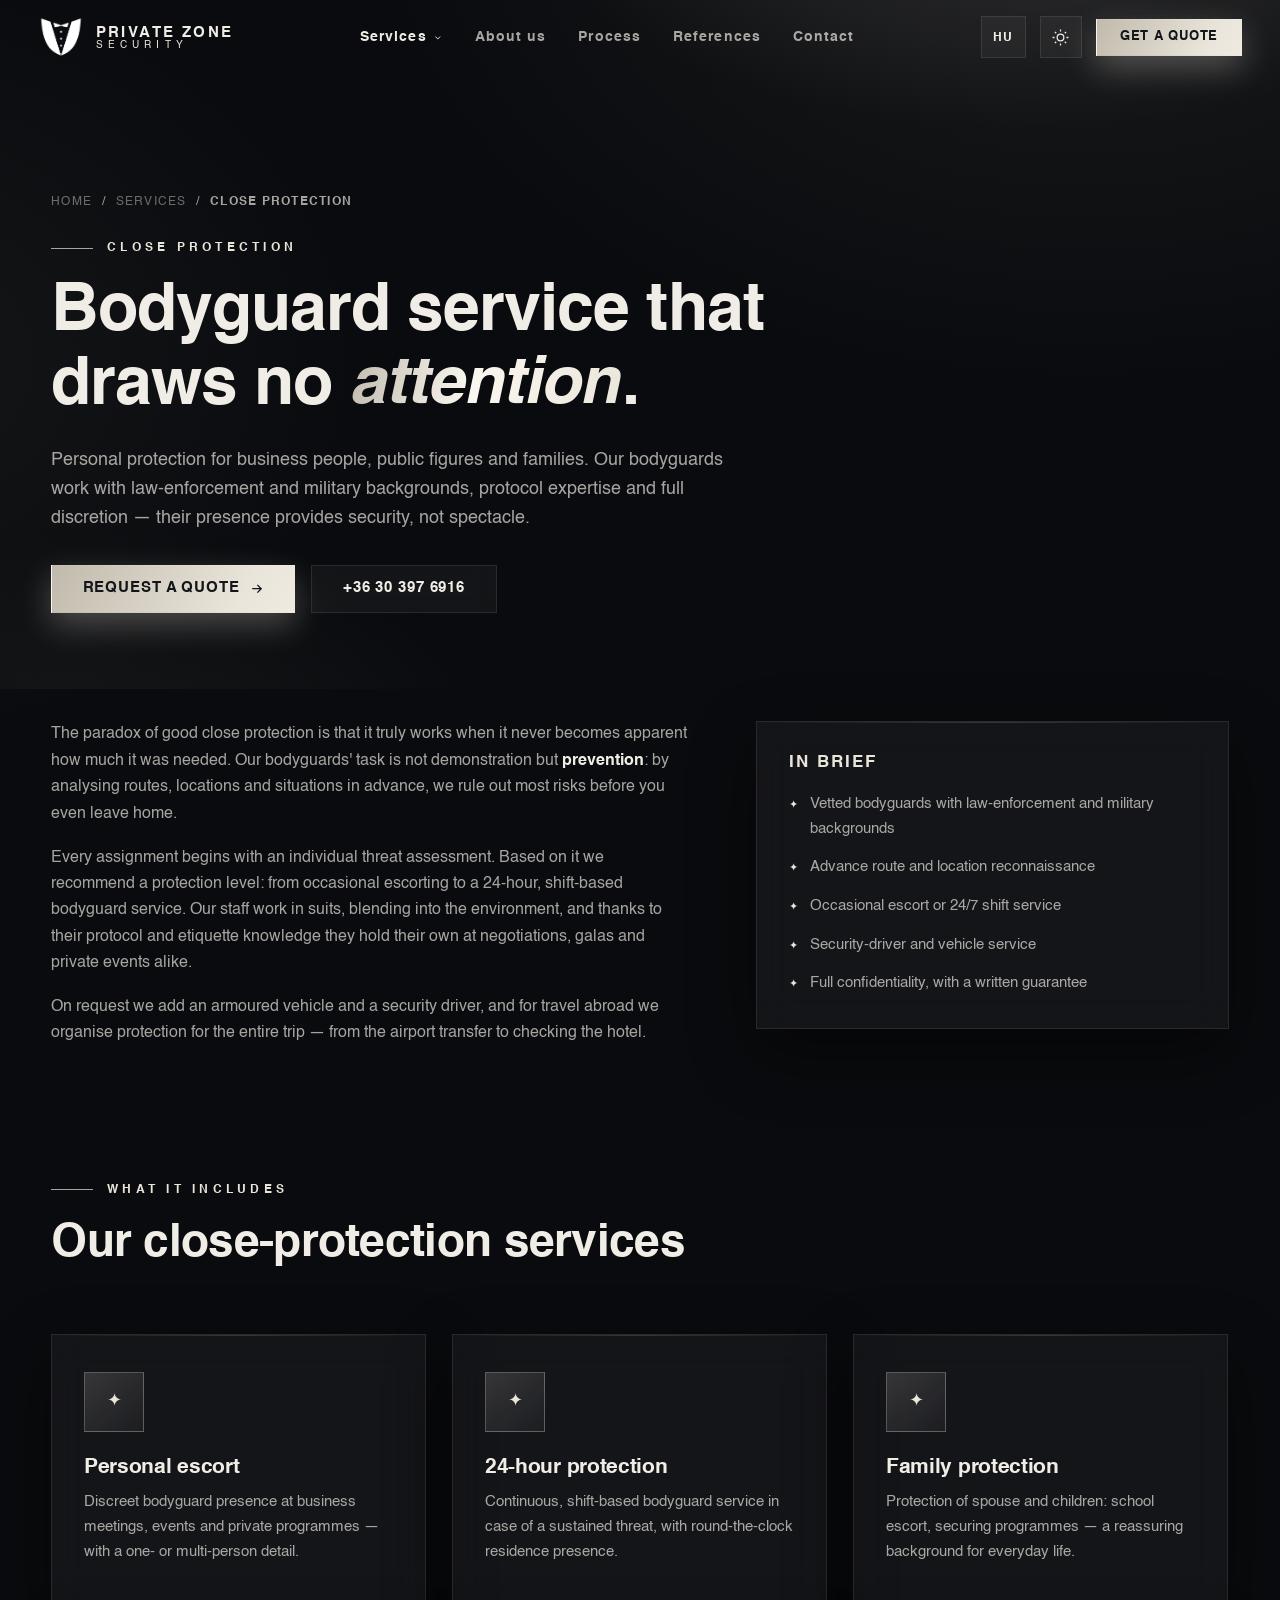
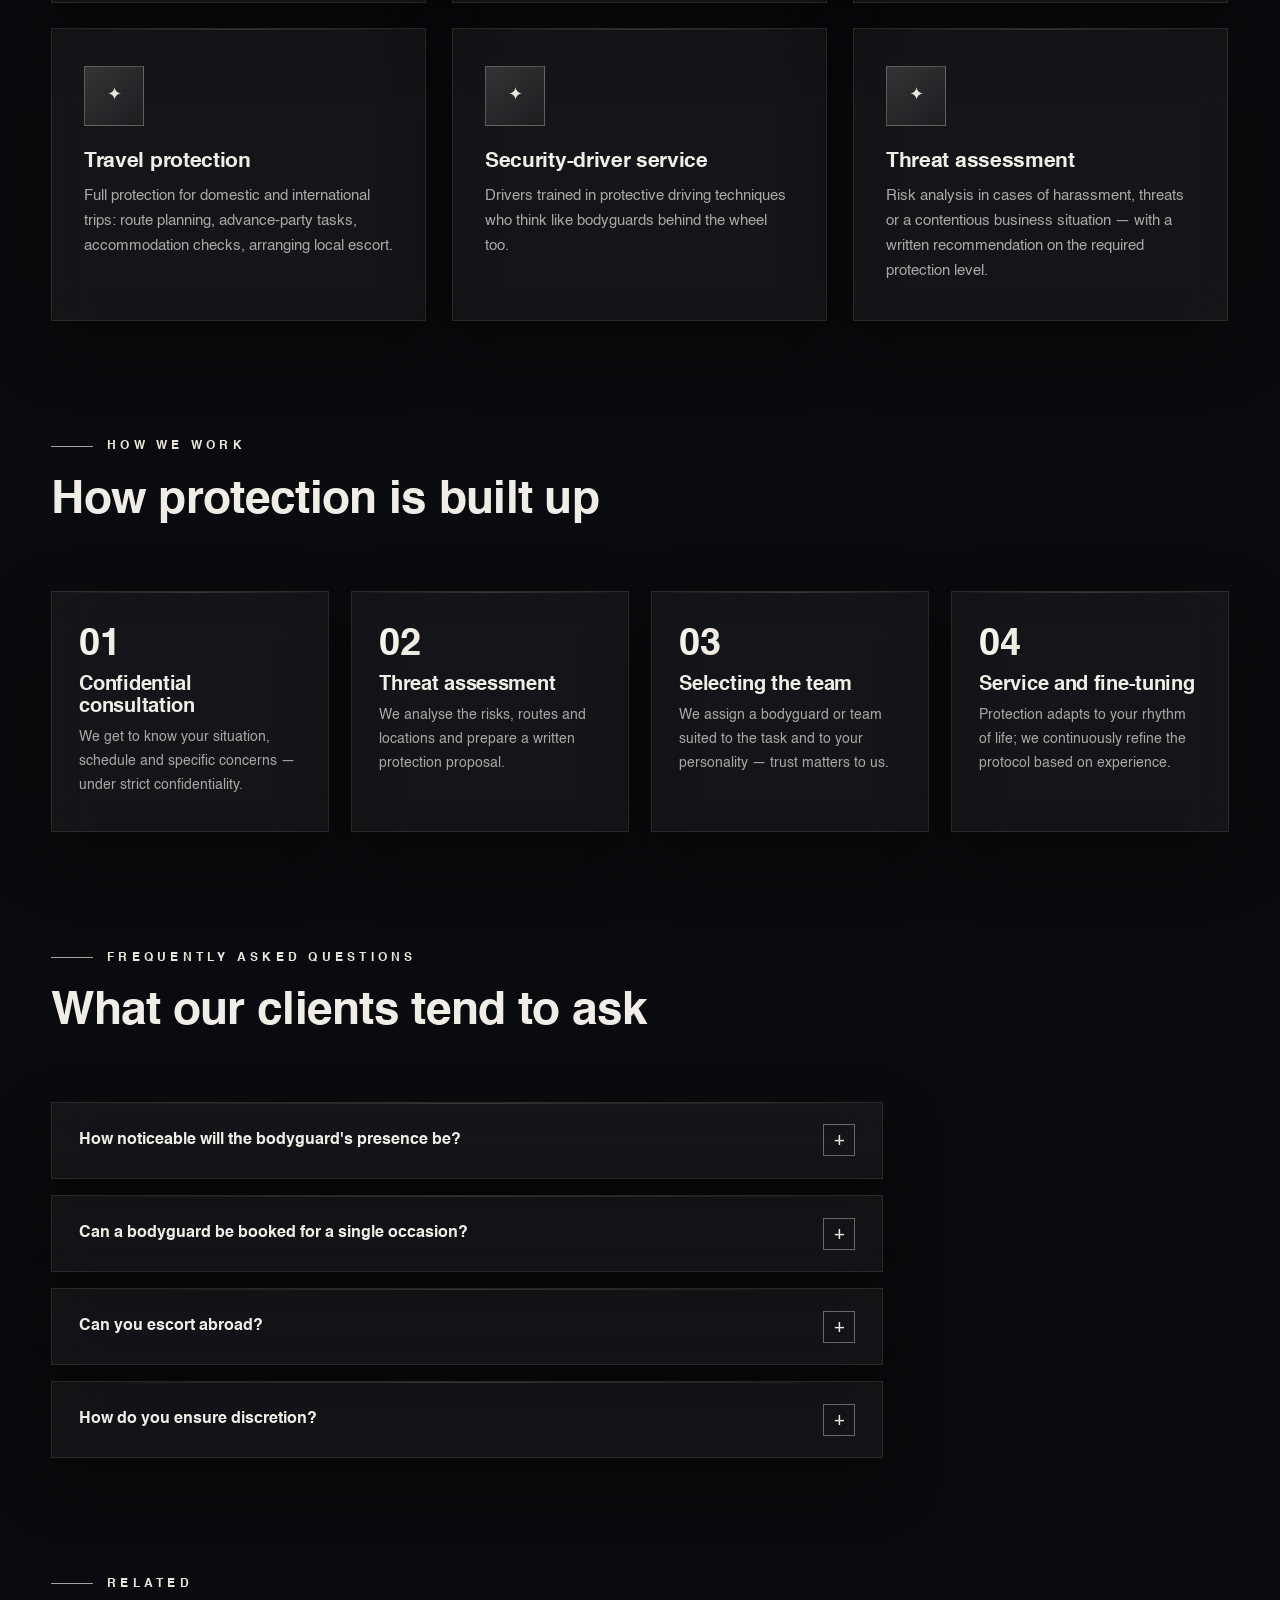
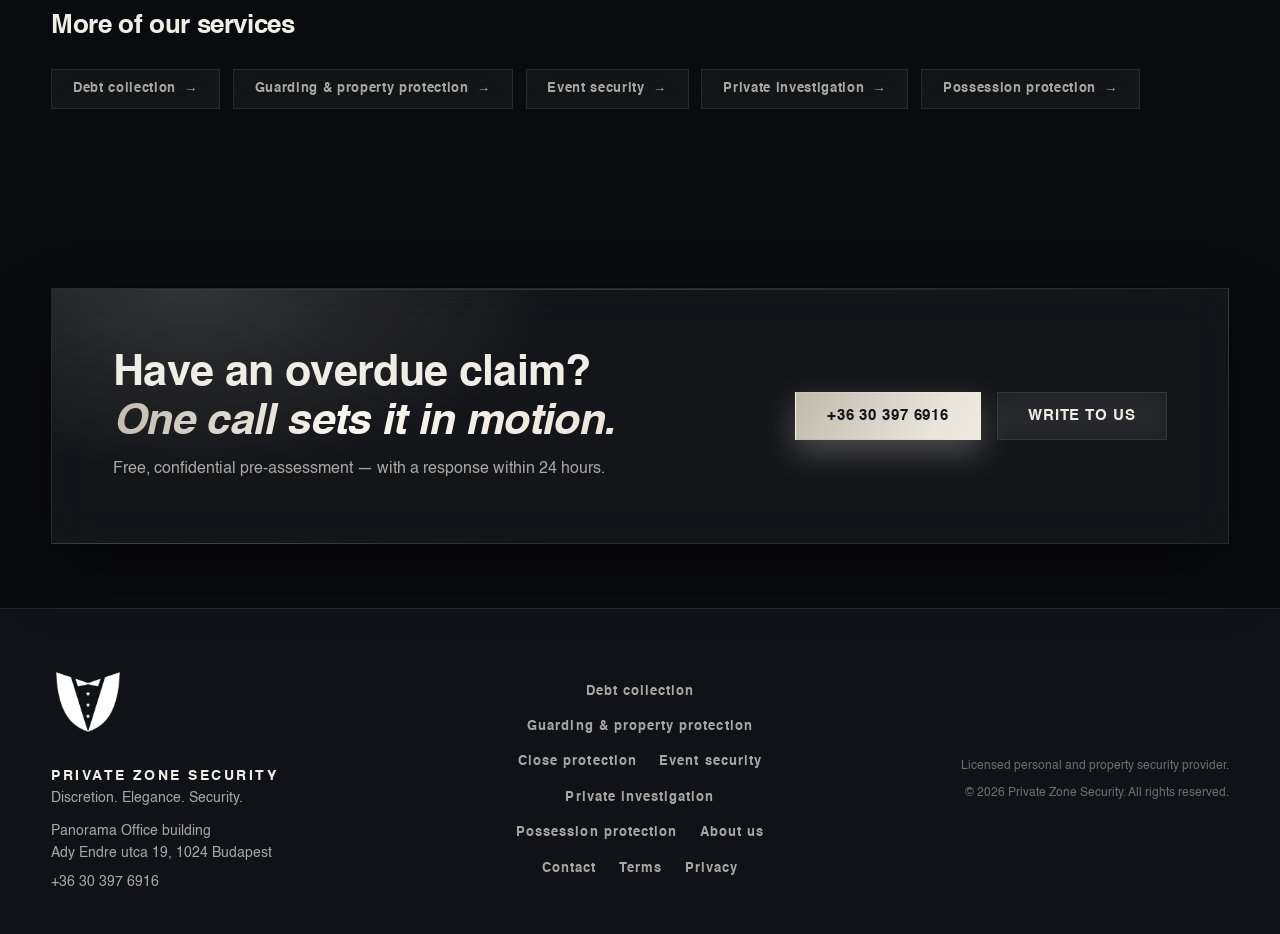
<file: szemelyvedelem.html>
<!DOCTYPE html>
<html lang="hu" data-theme="dark" data-title-hu="Személyvédelem — Private Zone Security" data-title-en="Close protection — Private Zone Security">
<head>
  <meta charset="UTF-8">
  <meta name="viewport" content="width=device-width, initial-scale=1.0">
  <script>document.documentElement.setAttribute('data-lang',(function(){try{var s=localStorage.getItem('pzs-lang');if(s==='hu'||s==='en')return s;var l=navigator.languages||[navigator.language||''];return [].some.call(l,function(x){return /^hu/i.test(x)})?'hu':'en'}catch(e){return 'hu'}})());</script>
  <title>Személyvédelem — Private Zone Security</title>
  <meta name="description" content="VIP testőrszolgálat és személyvédelem: kísérés, rezidenciavédelem, utazásbiztosítás, családvédelem — diszkrét, képzett testőrökkel a Private Zone Security-től.">
  <link rel="icon" type="image/png" sizes="32x32" href="assets/favicon-32.png">
  <link rel="icon" type="image/png" sizes="256x256" href="assets/favicon.png">
  <link rel="apple-touch-icon" href="assets/favicon.png">
  <link rel="stylesheet" href="css/style.css">
</head>
<body>

  <header class="nav" id="nav">
    <div class="nav-inner">
      <a href="index.html" class="brand" aria-label="Private Zone Security — kezdőlap">
        <span class="brand-mark"><img src="assets/logo-light.png" alt="" class="logo-on-dark">
          <img src="assets/logo-dark.png" alt="" class="logo-on-light"></span>
        <span class="brand-text">
          <strong>PRIVATE ZONE</strong>
          <em>SECURITY</em>
        </span>
      </a>

      <nav class="nav-links" id="navLinks" aria-label="Fő navigáció">
        <div class="has-dropdown">
          <button class="dropdown-toggle active" aria-haspopup="true" aria-expanded="false">
            <span data-i18n="nav.services">Szolgáltatások</span>
            <svg class="caret" viewBox="0 0 24 24" aria-hidden="true"><path d="M6 9l6 6 6-6"/></svg>
          </button>
          <div class="dropdown">
            <div class="dropdown-inner">
              <a href="koveteleskezeles.html" data-i18n="svc.koveteles">Követeléskezelés</a>
              <a href="orzes-vedelem.html" data-i18n="svc.orzes">Őrzés-védelem</a>
              <a href="szemelyvedelem.html" class="active" data-i18n="svc.szemely">Személyvédelem</a>
              <a href="rendezvenybiztositas.html" data-i18n="svc.rendezveny">Rendezvénybiztosítás</a>
              <a href="magannyomozas.html" data-i18n="svc.magannyomozas">Magánnyomozás</a>
              <a href="birtokvedelem.html" data-i18n="svc.birtok">Birtokvédelem</a>
            </div>
          </div>
        </div>
        <a href="rolunk.html"  data-i18n="nav.about">Rólunk</a>
        <a href="index.html#folyamat" data-i18n="nav.process">Folyamat</a>
        <a href="index.html#referenciak" data-i18n="nav.references">Referenciák</a>
        <a href="kapcsolat.html"  data-i18n="nav.contact">Kapcsolat</a>
      </nav>

      <div class="nav-actions">
        <button class="lang-toggle" data-lang-toggle aria-label="Language">EN</button>
        <button class="theme-toggle" id="themeToggle" aria-label="Világos / sötét mód váltása">
          <svg class="icon-moon" viewBox="0 0 24 24" fill="none" stroke="currentColor" stroke-width="1.6"><path d="M21 12.8A9 9 0 1 1 11.2 3 7 7 0 0 0 21 12.8Z"/></svg>
          <svg class="icon-sun" viewBox="0 0 24 24" fill="none" stroke="currentColor" stroke-width="1.6"><circle cx="12" cy="12" r="4.2"/><path d="M12 2v2.4M12 19.6V22M2 12h2.4M19.6 12H22M4.9 4.9l1.7 1.7M17.4 17.4l1.7 1.7M19.1 4.9l-1.7 1.7M6.6 17.4l-1.7 1.7"/></svg>
        </button>
        <a href="kapcsolat.html" class="btn btn-gold btn-nav" data-i18n="nav.cta">Ajánlatkérés</a>
        <button class="hamburger" id="hamburger" aria-label="Menü megnyitása" aria-expanded="false">
          <span></span><span></span><span></span>
        </button>
      </div>
    </div>
  </header>

  <main>

    <section class="page-hero">
      <div class="container">
        <div class="page-hero-inner">
          <div class="page-hero-copy">

        <nav class="breadcrumb" aria-label="Morzsamenü">
          <a href="index.html"><span data-i18n-html="p182">Főoldal</span></a><span class="sep">/</span>
          <a href="index.html#szolgaltatasok"><span data-i18n-html="p183">Szolgáltatások</span></a><span class="sep">/</span>
          <strong><span data-i18n-html="p184">Személyvédelem</span></strong>
        </nav>
            <p class="overline reveal"><span data-i18n-html="p185">Személyvédelem</span></p>
            <h1 class="reveal d1"><span data-i18n-html="p186">Testőrszolgálat, amely<br>nem kelt <span class="gold-text">feltűnést</span>.</span></h1>
            <p class="lead reveal d2"><span data-i18n-html="p187">Személyi védelem üzletembereknek, közszereplőknek és családoknak. Testőreink rendvédelmi és katonai múlttal, protokoll-ismerettel és teljes diszkrécióval dolgoznak — jelenlétük biztonságot ad, nem látványosságot.</span></p>
            <div class="hero-cta reveal d3">
              <a href="kapcsolat.html" class="btn btn-gold"><span data-i18n-html="p188">Ajánlatot kérek</span>
                <svg viewBox="0 0 24 24" fill="none" stroke="currentColor" stroke-width="2"><path d="M5 12h14M13 6l6 6-6 6"/></svg>
              </a>
              <a href="tel:+36303976916" class="btn btn-ghost">+36 30 397 6916</a>
            </div>
          </div>

        </div>
      </div>
    </section>

    <section class="section" style="padding-top:2rem">
      <div class="container intro-grid">
        <div class="intro-copy reveal">
          <p><span data-i18n-html="p189">A jó személyvédelem paradoxona, hogy akkor működik igazán, ha soha nem derül ki, mennyire volt rá szükség. Testőreink feladata nem a demonstráció, hanem a <strong>megelőzés</strong>: az útvonalak, helyszínek és helyzetek előzetes elemzésével a kockázatok többségét már azelőtt kizárjuk, hogy Ön elindulna otthonról.</span></p>
          <p><span data-i18n-html="p190">Minden megbízás egyéni fenyegetettség-értékeléssel indul. Ez alapján javaslunk védelmi szintet: az alkalmankénti kíséréstől a 24 órás, váltásos testőrszolgálatig. Munkatársaink öltönyben, a környezetbe illeszkedve dolgoznak, protokoll- és etikett-ismeretük révén tárgyalásokon, gálákon és magánprogramokon egyaránt megállják a helyüket.</span></p>
          <p><span data-i18n-html="p191">Kérésre védett gépjárművel és biztonsági sofőrrel egészítjük ki a szolgáltatást, külföldi utazás esetén pedig a teljes út biztosítását megszervezzük — a repülőtéri transzfertől a szálloda ellenőrzéséig.</span></p>
        </div>
        <aside class="glass facts reveal d1">
          <h3><span data-i18n-html="p192">Röviden</span></h3>
          <ul>
            <li><span data-i18n-html="p193">Rendvédelmi és katonai múltú, vizsgázott testőrök</span></li>
            <li><span data-i18n-html="p194">Előzetes útvonal- és helyszínfelderítés</span></li>
            <li><span data-i18n-html="p195">Alkalmi kísérés vagy 24/7 váltásos szolgálat</span></li>
            <li><span data-i18n-html="p196">Biztonsági sofőr- és gépjármű-szolgáltatás</span></li>
            <li><span data-i18n-html="p197">Teljes titoktartás, írásos garanciával</span></li>
          </ul>
        </aside>
      </div>
    </section>

    <section class="section" style="padding-top:0">
      <div class="container">
        <header class="section-head reveal">
          <p class="overline"><span data-i18n-html="p198">Mit tartalmaz</span></p>
          <h2><span data-i18n-html="p199">Személyvédelmi szolgáltatásaink</span></h2>
        </header>
        <div class="cards">
          <article class="glass card tilt reveal">
            <div class="card-icon"><span style="font-size:1.1rem;color:var(--gold)">✦</span></div>
            <h3><span data-i18n-html="p200">Személyi kísérés</span></h3>
            <p><span data-i18n-html="p201">Diszkrét testőri jelenlét üzleti tárgyalásokon, rendezvényeken és magánprogramokon — egy vagy több fős kísérettel.</span></p>
          </article>
          <article class="glass card tilt reveal d1">
            <div class="card-icon"><span style="font-size:1.1rem;color:var(--gold)">✦</span></div>
            <h3><span data-i18n-html="p202">24 órás védelem</span></h3>
            <p><span data-i18n-html="p203">Folyamatos, váltásos testőrszolgálat tartós fenyegetettség esetén, éjjel-nappali rezidencia-jelenléttel.</span></p>
          </article>
          <article class="glass card tilt reveal d2">
            <div class="card-icon"><span style="font-size:1.1rem;color:var(--gold)">✦</span></div>
            <h3><span data-i18n-html="p204">Családvédelem</span></h3>
            <p><span data-i18n-html="p205">Házastárs és gyermekek védelme: iskolai kísérés, programok biztosítása — megnyugtató háttér a mindennapokhoz.</span></p>
          </article>
          <article class="glass card tilt reveal">
            <div class="card-icon"><span style="font-size:1.1rem;color:var(--gold)">✦</span></div>
            <h3><span data-i18n-html="p206">Utazásbiztosítás</span></h3>
            <p><span data-i18n-html="p207">Bel- és külföldi utak teljes körű biztosítása: útvonaltervezés, előfutár-feladatok, szállás-ellenőrzés, helyi kíséret szervezése.</span></p>
          </article>
          <article class="glass card tilt reveal d1">
            <div class="card-icon"><span style="font-size:1.1rem;color:var(--gold)">✦</span></div>
            <h3><span data-i18n-html="p208">Biztonsági sofőrszolgálat</span></h3>
            <p><span data-i18n-html="p209">Védelmi vezetéstechnikai képzettségű sofőrök, akik a volán mögött is testőrként gondolkodnak.</span></p>
          </article>
          <article class="glass card tilt reveal d2">
            <div class="card-icon"><span style="font-size:1.1rem;color:var(--gold)">✦</span></div>
            <h3><span data-i18n-html="p210">Fenyegetettség-értékelés</span></h3>
            <p><span data-i18n-html="p211">Kockázatelemzés zaklatás, fenyegetés vagy vitás üzleti helyzet esetén — írásos javaslattal a szükséges védelmi szintre.</span></p>
          </article>
        </div>
      </div>
    </section>

    <section class="section" style="padding-top:0">
      <div class="container">
        <header class="section-head reveal">
          <p class="overline"><span data-i18n-html="p212">Hogyan dolgozunk</span></p>
          <h2><span data-i18n-html="p213">Így épül fel a védelem</span></h2>
        </header>
        <div class="steps">
          <div class="glass step reveal">
            <span class="step-num">01</span>
            <h3><span data-i18n-html="p214">Bizalmas konzultáció</span></h3>
            <p><span data-i18n-html="p215">Megismerjük élethelyzetét, napirendjét és a konkrét aggodalmakat — szigorú titoktartás mellett.</span></p>
          </div>
          <div class="glass step reveal d1">
            <span class="step-num">02</span>
            <h3><span data-i18n-html="p216">Fenyegetettség-értékelés</span></h3>
            <p><span data-i18n-html="p217">Elemezzük a kockázatokat, útvonalakat és helyszíneket; írásos védelmi javaslatot készítünk.</span></p>
          </div>
          <div class="glass step reveal d2">
            <span class="step-num">03</span>
            <h3><span data-i18n-html="p218">Csapat kiválasztása</span></h3>
            <p><span data-i18n-html="p219">A feladathoz és az Ön személyiségéhez illő testőrt vagy csapatot jelölünk ki — a bizalom nálunk szempont.</span></p>
          </div>
          <div class="glass step reveal d3">
            <span class="step-num">04</span>
            <h3><span data-i18n-html="p220">Szolgálat és finomhangolás</span></h3>
            <p><span data-i18n-html="p221">A védelem az Ön életritmusához igazodik; a tapasztalatok alapján folyamatosan finomítjuk a protokollt.</span></p>
          </div>
        </div>
      </div>
    </section>

    <section class="section" style="padding-top:0">
      <div class="container">
        <header class="section-head reveal">
          <p class="overline"><span data-i18n-html="p222">Gyakori kérdések</span></p>
          <h2><span data-i18n-html="p223">Amit ügyfeleink kérdezni szoktak</span></h2>
        </header>
        <div class="faq">
          <details class="glass reveal">
            <summary><span data-i18n-html="p224">Mennyire lesz feltűnő a testőr jelenléte?</span></summary>
            <p><span data-i18n-html="p225">Amennyire Ön szeretné. Alapesetben munkatársaink öltönyben, kísérőként jelennek meg — a külső szemlélő kollégának vagy asszisztensnek látja őket. Kifejezett kérésre látható, elrettentő jelenlétet is biztosítunk.</span></p>
          </details>
          <details class="glass reveal">
            <summary><span data-i18n-html="p226">Egy alkalomra is kérhető testőr?</span></summary>
            <p><span data-i18n-html="p227">Igen. Gyakori megbízás az egyszeri kísérés: nagy értékű tranzakció, bírósági tárgyalás, konfliktusos üzleti találkozó vagy rendezvény idejére.</span></p>
          </details>
          <details class="glass reveal">
            <summary><span data-i18n-html="p228">Külföldre is tudnak kísérni?</span></summary>
            <p><span data-i18n-html="p229">Igen, testőreink útlevéllel, nyelvtudással és nemzetközi tapasztalattal rendelkeznek. A célországtól függően helyi partnerhálózatunkat is bevonjuk.</span></p>
          </details>
          <details class="glass reveal">
            <summary><span data-i18n-html="p230">Hogyan biztosítják a diszkréciót?</span></summary>
            <p><span data-i18n-html="p231">Minden munkatársunk szerződésben vállalt titoktartási kötelezettség alatt áll, amely a megbízás után is korlátlan ideig fennmarad. Az Ön adatait, napirendjét és a megbízás tényét harmadik fél nem ismerheti meg.</span></p>
          </details>
        </div>
      </div>
    </section>

    <section class="section" style="padding-top:0">
      <div class="container">
        <header class="section-head reveal" style="margin-bottom:1.8rem">
          <p class="overline"><span data-i18n-html="p232">Kapcsolódó</span></p>
          <h2 style="font-size:1.6rem"><span data-i18n-html="p233">További szolgáltatásaink</span></h2>
        </header>
        <div class="others reveal">
          <a href="koveteleskezeles.html"><span data-i18n="svc.koveteles">Követeléskezelés</span> →</a>
          <a href="orzes-vedelem.html"><span data-i18n="svc.orzes">Őrzés-védelem</span> →</a>
          <a href="rendezvenybiztositas.html"><span data-i18n="svc.rendezveny">Rendezvénybiztosítás</span> →</a>
          <a href="magannyomozas.html"><span data-i18n="svc.magannyomozas">Magánnyomozás</span> →</a>
          <a href="birtokvedelem.html"><span data-i18n="svc.birtok">Birtokvédelem</span> →</a>
        </div>
      </div>
    </section>

    <section class="cta-band">
      <div class="container">
        <div class="glass cta-panel reveal">
          <div>
            <h2 data-i18n-html="cta.h">Az Ön privát zónája<br><span class="gold-text">egy hívásra van.</span></h2>
            <p data-i18n="cta.sub">Bizalmas konzultáció, 24 órán belüli visszajelzés.</p>
          </div>
          <div class="cta-actions">
            <a href="tel:+36303976916" class="btn btn-gold">+36 30 397 6916</a>
            <a href="kapcsolat.html" class="btn btn-ghost" data-i18n="cta.write">Írjon nekünk</a>
          </div>
        </div>
      </div>
    </section>
  </main>

  <footer class="footer">
    <div class="container footer-grid">
      <div class="footer-brand">
        <img src="assets/logo-light.png" alt="Private Zone Security logó" class="footer-logo logo-on-dark">
        <img src="assets/logo-dark.png" alt="Private Zone Security logó" class="footer-logo logo-on-light">
        <p><strong>PRIVATE ZONE SECURITY</strong><br><span data-i18n="footer.tagline">Diszkréció. Elegancia. Biztonság.</span></p>
        <p style="margin-top:.6rem"><span data-i18n="footer.addr1">Panorama Office irodaház</span><br><span data-i18n="footer.addr2">1024 Budapest, Ady Endre utca 19</span></p>
        <p style="margin-top:.4rem"><a href="tel:+36303976916" style="color:inherit;text-decoration:none">+36 30 397 6916</a></p>
      </div>
      <nav class="footer-nav" aria-label="Lábléc navigáció">
        <a href="koveteleskezeles.html" data-i18n="svc.koveteles">Követeléskezelés</a>
        <a href="orzes-vedelem.html" data-i18n="svc.orzes">Őrzés-védelem</a>
        <a href="szemelyvedelem.html" data-i18n="svc.szemely">Személyvédelem</a>
        <a href="rendezvenybiztositas.html" data-i18n="svc.rendezveny">Rendezvénybiztosítás</a>
        <a href="magannyomozas.html" data-i18n="svc.magannyomozas">Magánnyomozás</a>
        <a href="birtokvedelem.html" data-i18n="svc.birtok">Birtokvédelem</a>
        <a href="rolunk.html" data-i18n="nav.about">Rólunk</a>
        <a href="kapcsolat.html" data-i18n="nav.contact">Kapcsolat</a>
        <a href="aszf.html" data-i18n="footer.aszf">ÁSZF</a>
        <a href="adatvedelem.html" data-i18n="footer.privacy">Adatvédelem</a>
      </nav>
      <div class="footer-meta">
        <p data-i18n="footer.note">Hatósági engedéllyel rendelkező személy- és vagyonvédelmi szolgáltató.</p>
        <p>© <span id="year"></span> Private Zone Security. <span data-i18n="footer.rights">Minden jog fenntartva.</span></p>
      </div>
    </div>
  </footer>

  <script src="js/i18n-dict.js"></script>
  <script src="js/i18n-pages.js"></script>
  <script src="js/i18n.js"></script>
  <script src="js/main.js"></script>
</body>
</html>
</file>
<file: css/style.css>
/* ═══════════════════════════════════════════════════════════════
   PRIVATE ZONE SECURITY — style
   Elegáns dark-first dizájn, charcoal + off-white akcentek, glassmorphism
   ═══════════════════════════════════════════════════════════════ */

@font-face {
  font-family: "PZS Helvetica";
  src: url("../assets/fonts/Helvetica.ttf") format("truetype");
  font-weight: 400;
  font-style: normal;
  font-display: swap;
}
@font-face {
  font-family: "PZS Helvetica";
  src: url("../assets/fonts/Helvetica-Bold.ttf") format("truetype");
  font-weight: 700;
  font-style: normal;
  font-display: swap;
}
@font-face {
  font-family: "PZS Helvetica";
  src: url("../assets/fonts/Helvetica-BoldOblique.ttf") format("truetype");
  font-weight: 700;
  font-style: italic;
  font-display: swap;
}

:root {
  /* Monokróm akcent: sötét témán off-white, világoson charcoal.
     A "--gold*" nevek megmaradtak, de charcoal/off-white értékekkel. */
  --gold: #EAE5DA;         /* akcent (off-white) */
  --gold-light: #FAF7F0;
  --gold-deep: #C0BAAC;
  --gold-rgb: 234, 229, 218;
  --accent-ink: #14151A;   /* akcenten lévő szöveg (pl. gombfelirat) */

  --bg: #0A0B0E;
  --bg-2: #101218;
  --bg-3: #161923;
  --ink: #F0EDE6;
  --ink-soft: rgba(240, 237, 230, .68);
  --ink-faint: rgba(240, 237, 230, .42);

  --glass-bg: rgba(255, 255, 255, .045);
  --glass-bg-strong: rgba(16, 18, 24, .72);
  --glass-border: rgba(255, 255, 255, .09);
  --glass-highlight: rgba(255, 255, 255, .14);
  --shadow: 0 24px 60px rgba(0, 0, 0, .45);

  --radius: 0;
  --font-display: "PZS Helvetica", "Helvetica Neue", Helvetica, Arial, sans-serif;
  --font-body: "PZS Helvetica", "Helvetica Neue", Helvetica, Arial, sans-serif;
  --ease: cubic-bezier(.22, .8, .3, 1);
}

[data-theme="light"] {
  /* akcent világos témán: charcoal */
  --gold: #2B2F36;
  --gold-light: #444A54;
  --gold-deep: #16181D;
  --gold-rgb: 43, 47, 54;
  --accent-ink: #F4F1EA;

  --bg: #F4F1EA;
  --bg-2: #ECE8DF;
  --bg-3: #E3DED2;
  --ink: #16181D;
  --ink-soft: rgba(22, 24, 29, .72);
  --ink-faint: rgba(22, 24, 29, .48);

  --glass-bg: rgba(255, 255, 255, .5);
  --glass-bg-strong: rgba(255, 255, 255, .78);
  --glass-border: rgba(22, 24, 29, .1);
  --glass-highlight: rgba(255, 255, 255, .9);
  --shadow: 0 24px 60px rgba(60, 50, 20, .14);
}

* { margin: 0; padding: 0; box-sizing: border-box; }

html { scroll-behavior: smooth; }

body {
  font-family: var(--font-body);
  background: var(--bg);
  color: var(--ink);
  line-height: 1.65;
  overflow-x: hidden;
  -webkit-font-smoothing: antialiased;
  transition: background .5s var(--ease), color .5s var(--ease);
}

/* finom háttértextúra */
body::before {
  content: "";
  position: fixed; inset: 0;
  pointer-events: none; z-index: -1;
  background:
    radial-gradient(1200px 800px at 85% -10%, rgba(var(--gold-rgb), .07), transparent 60%),
    radial-gradient(900px 700px at -10% 40%, rgba(var(--gold-rgb), .05), transparent 55%),
    var(--bg);
  transition: background .5s var(--ease);
}

.container { width: min(1180px, 92vw); margin-inline: auto; }
.section { padding: clamp(4.5rem, 9vw, 8rem) 0; position: relative; }

::selection { background: var(--gold); color: var(--accent-ink); }

/* témafüggő logóképek */
[data-theme="dark"] .logo-on-light { display: none; }
[data-theme="light"] .logo-on-dark { display: none; }

/* ── Tipográfia ─────────────────────────────────────────────── */
h1, h2, h3 { font-family: var(--font-display); font-weight: 700; line-height: 1.12; letter-spacing: -.015em; }
h1 { font-size: clamp(2.4rem, 5.6vw, 4.1rem); }
h2 { font-size: clamp(1.85rem, 3.8vw, 2.9rem); }
h3 { font-size: 1.3rem; }

.overline {
  font-size: .78rem; font-weight: 700;
  letter-spacing: .34em; text-transform: uppercase;
  color: var(--gold);
  display: flex; align-items: center; gap: .9rem;
  margin-bottom: 1.1rem;
}
.overline::before { content: ""; width: 2.6rem; height: 1px; background: var(--gold); opacity: .7; }

.gold-text {
  font-style: italic;
  background: linear-gradient(100deg, var(--gold-deep), var(--gold-light) 45%, var(--gold));
  -webkit-background-clip: text; background-clip: text;
  -webkit-text-fill-color: transparent; color: transparent;
  /* a background-clip: text az inline dobozra vág — a dőlt glyph jobbra,
     a nagybetűs ékezet (Ö, Ő) felfelé túlnyúlik; a padding festési
     területet ad nekik (inline elemnél a függőleges padding nem tolja
     el a sorokat) */
  padding: .22em .12em .08em 0;
  margin-right: -.06em;
}

.lead { font-size: 1.1rem; color: var(--ink-soft); max-width: 34rem; margin-top: 1.4rem; }

.section-head { max-width: 44rem; margin-bottom: clamp(2.5rem, 5vw, 4rem); }
.section-sub { color: var(--ink-soft); margin-top: 1rem; }

/* ── Glass ──────────────────────────────────────────────────── */
.glass {
  position: relative;
  background: var(--glass-bg);
  border: 1px solid var(--glass-border);
  border-radius: 0;
  -webkit-backdrop-filter: blur(18px) saturate(140%);
  backdrop-filter: blur(18px) saturate(140%);
  box-shadow: var(--shadow);
  overflow: hidden;
}
.glass::before {
  content: "";
  position: absolute; inset: 0 0 auto 0; height: 1px;
  background: linear-gradient(90deg, transparent, var(--glass-highlight), transparent);
  pointer-events: none;
}

/* ── Gombok ─────────────────────────────────────────────────── */
.btn {
  display: inline-flex; align-items: center; justify-content: center; gap: .55rem;
  padding: .95rem 1.9rem;
  font: 600 .92rem/1 var(--font-body);
  letter-spacing: .06em; text-transform: uppercase;
  border-radius: 0; border: 1px solid transparent;
  text-decoration: none; cursor: pointer;
  transition: transform .35s var(--ease), box-shadow .35s var(--ease),
              background .35s var(--ease), border-color .35s var(--ease), color .35s var(--ease);
}
.btn svg { width: 1.05em; height: 1.05em; transition: transform .35s var(--ease); }
.btn:hover svg { transform: translateX(4px); }

.btn-gold {
  background: linear-gradient(120deg, var(--gold-deep), var(--gold) 50%, var(--gold-light));
  background-size: 160% 100%;
  color: var(--accent-ink);
  box-shadow: 0 12px 32px rgba(var(--gold-rgb), .28);
}
.btn-gold:hover {
  background-position: 100% 0;
  transform: translateY(-2px);
  box-shadow: 0 16px 40px rgba(var(--gold-rgb), .4);
}

.btn-ghost {
  color: var(--ink);
  border-color: var(--glass-border);
  background: var(--glass-bg);
  -webkit-backdrop-filter: blur(10px);
  backdrop-filter: blur(10px);
}
.btn-ghost:hover { border-color: var(--gold); color: var(--gold); transform: translateY(-2px); }

.btn-block { width: 100%; }

/* ── Preloader ──────────────────────────────────────────────── */
.preloader {
  position: fixed; inset: 0; z-index: 100;
  display: grid; place-items: center;
  background: var(--bg);
  transition: opacity .7s var(--ease), visibility .7s;
}
.preloader.done { opacity: 0; visibility: hidden; }
.preloader-mark { text-align: center; }
.preloader-mark img {
  width: 96px; height: 96px; object-fit: contain;
  animation: pl-pop 1.4s var(--ease) both;
}
.preloader-mark span {
  display: block; margin-top: 1rem;
  font: 700 .72rem var(--font-body);
  letter-spacing: .5em; color: var(--ink-faint);
  animation: pl-fade 1.4s var(--ease) .3s both;
}
@keyframes pl-pop {
  0% { opacity: 0; transform: scale(.82); filter: blur(6px); }
  60% { opacity: 1; filter: blur(0); }
  100% { opacity: 1; transform: scale(1); }
}
@keyframes pl-fade { from { opacity: 0; } to { opacity: 1; } }

/* ── Navbar ─────────────────────────────────────────────────── */
.nav {
  position: fixed; top: 0; left: 0; right: 0; z-index: 50;
  transition: background .45s var(--ease), box-shadow .45s var(--ease),
              border-color .45s var(--ease), padding .45s var(--ease);
  border-bottom: 1px solid transparent;
}
.nav.scrolled {
  background: var(--glass-bg-strong);
  -webkit-backdrop-filter: blur(20px) saturate(140%);
  backdrop-filter: blur(20px) saturate(140%);
  border-bottom-color: var(--glass-border);
  box-shadow: 0 10px 40px rgba(0, 0, 0, .25);
}
.nav-inner {
  width: min(1240px, 94vw); margin-inline: auto;
  display: flex; align-items: center; justify-content: space-between;
  padding: .9rem 0; gap: 1.5rem;
}

.brand { display: flex; align-items: center; gap: .7rem; text-decoration: none; color: var(--ink); }
.brand-mark { width: 46px; height: 46px; display: grid; place-items: center; }
.brand-mark img { width: 100%; height: 100%; object-fit: contain; }
.brand-text { display: flex; flex-direction: column; line-height: 1.15; }
.brand-text strong { font: 700 .95rem var(--font-body); letter-spacing: .16em; }
.brand-text em { font: 500 .62rem var(--font-body); font-style: normal; letter-spacing: .52em; color: var(--gold); }

.nav-links { display: flex; gap: 2rem; }
.nav-links a {
  position: relative;
  font: 600 .85rem var(--font-body); letter-spacing: .08em;
  color: var(--ink-soft); text-decoration: none;
  padding: .4rem 0;
  transition: color .3s;
}
.nav-links a::after {
  content: ""; position: absolute; left: 0; bottom: 0;
  width: 100%; height: 1px; background: var(--gold);
  transform: scaleX(0); transform-origin: right;
  transition: transform .4s var(--ease);
}
.nav-links a:hover, .nav-links a.active { color: var(--ink); }
.nav-links a:hover::after, .nav-links a.active::after { transform: scaleX(1); transform-origin: left; }

/* ── Legördülő menü (Szolgáltatások) ── */
.has-dropdown { position: relative; }
.dropdown-toggle {
  display: inline-flex; align-items: center; gap: .4rem;
  background: none; border: 0; cursor: pointer;
  font: 600 .85rem var(--font-body); letter-spacing: .08em;
  color: var(--ink-soft);
  padding: .4rem 0;
  transition: color .3s;
}
.dropdown-toggle:hover, .has-dropdown:hover .dropdown-toggle,
.dropdown-toggle.active { color: var(--ink); }
.dropdown-toggle .caret {
  width: .6rem; height: .6rem; stroke: currentColor; stroke-width: 2.4; fill: none;
  transition: transform .35s var(--ease);
}
.has-dropdown:hover .dropdown-toggle .caret,
.has-dropdown:focus-within .dropdown-toggle .caret { transform: rotate(180deg); }

.dropdown {
  position: absolute; top: calc(100% + .9rem); left: 50%;
  transform: translateX(-50%) translateY(10px);
  min-width: 250px;
  padding: .6rem;
  background: var(--glass-bg-strong);
  border: 1px solid var(--glass-border);
  border-radius: 0;
  -webkit-backdrop-filter: blur(20px) saturate(140%);
  backdrop-filter: blur(20px) saturate(140%);
  box-shadow: 0 20px 50px rgba(0, 0, 0, .35);
  opacity: 0; visibility: hidden; pointer-events: none;
  transition: opacity .3s var(--ease), transform .3s var(--ease), visibility .3s;
  z-index: 60;
}
.dropdown-inner { display: grid; gap: .1rem; }
.dropdown::before {
  content: ""; position: absolute; top: -1.1rem; left: 0; right: 0; height: 1.1rem;
}
.has-dropdown:hover .dropdown,
.has-dropdown:focus-within .dropdown {
  opacity: 1; visibility: visible; pointer-events: auto;
  transform: translateX(-50%) translateY(0);
}
.dropdown a {
  display: block;
  padding: .7rem .9rem;
  font: 600 .85rem var(--font-body); letter-spacing: .04em;
  color: var(--ink-soft); text-decoration: none;
  border-radius: 0;
  transition: color .25s, background .25s, padding-left .25s;
}
.dropdown a::after { display: none; }
.dropdown a:hover, .dropdown a.active {
  color: var(--gold);
  background: rgba(var(--gold-rgb), .1);
  padding-left: 1.2rem;
}

.nav-actions { display: flex; align-items: center; gap: .9rem; }
.btn-nav { padding: .7rem 1.4rem; font-size: .8rem; }

.theme-toggle {
  width: 42px; height: 42px; border-radius: 0;
  display: grid; place-items: center;
  background: var(--glass-bg); border: 1px solid var(--glass-border);
  color: var(--ink); cursor: pointer;
  transition: border-color .3s, color .3s, transform .3s;
}
.theme-toggle:hover { border-color: var(--gold); color: var(--gold); transform: rotate(15deg); }
.theme-toggle svg { width: 19px; height: 19px; }
[data-theme="dark"] .icon-moon { display: none; }
[data-theme="light"] .icon-sun { display: none; }

.lang-toggle {
  height: 42px; min-width: 42px; padding: 0 .7rem; border-radius: 0;
  display: grid; place-items: center;
  background: var(--glass-bg); border: 1px solid var(--glass-border);
  color: var(--ink); cursor: pointer;
  font: 700 .78rem var(--font-body); letter-spacing: .1em;
  transition: border-color .3s, color .3s;
}
.lang-toggle:hover { border-color: var(--gold); color: var(--gold); }

.hamburger {
  display: none;
  flex-direction: column; gap: 5px;
  background: none; border: 0; cursor: pointer; padding: .5rem;
}
.hamburger span {
  width: 24px; height: 2px; background: var(--ink);
  transition: transform .35s var(--ease), opacity .35s;
}
.hamburger.open span:nth-child(1) { transform: translateY(7px) rotate(45deg); }
.hamburger.open span:nth-child(2) { opacity: 0; }
.hamburger.open span:nth-child(3) { transform: translateY(-7px) rotate(-45deg); }

/* ── Hero ───────────────────────────────────────────────────── */
.hero {
  position: relative; min-height: 100svh;
  display: flex; align-items: center;
  overflow: hidden;
}
#heroCanvas { position: absolute; inset: 0; width: 100%; height: 100%; z-index: 1; }

/* Aurora háttéreffekt (React Bits <Aurora /> vanilla portja) */
.aurora-bg {
  position: absolute; inset: 0 0 auto 0;
  height: 78%;
  z-index: 0;
  pointer-events: none;
  opacity: .85;
  -webkit-mask-image: linear-gradient(to bottom, #000 50%, transparent 92%);
  mask-image: linear-gradient(to bottom, #000 50%, transparent 92%);
}
.aurora-container { width: 100%; height: 100%; }
[data-theme="light"] .aurora-bg { opacity: .5; }

.hero-vignette {
  position: absolute; inset: 0; pointer-events: none; z-index: 1;
  background:
    linear-gradient(90deg, var(--bg) 0%, transparent 45%),
    linear-gradient(0deg, var(--bg) 0%, transparent 22%),
    radial-gradient(closest-side at 68% 50%, transparent 60%, var(--bg) 130%);
  transition: background .5s var(--ease);
}
[data-theme="light"] .hero-vignette {
  background:
    linear-gradient(90deg, var(--bg) 4%, transparent 50%),
    linear-gradient(0deg, var(--bg) 0%, transparent 22%);
}

.hero-inner {
  position: relative; z-index: 2; padding-top: 5rem;
  display: grid; grid-template-columns: 1.05fr .95fr;
  align-items: center; gap: clamp(1.5rem, 4vw, 4rem);
}
.hero-copy { max-width: 40rem; }
.hero-cta { display: flex; flex-wrap: wrap; gap: 1rem; margin-top: 2.2rem; }
.hero-badges {
  display: flex; flex-wrap: wrap; gap: 1.4rem;
  margin-top: 2.6rem;
  font-size: .82rem; letter-spacing: .08em;
  color: var(--ink-faint);
}

/* ── 3D öltönyös alak a hero-ban ── */
.hero-model {
  position: relative;
  height: min(76vh, 720px);
  min-height: 420px;
}
.hero-model model-viewer {
  width: 100%; height: 100%;
  background: transparent;
  --poster-color: transparent;
  --progress-bar-color: var(--gold);
  --progress-bar-height: 2px;
  position: relative; z-index: 2;
}
/* ── Stats ──────────────────────────────────────────────────── */
.stats { margin-top: -4.5rem; position: relative; z-index: 3; }
.stats-panel {
  display: grid; grid-template-columns: repeat(4, 1fr);
  gap: 1rem; padding: 2.2rem 2.4rem;
}
.stat { text-align: center; padding: .4rem; }
.stat-num {
  display: block;
  font: 700 clamp(2rem, 3.4vw, 2.8rem) var(--font-display);
  letter-spacing: -.02em;
  color: var(--gold);
}
.stat-label { font-size: .82rem; letter-spacing: .05em; color: var(--ink-soft); }

/* ── Szolgáltatás-kártyák ───────────────────────────────────── */
.cards {
  display: grid; grid-template-columns: repeat(3, 1fr);
  gap: 1.6rem;
}
/* kiemelt szolgáltatások + videók egymás mellett (asztali) — videók balra */
.featured-layout {
  display: grid; grid-template-columns: 1fr 1fr;
  gap: clamp(1.6rem, 4vw, 3.2rem);
  align-items: center;
  margin-bottom: 1.6rem;
}
.featured-cards {
  display: grid; grid-template-columns: 1fr;   /* a két kiemelt kártya egymás alatt */
  gap: 1.2rem;
}
.cards-secondary { grid-template-columns: repeat(4, 1fr); }

/* két álló (9:16) videó — egymás mellett, az egyik magasabban, kis átfedéssel */
.featured-videos {
  position: relative;
  order: -1;                 /* asztali nézetben balra kerül */
  display: flex; justify-content: center; align-items: flex-start;
  padding: 1rem 0;
  pointer-events: none;      /* dekoratív — soha ne blokkolja a kártyák hoverét */
}
.featured-videos .vid {
  position: relative;
  width: 50%; max-width: 300px;
  aspect-ratio: 9 / 16;
  border: 1px solid var(--glass-border);
  box-shadow: var(--shadow);
  overflow: hidden;
  background: var(--bg-2);
}
.featured-videos .vid::after {   /* finom belső keret-fény */
  content: ""; position: absolute; inset: 0; pointer-events: none;
  box-shadow: inset 0 1px 0 var(--glass-highlight);
}
.featured-videos video {
  width: 100%; height: 100%; object-fit: cover; display: block;
}
.featured-videos .vid-a { margin-top: 3rem; z-index: 1; }          /* alacsonyabban, hátul */
.featured-videos .vid-b { margin-left: -9%; z-index: 2; }          /* magasabban, előrébb, átfed */

.card-featured {
  padding: 1.9rem 2.2rem;
  border-color: rgba(var(--gold-rgb), .38);
  background:
    radial-gradient(600px 320px at 100% 0%, rgba(var(--gold-rgb),.12), transparent 60%),
    var(--glass-bg);
  box-shadow: var(--shadow), 0 0 0 1px rgba(var(--gold-rgb),.12);
}
.card-featured:hover { border-color: rgba(var(--gold-rgb), .6); }
.card-featured .card-icon { width: 54px; height: 54px; margin-bottom: 1rem; }
.card-featured .card-icon svg { width: 28px; height: 28px; }
.card-featured h3 { font-size: 1.35rem; }
.card-featured p { font-size: .95rem; }
.card-featured .badge { margin-bottom: .9rem; }
.card-featured .card-link { margin-top: 1rem; }

.badge {
  display: inline-flex; align-items: center; gap: .45rem;
  align-self: flex-start;
  margin-bottom: 1.3rem;
  padding: .4rem .95rem;
  font: 700 .68rem var(--font-body); letter-spacing: .16em; text-transform: uppercase;
  color: var(--accent-ink);
  background: linear-gradient(120deg, var(--gold-deep), var(--gold) 55%, var(--gold-light));
  border-radius: 0;
  transform: translateZ(34px);
  box-shadow: 0 6px 18px rgba(var(--gold-rgb),.3);
}
.badge::before { content: "★"; font-size: .7rem; }
.card {
  padding: 2.3rem 2rem;
  transition: transform .5s var(--ease), border-color .5s var(--ease), box-shadow .5s var(--ease);
  transform-style: preserve-3d; will-change: transform;
}
.card::after {
  content: "";
  position: absolute; inset: 0; border-radius: inherit;
  background: radial-gradient(420px circle at var(--mx, 50%) var(--my, 0%), rgba(var(--gold-rgb),.13), transparent 55%);
  opacity: 0; transition: opacity .4s;
  pointer-events: none;
}
.card:hover { border-color: rgba(var(--gold-rgb),.4); }
/* a tilt kártyák a reveal után pörgős, késleltetés nélküli transformot kapjanak
   (a .reveal/.d1 transition-delay-e egyébként megakasztaná a hover-tiltet) */
.card.tilt.visible {
  transition: transform .2s var(--ease), border-color .5s var(--ease), box-shadow .5s var(--ease), opacity .9s var(--ease);
  transition-delay: 0s;
}
.card:hover::after { opacity: 1; }

.card-icon {
  width: 60px; height: 60px; margin-bottom: 1.5rem;
  display: grid; place-items: center;
  border-radius: 0;
  color: var(--gold);
  background: linear-gradient(140deg, rgba(var(--gold-rgb),.16), rgba(var(--gold-rgb),.04));
  border: 1px solid rgba(var(--gold-rgb),.28);
  transform: translateZ(30px);
}
.card-icon svg { width: 28px; height: 28px; }
.card h3 { margin-bottom: .7rem; transform: translateZ(24px); }
.card p { color: var(--ink-soft); font-size: .94rem; transform: translateZ(16px); }
/* a szolgáltatáskártyák teljes egészében linkek (a.card) — nincs aláhúzás,
   a szöveg öröklődik, csak a "Részletek" jelző arany */
a.card { text-decoration: none; color: inherit; display: block; cursor: pointer; }
.card-link {
  display: inline-flex; align-items: center; gap: .4rem;
  margin-top: 1.3rem;
  font: 700 .8rem var(--font-body); letter-spacing: .1em; text-transform: uppercase;
  color: var(--gold);
  transform: translateZ(20px);
}
.card-link span { transition: transform .3s var(--ease); }
.card:hover .card-link span { transform: translateX(5px); }

/* ── Rólunk ─────────────────────────────────────────────────── */
.about { background: linear-gradient(180deg, transparent, var(--bg-2) 20%, var(--bg-2) 80%, transparent); }
.about-grid {
  display: grid; grid-template-columns: .9fr 1.1fr;
  gap: clamp(2.5rem, 6vw, 5.5rem);
  align-items: center;
}
.about-frame {
  aspect-ratio: 1; border-radius: 0;
  display: grid; place-items: center;
  position: relative;
}
.about-logo { width: 52%; position: relative; z-index: 2; filter: drop-shadow(0 18px 40px rgba(0,0,0,.4)); }
.about-ring {
  position: absolute; border: 1px solid rgba(var(--gold-rgb),.25); border-radius: 0;
  animation: spin 26s linear infinite;
}
.about-ring::before {
  content: ""; position: absolute; top: -3px; left: 50%;
  width: 6px; height: 6px; border-radius: 0; background: var(--gold);
  box-shadow: 0 0 12px var(--gold);
}
.r1 { width: 68%; height: 68%; }
.r2 { width: 84%; height: 84%; animation-duration: 38s; animation-direction: reverse; }
.r3 { width: 100%; height: 100%; animation-duration: 52s; opacity: .5; }
@keyframes spin { to { transform: rotate(360deg); } }

.checklist { list-style: none; margin-top: 1.8rem; display: grid; gap: 1.05rem; }
.checklist li { display: flex; gap: .9rem; align-items: flex-start; color: var(--ink-soft); }
.checklist strong { color: var(--ink); }
.check {
  flex: 0 0 auto; width: 26px; height: 26px; margin-top: .1rem;
  display: grid; place-items: center;
  font-size: .7rem; color: var(--gold);
  border: 1px solid rgba(var(--gold-rgb),.4); border-radius: 0;
}
.about-copy .btn { margin-top: 2.2rem; }
.about-copy > p { color: var(--ink-soft); margin-top: 1.2rem; max-width: 34rem; }

/* ── Folyamat ───────────────────────────────────────────────── */
.steps { display: grid; grid-template-columns: repeat(4, 1fr); gap: 1.4rem; }
.step { padding: 2.1rem 1.7rem; transition: transform .45s var(--ease), border-color .45s var(--ease); }
.step:hover { transform: translateY(-6px); border-color: rgba(var(--gold-rgb),.4); }
.step-num {
  font: 700 2.4rem var(--font-display);
  letter-spacing: -.02em;
  background: linear-gradient(120deg, var(--gold-light), var(--gold-deep));
  -webkit-background-clip: text; background-clip: text;
  -webkit-text-fill-color: transparent;
  display: block; margin-bottom: .6rem;
}
.step h3 { font-size: 1.25rem; margin-bottom: .5rem; }
.step p { font-size: .9rem; color: var(--ink-soft); }

/* ── Referenciák ────────────────────────────────────────────── */
.quotes { display: grid; grid-template-columns: repeat(3, 1fr); gap: 1.6rem; }
.quote { padding: 2.2rem 2rem; }
.quote p {
  font-family: var(--font-display);
  font-size: 1.05rem; font-style: italic; line-height: 1.6;
  font-weight: 300;
}
.quote footer {
  margin-top: 1.4rem;
  font-size: .8rem; letter-spacing: .1em; text-transform: uppercase;
  color: var(--gold);
}
.quote::after {
  content: "”";
  position: absolute; top: -.2rem; right: 1.2rem;
  font: 700 5rem/1 Georgia, serif;
  color: rgba(var(--gold-rgb),.16);
  pointer-events: none;
}

/* ── CTA sáv ────────────────────────────────────────────────── */
.cta-band { padding: clamp(2rem, 5vw, 4rem) 0; }
.cta-panel {
  display: flex; align-items: center; justify-content: space-between;
  flex-wrap: wrap; gap: 2rem;
  padding: clamp(2.4rem, 5vw, 3.8rem);
  background:
    radial-gradient(600px 300px at 12% 0%, rgba(var(--gold-rgb),.14), transparent 60%),
    var(--glass-bg);
}
.cta-panel h2 { font-size: clamp(1.8rem, 3.6vw, 2.7rem); }
.cta-panel p { color: var(--ink-soft); margin-top: .6rem; }
.cta-actions { display: flex; flex-wrap: wrap; gap: 1rem; }

/* ── Kapcsolat ──────────────────────────────────────────────── */
.contact { background: linear-gradient(180deg, transparent, var(--bg-2) 30%); }
.contact-grid {
  display: grid; grid-template-columns: 1fr 1.05fr;
  gap: clamp(2.5rem, 6vw, 5rem);
  align-items: start;
}
.contact-info > p { color: var(--ink-soft); margin-top: 1rem; max-width: 30rem; }
.contact-list { list-style: none; margin-top: 2.2rem; display: grid; gap: 1.4rem; }
.contact-list li { display: flex; gap: 1.1rem; align-items: center; }
.ci {
  flex: 0 0 auto; width: 48px; height: 48px;
  display: grid; place-items: center;
  border-radius: 0; color: var(--gold);
  background: linear-gradient(140deg, rgba(var(--gold-rgb),.16), rgba(var(--gold-rgb),.04));
  border: 1px solid rgba(var(--gold-rgb),.28);
}
.ci svg { width: 22px; height: 22px; }
.contact-list strong { display: block; font-size: .78rem; letter-spacing: .14em; text-transform: uppercase; color: var(--ink-faint); }
.contact-list a, .contact-list span:not(.ci) { color: var(--ink); text-decoration: none; font-weight: 600; }
.contact-list a:hover { color: var(--gold); }

.contact-form { padding: clamp(1.8rem, 4vw, 2.6rem); }
.form-row { display: grid; grid-template-columns: 1fr 1fr; gap: 1.1rem; }
.field { margin-bottom: 1.1rem; }
.field label {
  display: block; margin-bottom: .45rem;
  font-size: .76rem; font-weight: 700;
  letter-spacing: .12em; text-transform: uppercase;
  color: var(--ink-faint);
}
.field input, .field select, .field textarea {
  width: 100%;
  padding: .9rem 1.1rem;
  font: 500 .95rem var(--font-body);
  color: var(--ink);
  background: rgba(255,255,255,.05);
  border: 1px solid var(--glass-border);
  border-radius: 0;
  outline: none;
  transition: border-color .3s, box-shadow .3s, background .3s;
}
[data-theme="light"] .field input,
[data-theme="light"] .field select,
[data-theme="light"] .field textarea { background: rgba(255,255,255,.7); }
.field select option { background: var(--bg-3); color: var(--ink); }
.field textarea { resize: vertical; min-height: 110px; }
.field input:focus, .field select:focus, .field textarea:focus {
  border-color: var(--gold);
  box-shadow: 0 0 0 3px rgba(var(--gold-rgb),.18);
}
.field input::placeholder, .field textarea::placeholder { color: var(--ink-faint); }
/* Csak akkor jelöljük hibásnak a mezőt, ha a látogató már interakcióba lépett vele */
.field input:not(:placeholder-shown):invalid,
.field textarea:not(:placeholder-shown):invalid,
.contact-form.was-validated .field :invalid {
  border-color: #c0453b;
  box-shadow: 0 0 0 3px rgba(192,69,59,.15);
}
/* Spam-csapda (honeypot): rejtve marad a valódi látogatók elől, de a
   DOM-ban jelen van, hogy a botok kitöltsék — nem display:none, mert azt
   egyes botok kiszűrik */
.hp-field {
  position: absolute !important;
  left: -9999px !important;
  width: 1px; height: 1px;
  overflow: hidden;
  opacity: 0;
  pointer-events: none;
}
.form-note { font-size: .78rem; color: var(--ink-faint); margin: .2rem 0 1.2rem; }
.form-status { margin-top: .9rem; font-size: .88rem; color: var(--gold); min-height: 1.2em; }
.form-status[data-error] { color: #d15a4f; }

/* ── Footer ─────────────────────────────────────────────────── */
.footer {
  border-top: 1px solid var(--glass-border);
  padding: 3.5rem 0 2.5rem;
  background: var(--bg-2);
}
.footer-grid {
  display: grid; grid-template-columns: 1.2fr 1fr 1.2fr;
  gap: 2.5rem; align-items: center;
}
.footer-logo { width: 74px; margin-bottom: 1rem; }
.footer-brand p { font-size: .86rem; color: var(--ink-soft); }
.footer-brand strong { letter-spacing: .18em; color: var(--ink); }
.footer-nav { display: flex; flex-wrap: wrap; gap: 1.4rem; justify-content: center; }
.footer-nav a {
  font: 600 .82rem var(--font-body); letter-spacing: .08em;
  color: var(--ink-soft); text-decoration: none; transition: color .3s;
}
.footer-nav a:hover { color: var(--gold); }
.footer-meta { text-align: right; font-size: .78rem; color: var(--ink-faint); }
.footer-meta p + p { margin-top: .4rem; }

/* ── Reveal animációk ───────────────────────────────────────── */
.reveal {
  opacity: 0; transform: translateY(28px);
  transition: opacity .9s var(--ease), transform .9s var(--ease);
}
.reveal.visible { opacity: 1; transform: none; }
.d1 { transition-delay: .12s; }
.d2 { transition-delay: .24s; }
.d3 { transition-delay: .36s; }
.d4 { transition-delay: .48s; }

@media (prefers-reduced-motion: reduce) {
  html { scroll-behavior: auto; }
  .reveal { opacity: 1; transform: none; transition: none; }
  .about-ring, .pl-draw path { animation: none; }
}

/* ── Reszponzív ─────────────────────────────────────────────── */
@media (max-width: 1024px) {
  .cards { grid-template-columns: repeat(2, 1fr); }
  .cards-secondary { grid-template-columns: repeat(2, 1fr); }
  .steps { grid-template-columns: repeat(2, 1fr); }
  .quotes { grid-template-columns: 1fr; }
  .footer-grid { grid-template-columns: 1fr; text-align: center; }
  .footer-meta { text-align: center; }
  .footer-logo { margin-inline: auto; }
}

@media (max-width: 880px) {
  .nav-links {
    position: fixed; inset: 0; z-index: -1;
    flex-direction: column; align-items: center; justify-content: center; gap: 2.2rem;
    background: var(--glass-bg-strong);
    -webkit-backdrop-filter: blur(24px); backdrop-filter: blur(24px);
    opacity: 0; visibility: hidden;
    transition: opacity .4s var(--ease), visibility .4s;
  }
  .nav-links.open { opacity: 1; visibility: visible; z-index: 49; overflow-y: auto; padding: 6rem 1.5rem; }
  .nav-links a { font-size: 1.15rem; }
  .hamburger { display: flex; }
  .btn-nav { display: none; }

  /* legördülő mobilon: inline, kibontható lista */
  .has-dropdown { display: flex; flex-direction: column; align-items: center; gap: .8rem; }
  .dropdown-toggle { font-size: 1.15rem; }
  .dropdown {
    position: static; transform: none; min-width: 0; width: 100%;
    max-width: 320px; padding: 0; margin: 0 auto;
    background: none; border: 0; box-shadow: none; -webkit-backdrop-filter: none; backdrop-filter: none;
    grid-template-rows: 0fr;
    opacity: 1; visibility: visible; pointer-events: auto;
    display: grid; gap: 0;
    transition: grid-template-rows .35s var(--ease);
    overflow: hidden;
  }
  .dropdown::before { display: none; }
  .has-dropdown.open .dropdown { grid-template-rows: 1fr; }
  .dropdown > * { min-height: 0; }
  .dropdown-inner { overflow: hidden; display: grid; gap: .1rem; padding-top: .3rem; }
  .dropdown a { text-align: center; font-size: 1rem; }
  .dropdown a:hover, .dropdown a.active { padding-left: .9rem; }

  .about-grid, .contact-grid { grid-template-columns: 1fr; }
  .about-visual { max-width: 380px; margin-inline: auto; }
  .stats-panel { grid-template-columns: repeat(2, 1fr); gap: 1.6rem; }
  .hero-vignette {
    background: linear-gradient(0deg, var(--bg) 0%, transparent 30%),
                radial-gradient(closest-side at 50% 45%, transparent 55%, var(--bg) 125%);
  }
  .hero-inner { grid-template-columns: 1fr; padding-top: 7rem; gap: 0; }
  .hero-model { height: 46vh; min-height: 320px; margin-top: 1.5rem; }

  /* kiemelt kártyák egymás mellett, a videók alattuk (tablet/telefon) */
  .featured-layout { grid-template-columns: 1fr; gap: 1.6rem; }
  .featured-cards { grid-template-columns: repeat(2, 1fr); }
  .featured-videos { order: 0; padding-top: .5rem; }   /* a kártyák alá kerül */
  .featured-videos .vid { max-width: 200px; }
}

@media (max-width: 780px) {
  .featured-cards { grid-template-columns: 1fr; }
}

@media (max-width: 560px) {
  .cards, .cards-secondary, .steps { grid-template-columns: 1fr; }
  .form-row { grid-template-columns: 1fr; }
  .cta-panel { text-align: center; justify-content: center; }
  .hero-badges { gap: .8rem; font-size: .76rem; }
}

/* ═══════════════════════════════════════════════════════════════
   ALOLDALAK
   ═══════════════════════════════════════════════════════════════ */

.page-hero {
  position: relative;
  padding: clamp(9rem, 16vw, 12rem) 0 clamp(3rem, 6vw, 5rem);
  overflow: hidden;
}
.page-hero::before {
  content: "";
  position: absolute; inset: 0; pointer-events: none;
  background:
    radial-gradient(900px 460px at 80% -20%, rgba(var(--gold-rgb),.12), transparent 60%),
    radial-gradient(700px 400px at 8% 110%, rgba(var(--gold-rgb),.06), transparent 60%);
}
.page-hero .container { position: relative; }
.page-hero .lead { max-width: 42rem; }
.page-hero .hero-cta { margin-top: 2rem; }

/* hero videóval: szöveg + álló (9:16) videó két oszlopban */
.page-hero--video .page-hero-inner {
  display: grid; grid-template-columns: 1.25fr .75fr;
  gap: clamp(2rem, 5vw, 4rem);
  align-items: center;
}
.page-hero--video .lead { max-width: none; }
.page-hero-video { display: flex; justify-content: center; }
.page-hero-video .vid {
  position: relative;
  width: 100%; max-width: 300px;
  aspect-ratio: 9 / 16;
  border: 1px solid var(--glass-border);
  box-shadow: var(--shadow);
  overflow: hidden;
  background: var(--bg-2);
}
.page-hero-video .vid::after {
  content: ""; position: absolute; inset: 0; pointer-events: none;
  box-shadow: inset 0 1px 0 var(--glass-highlight);
}
.page-hero-video video { width: 100%; height: 100%; object-fit: cover; display: block; }

@media (max-width: 880px) {
  .page-hero--video .page-hero-inner { grid-template-columns: 1fr; }
  .page-hero-video { justify-content: flex-start; margin-top: .5rem; }
  .page-hero-video .vid { max-width: 220px; }
}

.breadcrumb {
  display: flex; flex-wrap: wrap; align-items: center; gap: .6rem;
  font-size: .78rem; letter-spacing: .1em; text-transform: uppercase;
  color: var(--ink-faint);
  margin-bottom: 1.6rem;
}
.breadcrumb a { color: var(--ink-faint); text-decoration: none; transition: color .3s; }
.breadcrumb a:hover { color: var(--gold); }
.breadcrumb span.sep { color: var(--gold); opacity: .7; }
.breadcrumb strong { color: var(--ink-soft); font-weight: 600; }

/* bevezető blokk + gyors tények */
.intro-grid {
  display: grid; grid-template-columns: 1.15fr .85fr;
  gap: clamp(2rem, 5vw, 4rem);
  align-items: start;
}
.intro-copy p { color: var(--ink-soft); margin-bottom: 1.1rem; }
.intro-copy p strong { color: var(--ink); }
.facts { padding: 2rem; position: sticky; top: 6.5rem; }
.facts h3 { margin-bottom: 1.2rem; font-size: 1.05rem; letter-spacing: .12em; text-transform: uppercase; color: var(--gold); }
.facts ul { list-style: none; display: grid; gap: .9rem; }
.facts li { display: flex; gap: .8rem; align-items: flex-start; font-size: .92rem; color: var(--ink-soft); }
.facts li::before { content: "✦"; color: var(--gold); font-size: .7rem; margin-top: .35em; }

/* FAQ */
.faq { display: grid; gap: 1rem; max-width: 52rem; }
.faq details { padding: 0; }
.faq summary {
  list-style: none; cursor: pointer;
  display: flex; align-items: center; justify-content: space-between; gap: 1.5rem;
  padding: 1.35rem 1.7rem;
  font-weight: 700; font-size: 1.02rem;
  transition: color .3s;
}
.faq summary::-webkit-details-marker { display: none; }
.faq summary::after {
  content: "+";
  flex: 0 0 auto;
  width: 30px; height: 30px;
  display: grid; place-items: center;
  border: 1px solid rgba(var(--gold-rgb),.4); border-radius: 0;
  color: var(--gold); font-weight: 400; font-size: 1.15rem;
  transition: transform .35s var(--ease);
}
.faq details[open] summary { color: var(--gold); }
.faq details[open] summary::after { transform: rotate(45deg); }
.faq details p { padding: 0 1.7rem 1.5rem; color: var(--ink-soft); max-width: 46rem; }

/* kapcsolódó szolgáltatások */
.others { display: flex; flex-wrap: wrap; gap: .8rem; }
.others a {
  display: inline-flex; align-items: center; gap: .5rem;
  padding: .7rem 1.3rem;
  font: 600 .84rem var(--font-body); letter-spacing: .05em;
  color: var(--ink-soft); text-decoration: none;
  border: 1px solid var(--glass-border); border-radius: 0;
  background: var(--glass-bg);
  -webkit-backdrop-filter: blur(10px); backdrop-filter: blur(10px);
  transition: color .3s, border-color .3s, transform .3s;
}
.others a:hover { color: var(--gold); border-color: var(--gold); transform: translateY(-2px); }

/* értéklista a Rólunk oldalon */
.values-grid { display: grid; grid-template-columns: repeat(3, 1fr); gap: 1.6rem; }

/* jogi oldalak (ÁSZF, Adatvédelem) */
.legal { max-width: 54rem; }
.legal .updated {
  color: var(--ink-faint); font-size: .85rem;
  letter-spacing: .04em; margin-bottom: 2.4rem;
}
.legal h2 { font-size: 1.4rem; margin: 2.6rem 0 .9rem; }
.legal h3 { font-size: 1.05rem; margin: 0 0 1rem; }
.legal p { color: var(--ink-soft); margin-bottom: 1rem; }
.legal strong { color: var(--ink); }
.legal a { color: var(--gold); text-decoration: underline; text-underline-offset: 3px; }
.legal ul { list-style: none; display: grid; gap: .55rem; margin: 0 0 1.2rem; }
.legal li { display: flex; gap: .7rem; color: var(--ink-soft); }
.legal li::before { content: "—"; color: var(--gold); flex: 0 0 auto; }
.legal-callout { padding: 1.8rem 2rem; margin: 0 0 2.2rem; }
.legal-callout ul { margin: 0; gap: .5rem; }
.legal-callout li::before { content: ""; }
.legal-note {
  padding: 1.1rem 1.3rem; margin: 0 0 2rem;
  border-left: 2px solid var(--gold);
  background: rgba(var(--gold-rgb), .06);
  color: var(--ink-soft); font-size: .92rem;
}
.legal-note strong { color: var(--gold); }

@media (max-width: 1024px) {
  .values-grid { grid-template-columns: 1fr; }
}
@media (max-width: 880px) {
  .intro-grid { grid-template-columns: 1fr; }
  .facts { position: static; }
}
</file>
